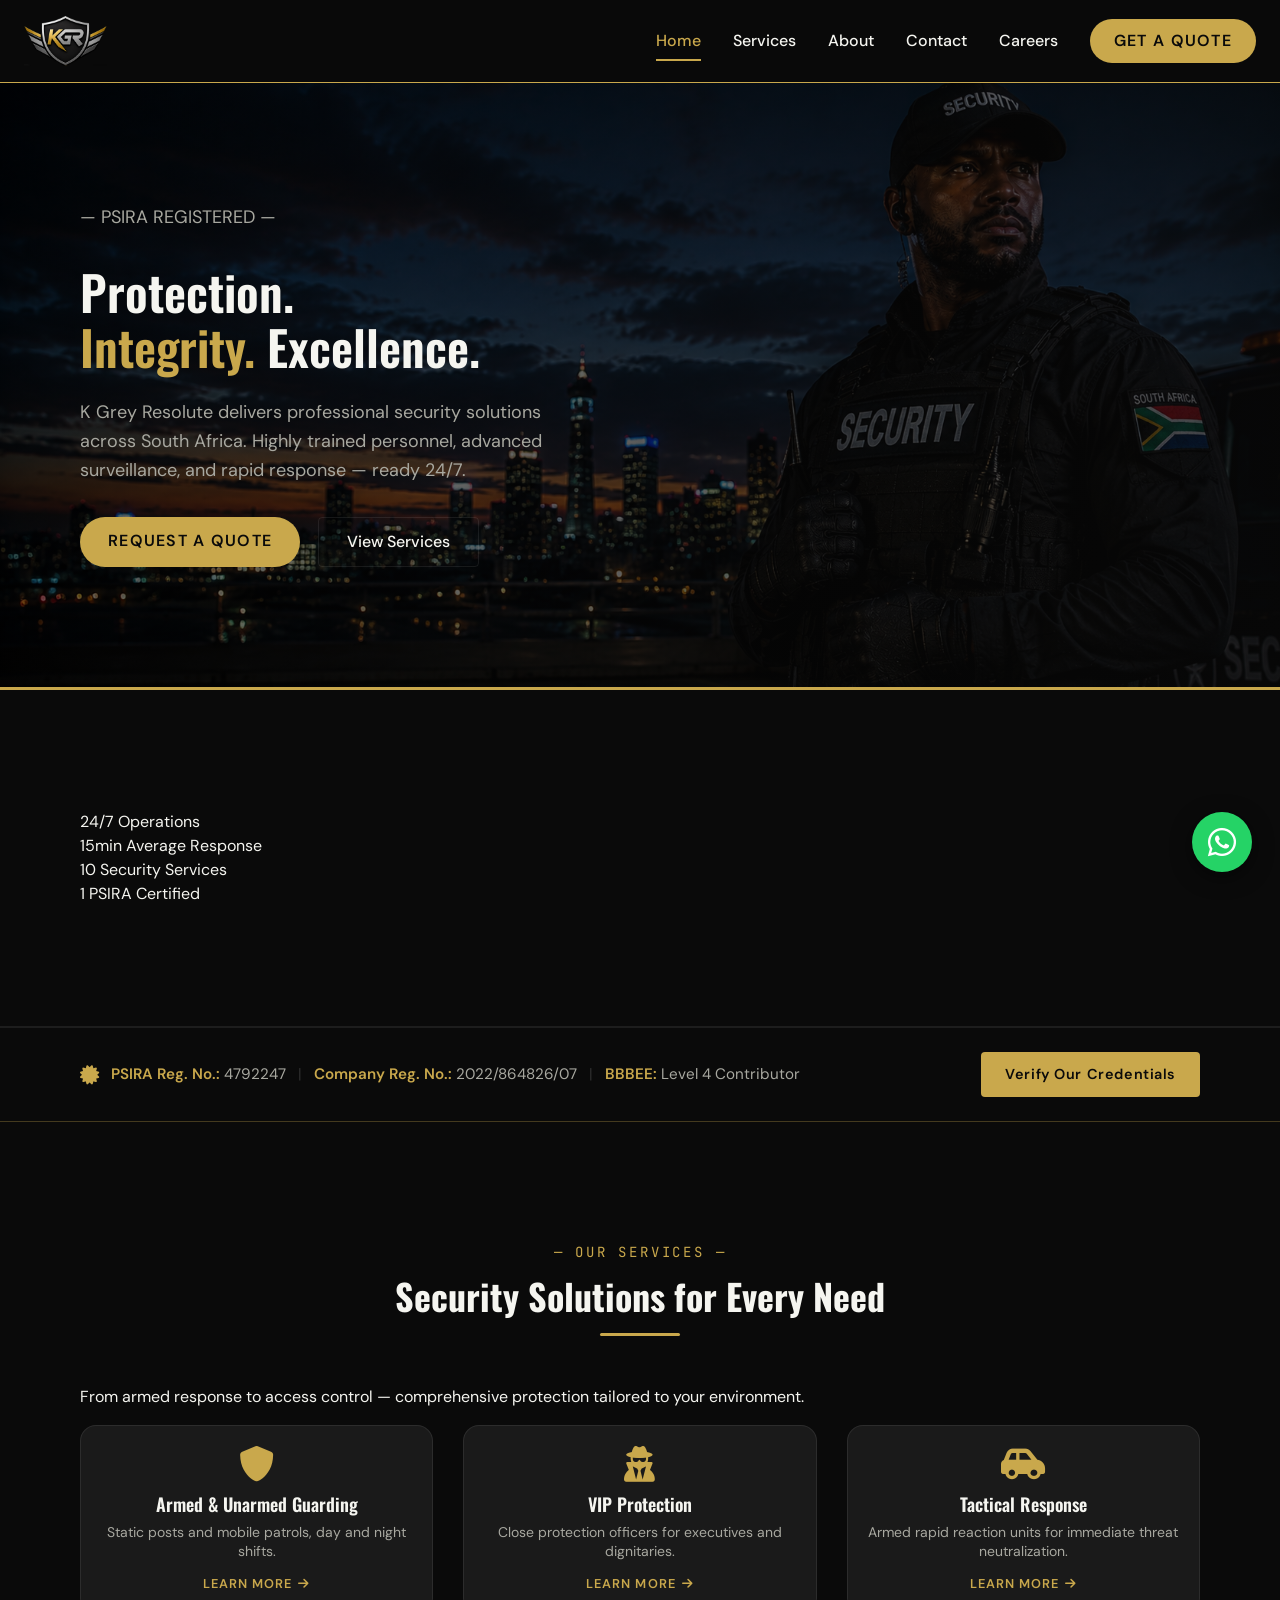
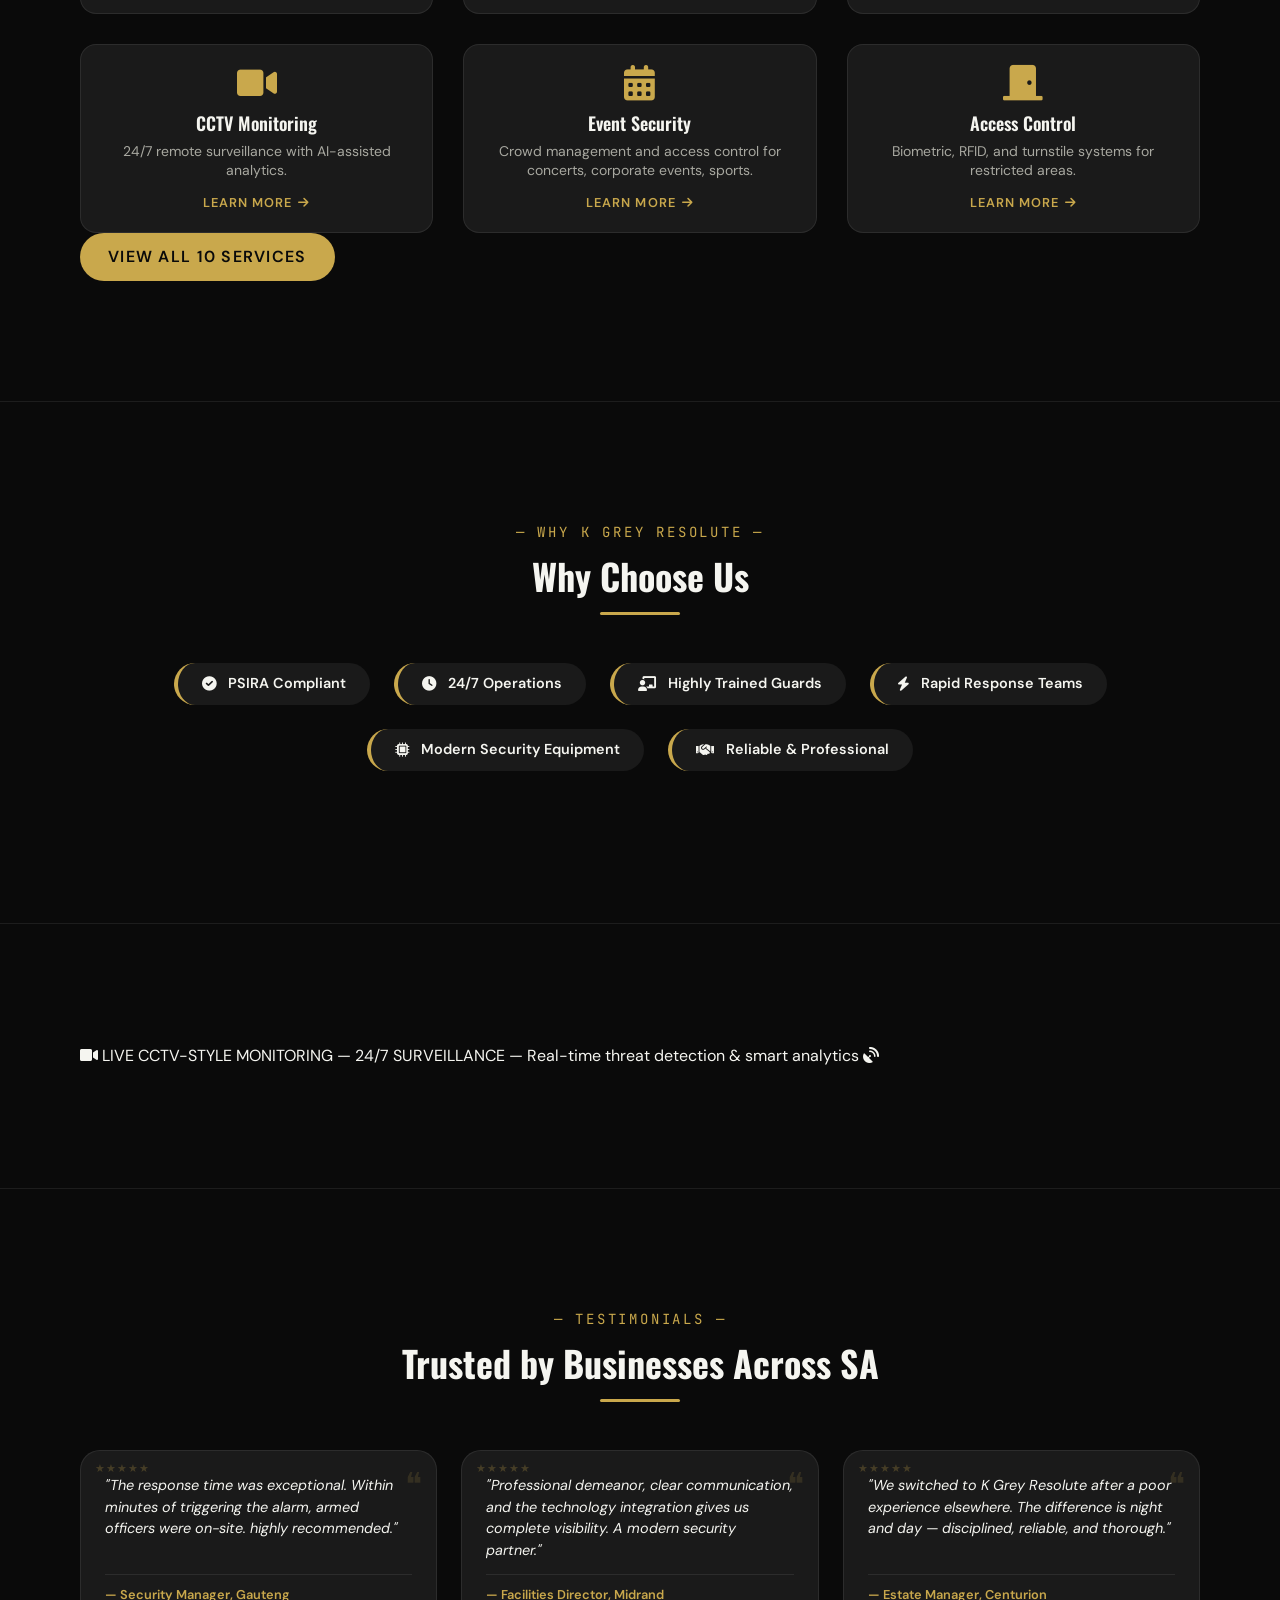
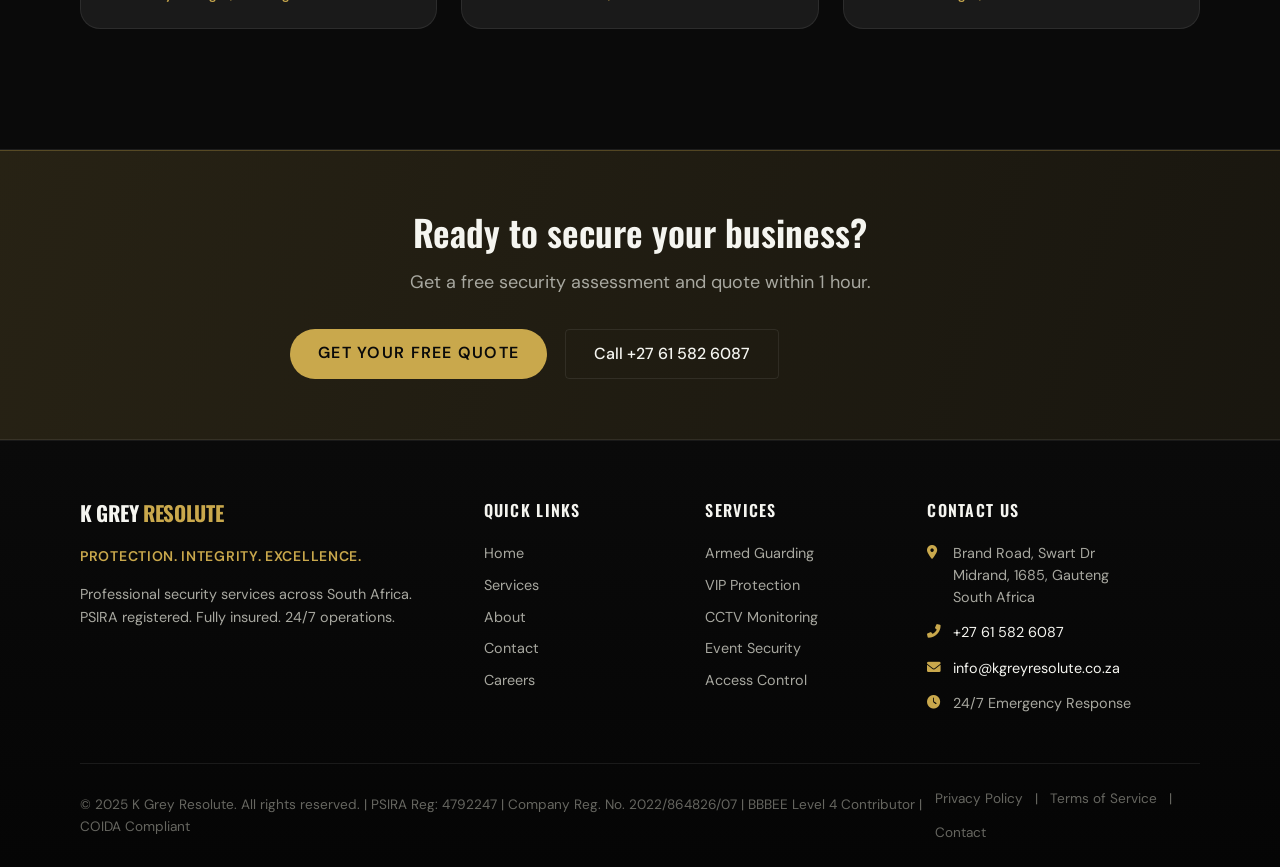
<file: index.html>
<!DOCTYPE html>
<html lang="en">
<head>
  <meta charset="UTF-8">
  <meta name="viewport" content="width=device-width, initial-scale=1.0, viewport-fit=cover">
  <meta name="description" content="K Grey Resolute Security — professional security solutions across South Africa. 24/7 armed response, CCTV monitoring, VIP protection, access control, patrol services. PSIRA certified.">
  <meta name="keywords" content="security South Africa, PSIRA registered, armed response, CCTV monitoring, security guards, VIP protection, access control, Midrand, Gauteng">
  <meta name="author" content="K Grey Resolute">
  <title>K Grey Resolute | Premium Security Solutions South Africa</title>

  <!-- Fonts: Oswald (headings), DM Sans (body), JetBrains Mono (labels) -->
  <link rel="preconnect" href="https://fonts.googleapis.com">
  <link rel="preconnect" href="https://fonts.gstatic.com" crossorigin>
  <link href="https://fonts.googleapis.com/css2?family=DM+Sans:wght@300;400;500;600&family=JetBrains+Mono:wght@400;500&family=Oswald:wght@400;500;600;700&display=swap" rel="stylesheet">

   <!-- Icons: Font Awesome 6 Free -->
   <link rel="stylesheet" href="https://cdnjs.cloudflare.com/ajax/libs/font-awesome/6.0.0-beta3/css/all.min.css">

   <!-- Favicon -->
   <link rel="icon" type="image/png" href="favicon.png">

   <!-- External Stylesheets -->
  <link rel="stylesheet" href="css/variables.css">
  <link rel="stylesheet" href="css/reset.css">
  <link rel="stylesheet" href="css/typography.css">
  <link rel="stylesheet" href="css/layout.css">
  <link rel="stylesheet" href="css/components.css">
  <link rel="stylesheet" href="css/animations.css">
  <link rel="stylesheet" href="css/utilities.css">
</head>
<body>

<!-- WhatsApp Floating Button -->
<a href="https://wa.me/27615826087" class="whatsapp-float" target="_blank" rel="noopener noreferrer" aria-label="Chat on WhatsApp">
  <i class="fab fa-whatsapp"></i>
</a>

<!-- Navbar -->
<header class="navbar">
  <div class="nav-container">
    <a href="index.html" class="logo" aria-label="K Grey Resolute Home">
      <img src="assets/images/mobile-logo.png" alt="K Grey Resolute" class="logo-mobile">
      <img src="assets/images/desktop-logo.png" alt="K Grey Resolute" class="logo-desktop">
    </a>
    <button class="menu-toggle" id="mobile-menu" aria-label="Toggle navigation menu" aria-expanded="false">
      <span class="hamburger-box">
        <span class="hamburger-inner"></span>
      </span>
    </button>
    <nav>
      <ul class="nav-links" id="nav-links">
        <!-- Close button (visible on mobile) -->
        <li>
          <button class="menu-close" aria-label="Close menu">&times;</button>
        </li>
        <li><a href="index.html" class="active">Home</a></li>
        <li><a href="services.html">Services</a></li>
        <li><a href="about.html">About</a></li>
        <li><a href="contact.html">Contact</a></li>
        <li><a href="careers.html">Careers</a></li>
        <li><a href="contact.html" class="nav-cta">Get a Quote</a></li>
      </ul>
    </nav>
  </div>
</header>

<main>

<!-- Hero Section -->
<section id="hero" class="hero">
  <div class="container">
    <div class="hero-content">
      <p class="hero-preheadline">— PSIRA REGISTERED —</p>
      <h1 class="hero-title">Protection.<br><span class="text-gold">Integrity.</span> Excellence.</h1>
      <p class="hero-subtitle">K Grey Resolute delivers professional security solutions across South Africa. Highly trained personnel, advanced surveillance, and rapid response — ready 24/7.</p>
      <div class="btn-group">
        <a href="contact.html" class="btn-primary" id="quoteBtn">Request a Quote</a>
        <a href="services.html" class="btn-ghost">View Services</a>
      </div>
    </div>
  </div>
</section>

<!-- Stats Bar -->
<section class="stats-bar" aria-label="Key statistics">
  <div class="container">
    <div class="stats-grid">
      <div class="stat-item">
        <span class="stat-number" data-target="24">24</span><span class="stat-suffix">/7</span>
        <span class="stat-label">Operations</span>
      </div>
      <div class="stat-item">
        <span class="stat-number" data-target="15">15</span><span class="stat-suffix">min</span>
        <span class="stat-label">Average Response</span>
      </div>
      <div class="stat-item">
        <span class="stat-number" data-target="10">10</span><span class="stat-suffix"></span>
        <span class="stat-label">Security Services</span>
      </div>
      <div class="stat-item">
        <span class="stat-number" data-target="1">1</span><span class="stat-suffix"></span>
        <span class="stat-label">PSIRA Certified</span>
      </div>
    </div>
  </div>
</section>

<!-- Credentials Bar (Important Company Credentials) -->
<section class="credentials-bar" aria-label="Company credentials and registrations">
  <div class="container">
    <div class="credentials-inner">
      <div class="credentials-text">
        <i class="fas fa-certificate"></i>
        <span><strong>PSIRA Reg. No.:</strong> 4792247</span>
        <span class="separator">|</span>
        <span><strong>Company Reg. No.:</strong> 2022/864826/07</span>
        <span class="separator">|</span>
        <span><strong>BBBEE:</strong> Level 4 Contributor</span>
      </div>
      <div class="credentials-cta">
        <a href="contact.html" class="btn-credentials">Verify Our Credentials</a>
      </div>
    </div>
  </div>
</section>

<!-- Services Overview -->
<section id="services-overview" class="section-services">
  <div class="container">
    <div class="section-header">
      <span class="section-label">— Our Services —</span>
      <h2 class="section-title">Security Solutions for Every Need</h2>
      <p class="section-subtitle">From armed response to access control — comprehensive protection tailored to your environment.</p>
    </div>
    <div class="services-grid">
       <article class="service-card">
         <i class="fas fa-shield-alt"></i>
         <h3>Armed & Unarmed Guarding</h3>
         <p>Static posts and mobile patrols, day and night shifts.</p>
         <a href="services.html#armed-guarding" class="service-link">Learn More <i class="fas fa-arrow-right"></i></a>
       </article>
       <article class="service-card">
         <i class="fas fa-user-secret"></i>
         <h3>VIP Protection</h3>
         <p>Close protection officers for executives and dignitaries.</p>
         <a href="services.html#vip-protection" class="service-link">Learn More <i class="fas fa-arrow-right"></i></a>
       </article>
       <article class="service-card">
         <i class="fas fa-car-side"></i>
         <h3>Tactical Response</h3>
         <p>Armed rapid reaction units for immediate threat neutralization.</p>
         <a href="services.html#tactical-response" class="service-link">Learn More <i class="fas fa-arrow-right"></i></a>
       </article>
       <article class="service-card">
         <i class="fas fa-video"></i>
         <h3>CCTV Monitoring</h3>
         <p>24/7 remote surveillance with AI-assisted analytics.</p>
         <a href="services.html#cctv-monitoring" class="service-link">Learn More <i class="fas fa-arrow-right"></i></a>
       </article>
       <article class="service-card">
         <i class="fas fa-calendar-alt"></i>
         <h3>Event Security</h3>
         <p>Crowd management and access control for concerts, corporate events, sports.</p>
         <a href="services.html#event-security" class="service-link">Learn More <i class="fas fa-arrow-right"></i></a>
       </article>
       <article class="service-card">
         <i class="fas fa-door-closed"></i>
         <h3>Access Control</h3>
         <p>Biometric, RFID, and turnstile systems for restricted areas.</p>
         <a href="services.html#access-control" class="service-link">Learn More <i class="fas fa-arrow-right"></i></a>
       </article>
    </div>
    <div class="section-cta">
      <a href="services.html" class="btn-primary">View All 10 Services</a>
    </div>
  </div>
</section>

<!-- Why Choose Us -->
<section id="why-choose-us" class="section-why">
  <div class="container">
    <div class="section-header">
      <span class="section-label">— Why K Grey Resolute —</span>
      <h2 class="section-title">Why Choose Us</h2>
    </div>
    <div class="why-grid">
      <div class="why-item"><i class="fas fa-check-circle"></i> PSIRA Compliant</div>
      <div class="why-item"><i class="fas fa-clock"></i> 24/7 Operations</div>
      <div class="why-item"><i class="fas fa-chalkboard-user"></i> Highly Trained Guards</div>
      <div class="why-item"><i class="fas fa-bolt"></i> Rapid Response Teams</div>
      <div class="why-item"><i class="fas fa-microchip"></i> Modern Security Equipment</div>
      <div class="why-item"><i class="fas fa-handshake"></i> Reliable & Professional</div>
    </div>
  </div>
</section>

<!-- Live Monitoring Banner (styled like a ticker) -->
<section class="monitoring-banner">
  <div class="container">
    <div class="monitoring-inner">
      <i class="fas fa-video"></i>
      <span class="monitoring-text">LIVE CCTV-STYLE MONITORING — 24/7 SURVEILLANCE — Real-time threat detection & smart analytics</span>
      <i class="fas fa-satellite-dish"></i>
    </div>
  </div>
</section>

<!-- Testimonials -->
<section id="testimonials" class="section-testimonials">
  <div class="container">
    <div class="section-header">
      <span class="section-label">— Testimonials —</span>
      <h2 class="section-title">Trusted by Businesses Across SA</h2>
    </div>
    <div class="testimonials-grid">
      <blockquote class="testimonial-card">
        <div class="quote-mark">❝</div>
        <p class="quote-text">"The response time was exceptional. Within minutes of triggering the alarm, armed officers were on-site. highly recommended."</p>
        <footer class="quote-author">— Security Manager, Gauteng</footer>
      </blockquote>
      <blockquote class="testimonial-card">
        <div class="quote-mark">❝</div>
        <p class="quote-text">"Professional demeanor, clear communication, and the technology integration gives us complete visibility. A modern security partner."</p>
        <footer class="quote-author">— Facilities Director, Midrand</footer>
      </blockquote>
      <blockquote class="testimonial-card">
        <div class="quote-mark">❝</div>
        <p class="quote-text">"We switched to K Grey Resolute after a poor experience elsewhere. The difference is night and day — disciplined, reliable, and thorough."</p>
        <footer class="quote-author">— Estate Manager, Centurion</footer>
      </blockquote>
    </div>
  </div>
</section>

<!-- Bottom CTA Banner -->
<section class="cta-banner">
  <div class="container">
    <div class="cta-content">
      <h2 class="cta-headline">Ready to secure your business?</h2>
      <p class="cta-subtitle">Get a free security assessment and quote within 1 hour.</p>
      <div class="btn-group">
        <a href="contact.html" class="btn-primary">Get Your Free Quote</a>
        <a href="tel:+27615826087" class="btn-ghost">Call +27 61 582 6087</a>
      </div>
    </div>
   </div>
 </section>

 <!-- Mobile Bottom CTA Bar (only visible on mobile) -->
 <div class="mobile-cta-bar" id="mobileCtaBar">
   <a href="tel:+27615826087" class="btn-mobile-call">
     <i class="fas fa-phone-alt"></i> Call Now
   </a>
   <a href="contact.html" class="btn-mobile-quote">Get a Quote</a>
 </div>

</main>

<!-- Footer -->
<footer class="site-footer">
  <div class="container">
    <div class="footer-grid">
      <div class="footer-col">
        <h3 class="footer-logo">K GREY <span>RESOLUTE</span></h3>
        <p class="footer-tagline">Protection. Integrity. Excellence.</p>
        <p class="footer-description">Professional security services across South Africa. PSIRA registered. Fully insured. 24/7 operations.</p>
      </div>
      <div class="footer-col">
        <h4>Quick Links</h4>
        <ul class="footer-links">
          <li><a href="index.html">Home</a></li>
          <li><a href="services.html">Services</a></li>
          <li><a href="about.html">About</a></li>
          <li><a href="contact.html">Contact</a></li>
          <li><a href="careers.html">Careers</a></li>
        </ul>
      </div>
      <div class="footer-col">
        <h4>Services</h4>
        <ul class="footer-links">
          <li><a href="services.html#armed-guarding">Armed Guarding</a></li>
          <li><a href="services.html#vip-protection">VIP Protection</a></li>
          <li><a href="services.html#cctv-monitoring">CCTV Monitoring</a></li>
          <li><a href="services.html#event-security">Event Security</a></li>
          <li><a href="services.html#access-control">Access Control</a></li>
        </ul>
      </div>
      <div class="footer-col">
        <h4>Contact Us</h4>
        <address class="footer-contact">
          <p><i class="fas fa-map-marker-alt"></i> Brand Road, Swart Dr<br>Midrand, 1685, Gauteng<br>South Africa</p>
          <p><i class="fas fa-phone-alt"></i> <a href="tel:+27615826087">+27 61 582 6087</a></p>
          <p><i class="fas fa-envelope"></i> <a href="mailto:info@kgreyresolute.co.za">info@kgreyresolute.co.za</a></p>
          <p><i class="fas fa-clock"></i> 24/7 Emergency Response</p>
        </address>
      </div>
    </div>
    <div class="footer-legal">
       <p>&copy; 2025 K Grey Resolute. All rights reserved. | PSIRA Reg: 4792247 | Company Reg. No. 2022/864826/07 | BBBEE Level 4 Contributor | COIDA Compliant</p>
      <p class="footer-legal-links">
        <a href="#">Privacy Policy</a> | 
        <a href="#">Terms of Service</a> | 
        <a href="contact.html">Contact</a>
      </p>
    </div>
  </div>
</footer>

<!-- JavaScript: Mobile menu + smooth scroll + form handling -->
<script>
  const menuToggle = document.getElementById('mobile-menu');
  const navLinks = document.getElementById('nav-links');
  if (menuToggle && navLinks) {
    // Toggle menu
    menuToggle.addEventListener('click', (e) => {
      e.stopPropagation();
      const isExpanded = menuToggle.getAttribute('aria-expanded') === 'true';
      const willOpen = !isExpanded;

      // Update ARIA state — triggers hamburger animation via CSS
      menuToggle.setAttribute('aria-expanded', willOpen);

      // Toggle menu visibility with animation
      navLinks.classList.toggle('show');

      // Lock body scroll when menu is open
      document.body.style.overflow = willOpen ? 'hidden' : '';
    });

    // Close button
    const closeBtn = document.querySelector('.menu-close');
    if (closeBtn) {
      closeBtn.addEventListener('click', () => {
        navLinks.classList.remove('show');
        menuToggle.setAttribute('aria-expanded', 'false');
        document.body.style.overflow = '';
      });
    }

    // Close when clicking a nav link
    navLinks.querySelectorAll('a').forEach(link => {
      link.addEventListener('click', () => {
        navLinks.classList.remove('show');
        menuToggle.setAttribute('aria-expanded', 'false');
        document.body.style.overflow = '';
      });
    });

    // Close when clicking outside (on overlay background)
    document.addEventListener('click', (e) => {
      if (navLinks.classList.contains('show') && !navLinks.contains(e.target) && e.target !== menuToggle) {
        navLinks.classList.remove('show');
        menuToggle.setAttribute('aria-expanded', 'false');
        document.body.style.overflow = '';
      }
    });

    // Close on Escape key
    document.addEventListener('keydown', (e) => {
      if (e.key === 'Escape' && navLinks.classList.contains('show')) {
        navLinks.classList.remove('show');
        menuToggle.setAttribute('aria-expanded', 'false');
        document.body.style.overflow = '';
        menuToggle.focus();
      }
    });
  }

  // Smooth scroll for internal anchor links
  document.querySelectorAll('a[href^="#"]').forEach(anchor => {
    anchor.addEventListener('click', function(e) {
      const targetId = this.getAttribute('href');
      if (targetId === "#" || targetId === "") return;
      const targetElem = document.querySelector(targetId);
      if (targetElem) {
        e.preventDefault();
        targetElem.scrollIntoView({ behavior: 'smooth' });
        if (navLinks && navLinks.classList.contains('show')) {
          navLinks.classList.remove('show');
          menuToggle.setAttribute('aria-expanded', 'false');
          document.body.style.overflow = '';
        }
      }
    });
  });
</script>

</body>
</html>
</file>
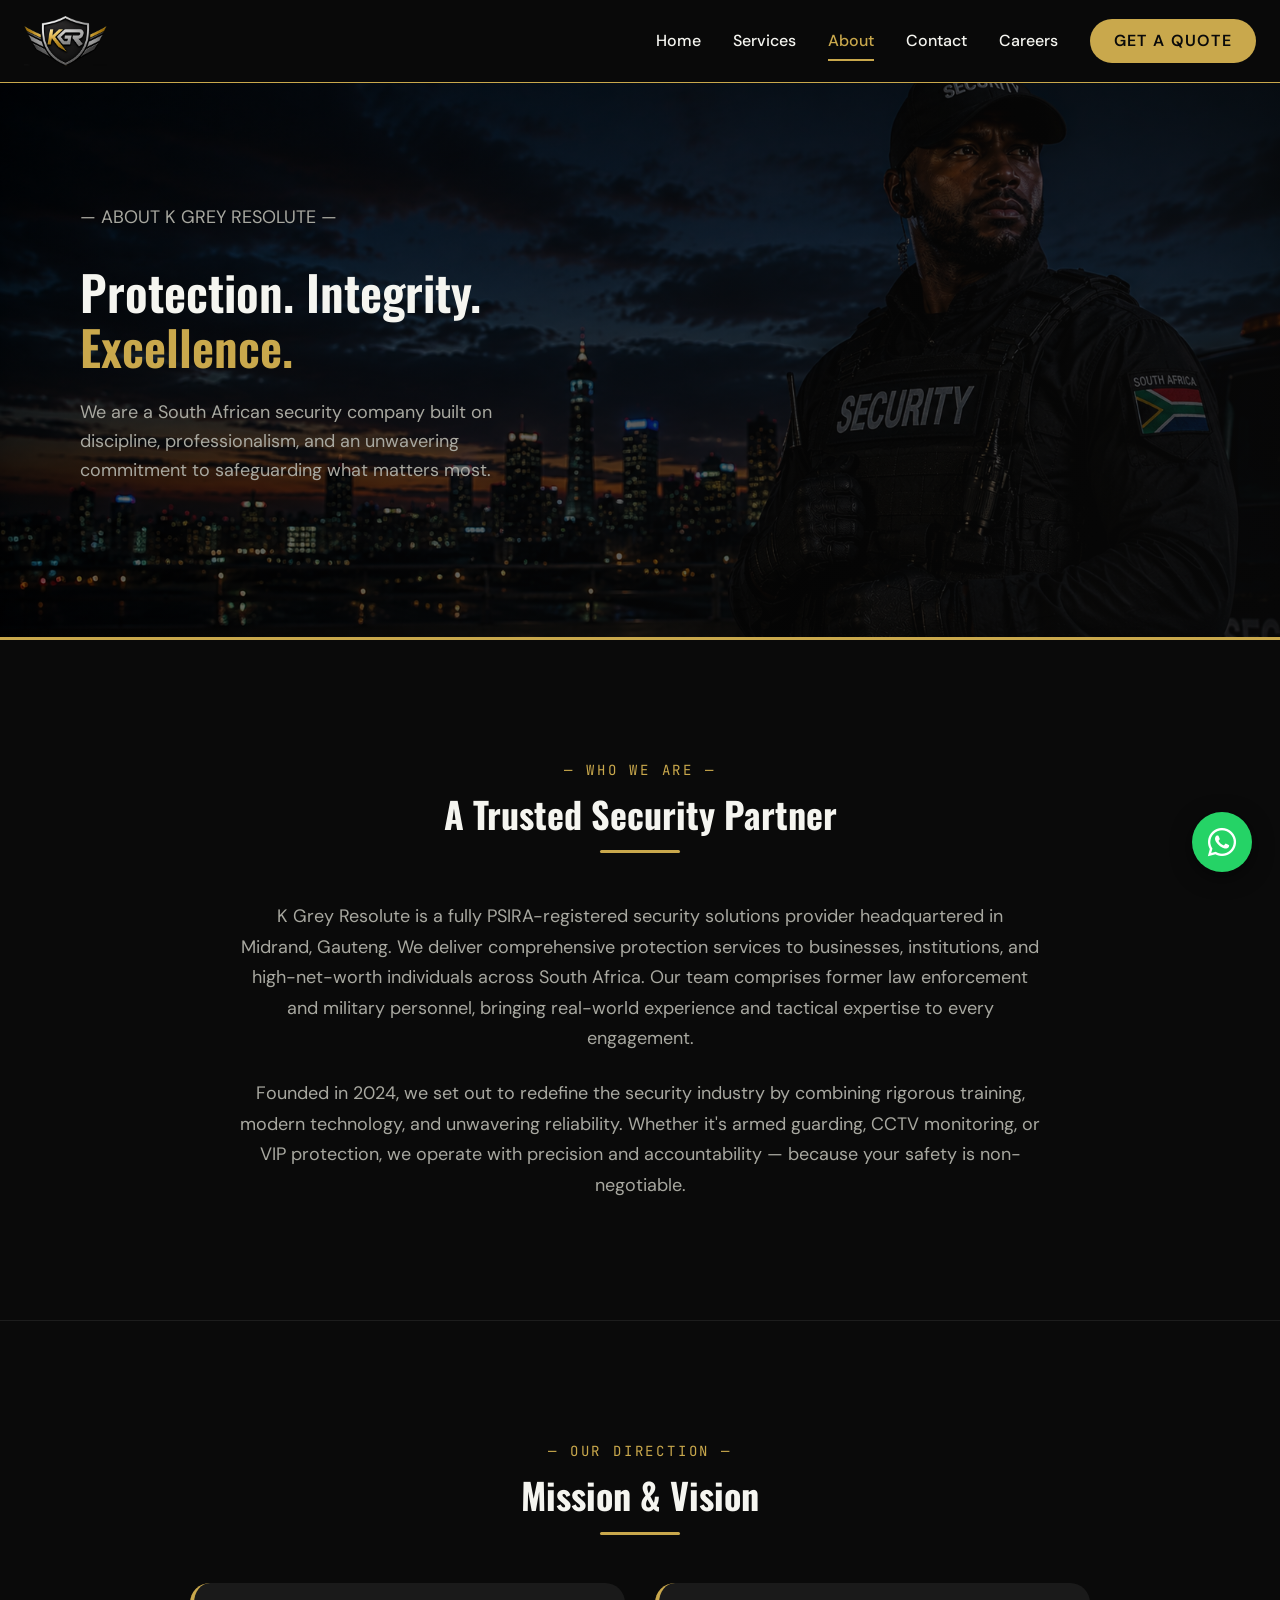
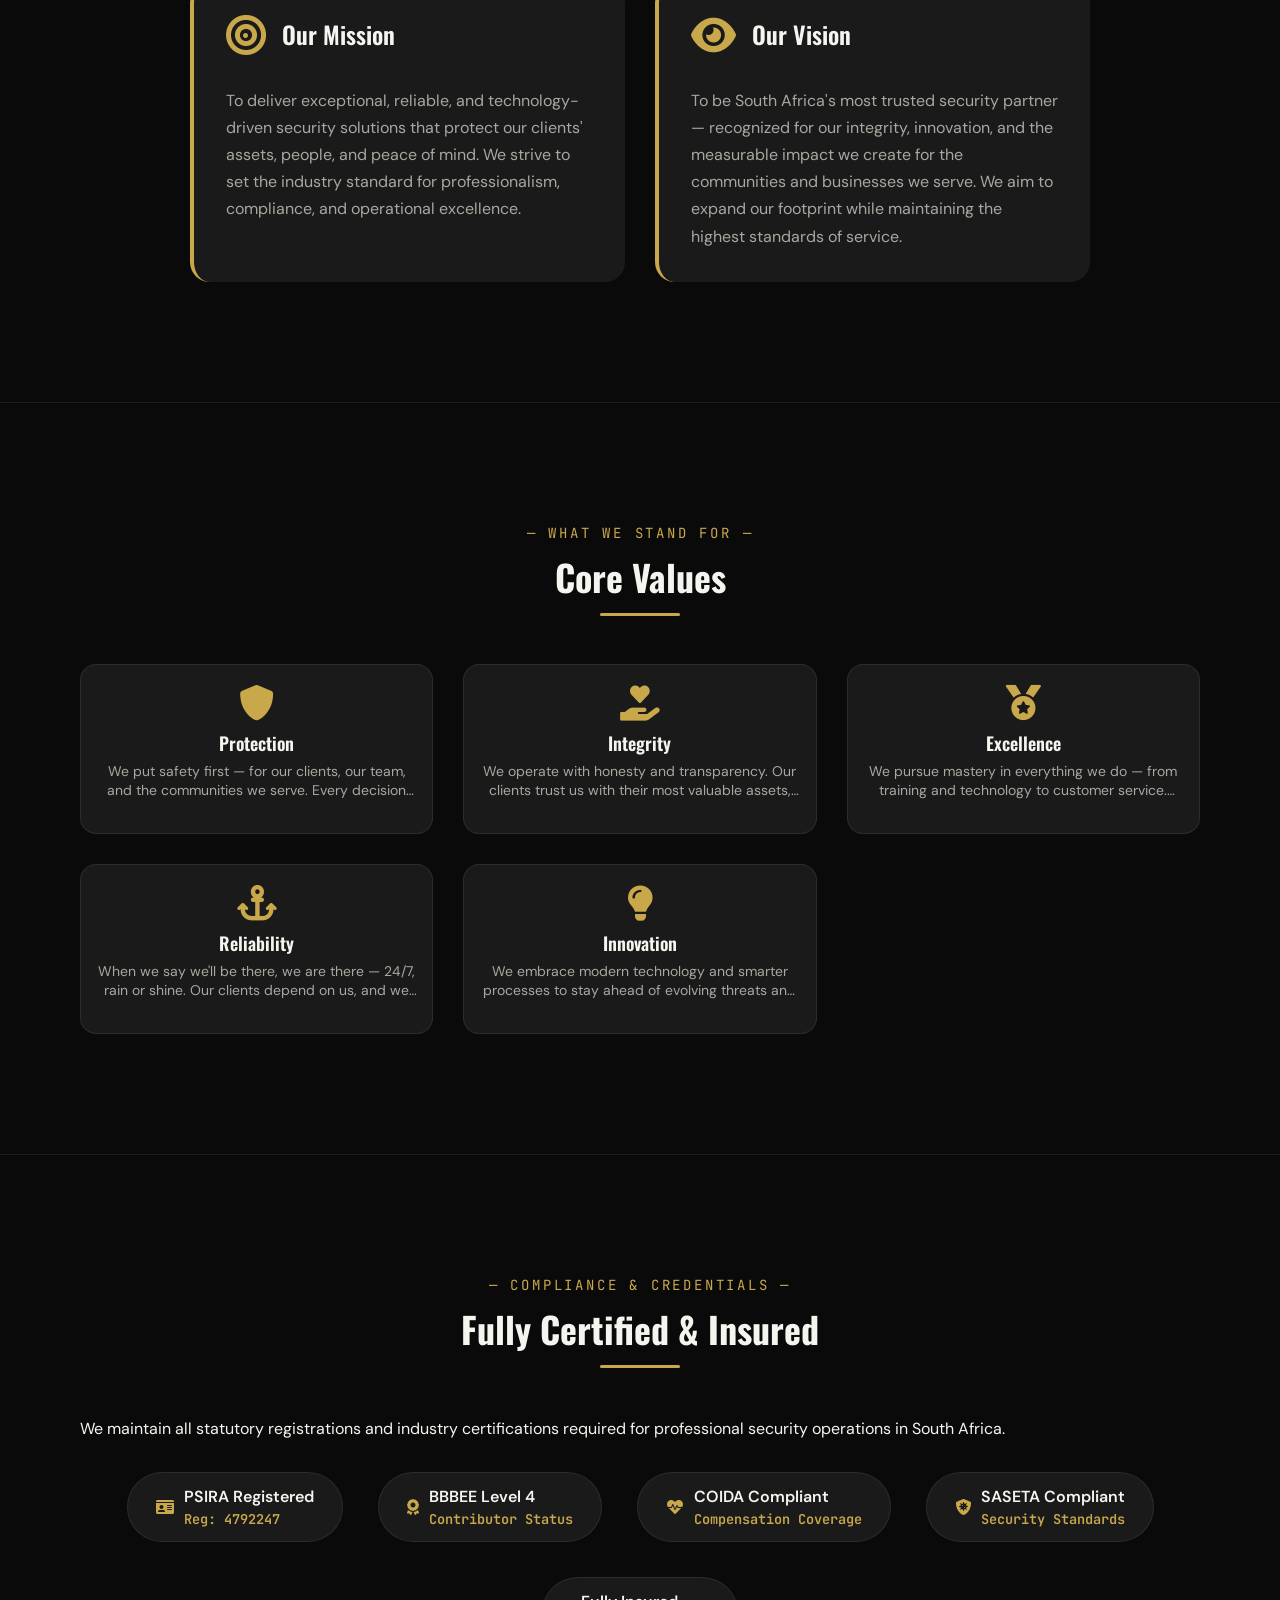
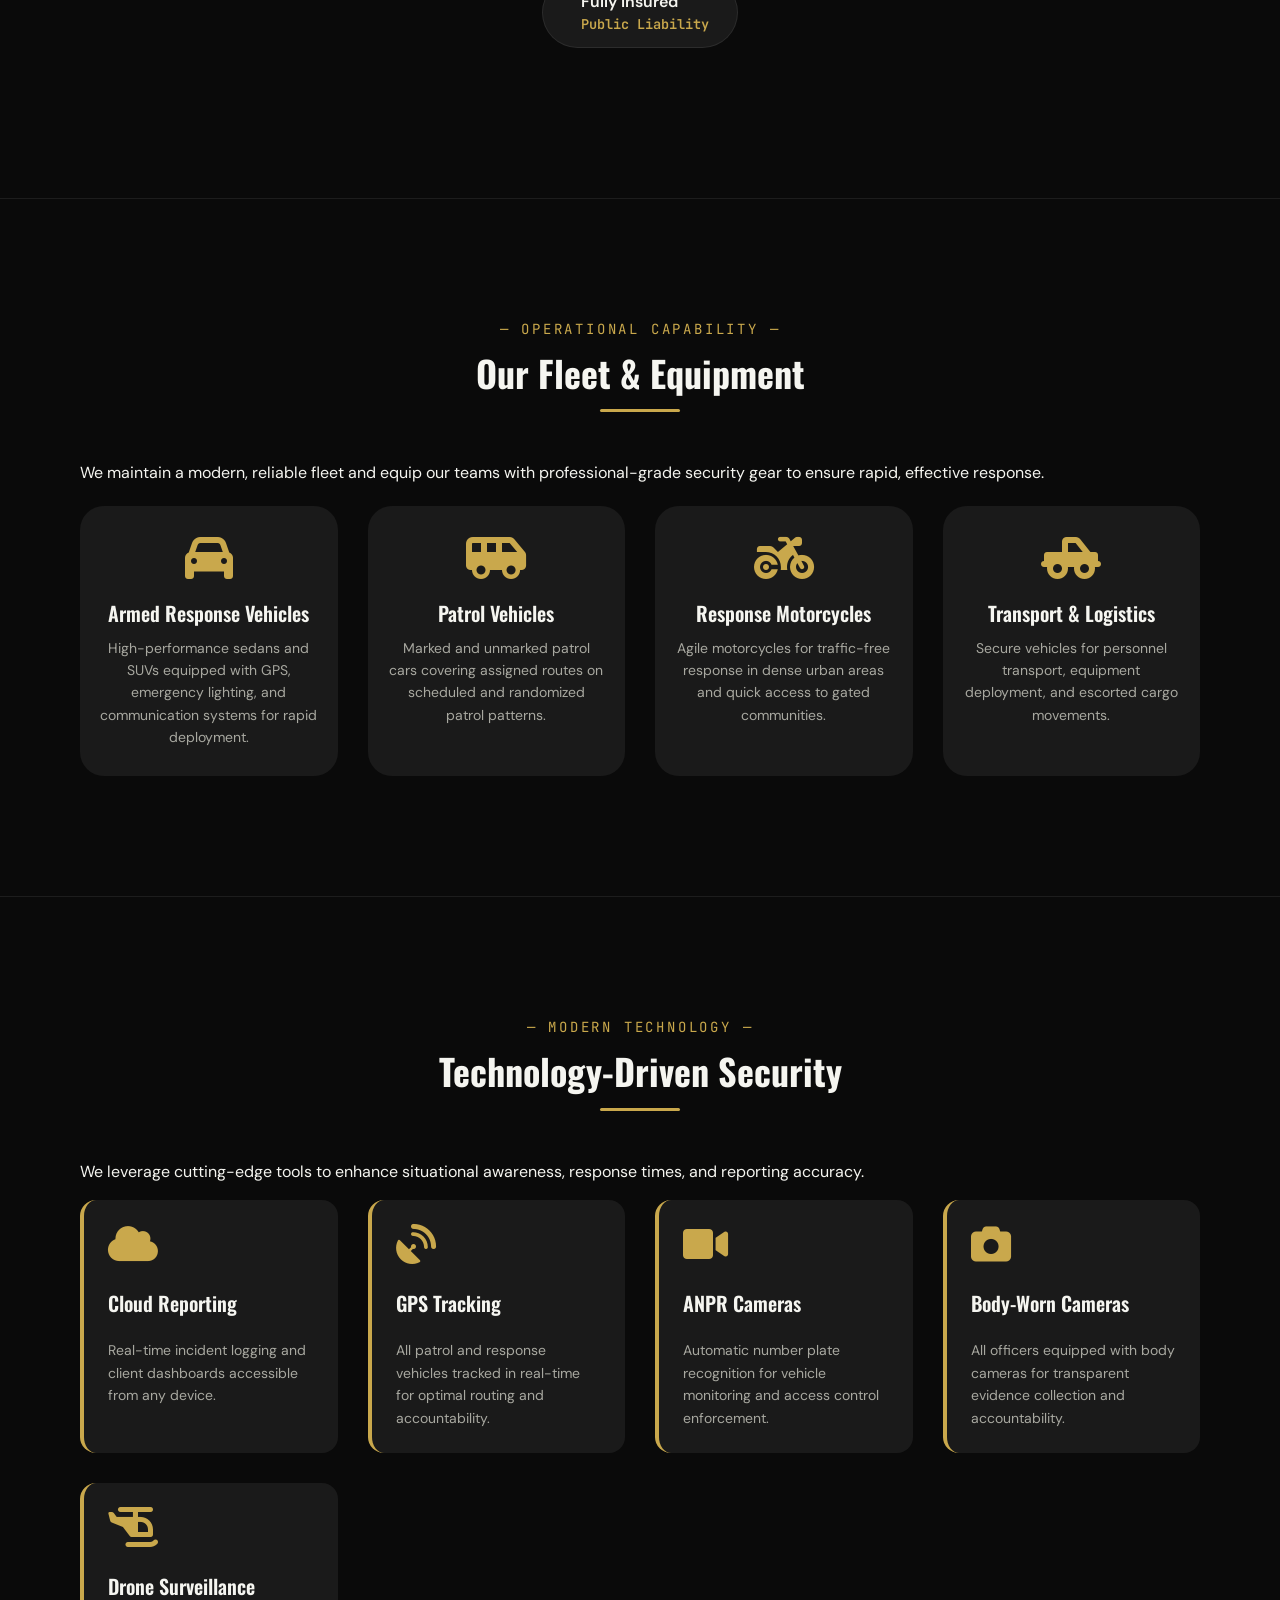
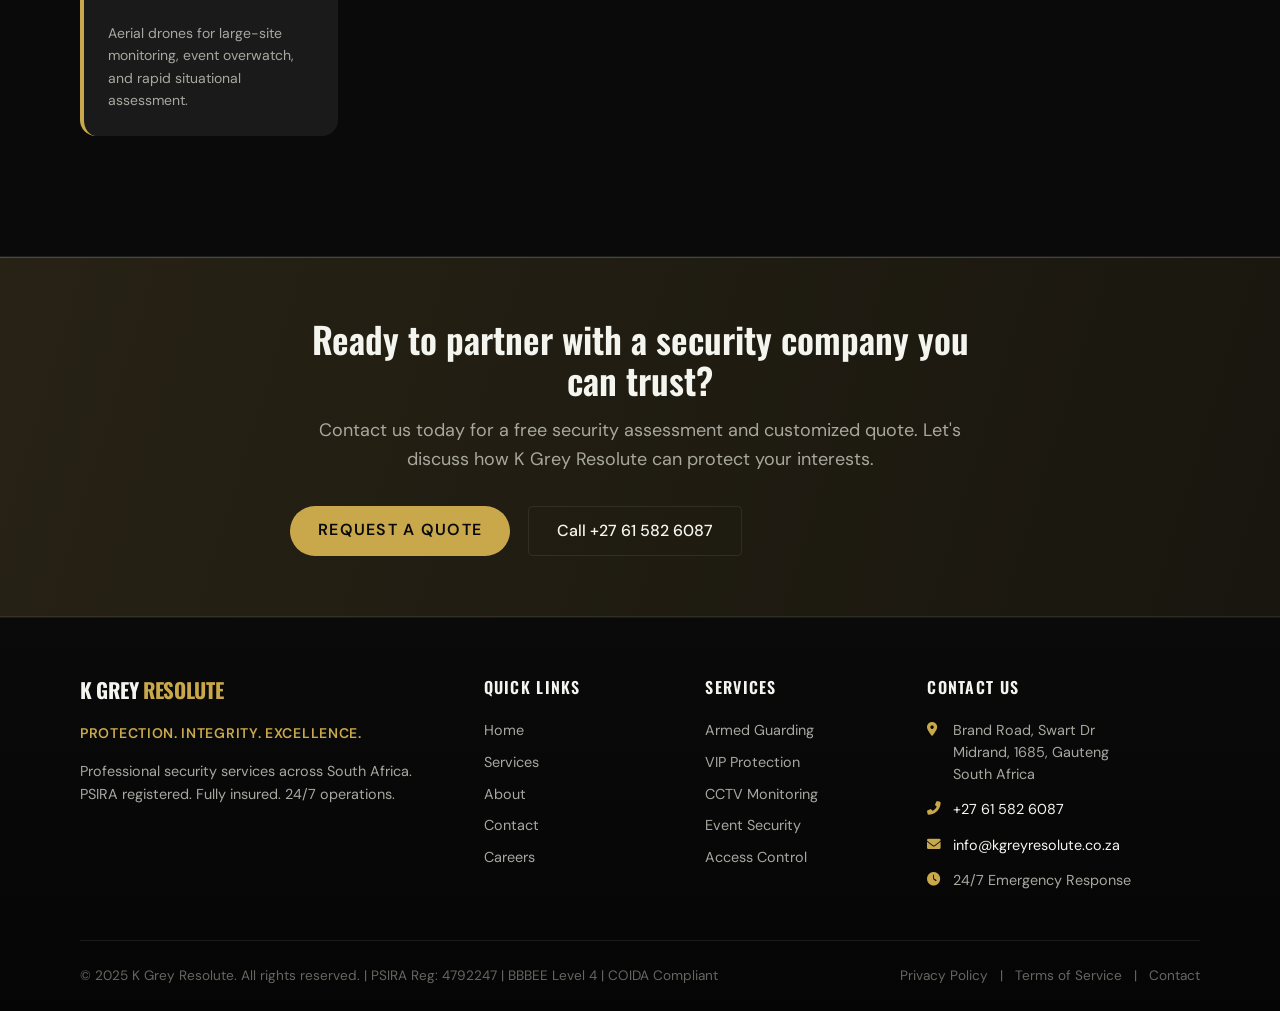
<file: about.html>
<!DOCTYPE html>
<html lang="en">
<head>
  <meta charset="UTF-8">
  <meta name="viewport" content="width=device-width, initial-scale=1.0, viewport-fit=cover">
  <meta name="description" content="About K Grey Resolute Security — learn about our mission, values, compliance credentials (PSIRA, BBBEE, COIDA, SASETA), fleet, and technology. A trusted South African security partner.">
  <meta name="keywords" content="about K Grey Resolute, security company South Africa, PSIRA registered, BBBEE Level 4, security compliance, security fleet, security technology">
  <meta name="author" content="K Grey Resolute">
  <title>About Us | K Grey Resolute Security South Africa</title>

  <!-- Fonts: Oswald (headings), DM Sans (body), JetBrains Mono (labels) -->
  <link rel="preconnect" href="https://fonts.googleapis.com">
  <link rel="preconnect" href="https://fonts.gstatic.com" crossorigin>
  <link href="https://fonts.googleapis.com/css2?family=DM+Sans:wght@300;400;500;600&family=JetBrains+Mono:wght@400;500&family=Oswald:wght@400;500;600;700&display=swap" rel="stylesheet">

   <!-- Icons: Font Awesome 6 Free -->
   <link rel="stylesheet" href="https://cdnjs.cloudflare.com/ajax/libs/font-awesome/6.0.0-beta3/css/all.min.css">

   <!-- Favicon -->
   <link rel="icon" type="image/png" href="favicon.png">

   <!-- External Stylesheets -->
  <link rel="stylesheet" href="css/variables.css">
  <link rel="stylesheet" href="css/reset.css">
  <link rel="stylesheet" href="css/typography.css">
  <link rel="stylesheet" href="css/layout.css">
  <link rel="stylesheet" href="css/components.css">
  <link rel="stylesheet" href="css/animations.css">
  <link rel="stylesheet" href="css/utilities.css">
</head>
<body>

<!-- WhatsApp Floating Button -->
<a href="https://wa.me/27615826087" class="whatsapp-float" target="_blank" rel="noopener noreferrer" aria-label="Chat on WhatsApp">
  <i class="fab fa-whatsapp"></i>
</a>

<!-- Navbar -->
<header class="navbar">
  <div class="nav-container">
    <a href="index.html" class="logo" aria-label="K Grey Resolute Home">
      <img src="assets/images/mobile-logo.png" alt="K Grey Resolute" class="logo-mobile">
      <img src="assets/images/desktop-logo.png" alt="K Grey Resolute" class="logo-desktop">
    </a>
    <button class="menu-toggle" id="mobile-menu" aria-label="Toggle navigation menu" aria-expanded="false">
      <span class="hamburger-box">
        <span class="hamburger-inner"></span>
      </span>
    </button>
    <nav>
      <ul class="nav-links" id="nav-links">
        <li>
          <button class="menu-close" aria-label="Close menu">&times;</button>
        </li>
        <li><a href="index.html">Home</a></li>
        <li><a href="services.html">Services</a></li>
        <li><a href="about.html" class="active">About</a></li>
        <li><a href="contact.html">Contact</a></li>
        <li><a href="careers.html">Careers</a></li>
        <li><a href="contact.html" class="nav-cta">Get a Quote</a></li>
      </ul>
    </nav>
  </div>
</header>

<main>

<!-- Page Hero Banner -->
<section class="hero" aria-label="About K Grey Resolute introduction">
  <div class="container">
    <div class="hero-content">
      <p class="hero-preheadline">— ABOUT K GREY RESOLUTE —</p>
      <h1 class="hero-title">Protection. Integrity.<br><span class="text-gold">Excellence.</span></h1>
      <p class="hero-subtitle">We are a South African security company built on discipline, professionalism, and an unwavering commitment to safeguarding what matters most.</p>
    </div>
  </div>
</section>

<!-- Company Overview -->
<section class="section-services" aria-label="Company overview">
  <div class="container">
    <div class="section-header">
      <span class="section-label">— Who We Are —</span>
      <h2 class="section-title">A Trusted Security Partner</h2>
    </div>
    <div style="max-width: 800px; margin: 0 auto; text-align: center;">
      <p style="font-size: var(--text-lg); color: var(--text-secondary); line-height: 1.7; margin-bottom: 24px;">
        K Grey Resolute is a fully PSIRA-registered security solutions provider headquartered in Midrand, Gauteng. We deliver comprehensive protection services to businesses, institutions, and high-net-worth individuals across South Africa. Our team comprises former law enforcement and military personnel, bringing real-world experience and tactical expertise to every engagement.
      </p>
      <p style="font-size: var(--text-lg); color: var(--text-secondary); line-height: 1.7; margin: 0;">
        Founded in 2024, we set out to redefine the security industry by combining rigorous training, modern technology, and unwavering reliability. Whether it's armed guarding, CCTV monitoring, or VIP protection, we operate with precision and accountability — because your safety is non-negotiable.
      </p>
    </div>
  </div>
</section>

<!-- Mission & Vision -->
<section class="section-why" aria-label="Mission and vision">
  <div class="container">
    <div class="section-header">
      <span class="section-label">— Our Direction —</span>
      <h2 class="section-title">Mission & Vision</h2>
    </div>
    <div class="services-grid" style="grid-template-columns: repeat(auto-fit, minmax(300px, 1fr)); max-width: 900px; margin: 0 auto;">
      <!-- Mission -->
      <div class="why-item" style="flex-direction: column; align-items: flex-start; padding: 32px; background: var(--bg-tertiary); border-radius: 20px; border-left: 4px solid var(--accent);">
        <div style="display: flex; align-items: center; gap: 16px; margin-bottom: 20px;">
          <i class="fas fa-bullseye" style="font-size: 2.5rem; color: var(--accent);"></i>
          <h3 style="margin: 0; font-family: var(--font-display); font-size: var(--text-2xl); color: var(--text-primary);">Our Mission</h3>
        </div>
        <p style="color: var(--text-secondary); line-height: 1.7; margin: 0;">
          To deliver exceptional, reliable, and technology-driven security solutions that protect our clients' assets, people, and peace of mind. We strive to set the industry standard for professionalism, compliance, and operational excellence.
        </p>
      </div>

      <!-- Vision -->
      <div class="why-item" style="flex-direction: column; align-items: flex-start; padding: 32px; background: var(--bg-tertiary); border-radius: 20px; border-left: 4px solid var(--accent);">
        <div style="display: flex; align-items: center; gap: 16px; margin-bottom: 20px;">
          <i class="fas fa-eye" style="font-size: 2.5rem; color: var(--accent);"></i>
          <h3 style="margin: 0; font-family: var(--font-display); font-size: var(--text-2xl); color: var(--text-primary);">Our Vision</h3>
        </div>
        <p style="color: var(--text-secondary); line-height: 1.7; margin: 0;">
          To be South Africa's most trusted security partner — recognized for our integrity, innovation, and the measurable impact we create for the communities and businesses we serve. We aim to expand our footprint while maintaining the highest standards of service.
        </p>
      </div>
    </div>
  </div>
</section>

<!-- Core Values -->
<section class="section-services" aria-label="Core values">
  <div class="container">
    <div class="section-header">
      <span class="section-label">— What We Stand For —</span>
      <h2 class="section-title">Core Values</h2>
    </div>
    <div class="services-grid">
      <article class="service-card">
        <i class="fas fa-shield-alt"></i>
        <h3>Protection</h3>
        <p>We put safety first — for our clients, our team, and the communities we serve. Every decision we make is filtered through the lens of protection.</p>
      </article>

      <article class="service-card">
        <i class="fas fa-hand-holding-heart"></i>
        <h3>Integrity</h3>
        <p>We operate with honesty and transparency. Our clients trust us with their most valuable assets, and we honor that trust without compromise.</p>
      </article>

      <article class="service-card">
        <i class="fas fa-medal"></i>
        <h3>Excellence</h3>
        <p>We pursue mastery in everything we do — from training and technology to customer service. Mediocrity has no place in our operations.</p>
      </article>

      <article class="service-card">
        <i class="fas fa-anchor"></i>
        <h3>Reliability</h3>
        <p>When we say we'll be there, we are there — 24/7, rain or shine. Our clients depend on us, and we deliver without fail.</p>
      </article>

      <article class="service-card">
        <i class="fas fa-lightbulb"></i>
        <h3>Innovation</h3>
        <p>We embrace modern technology and smarter processes to stay ahead of evolving threats and deliver better, faster, more efficient security.</p>
      </article>
    </div>
  </div>
</section>

<!-- Compliance Badges -->
<section class="section-why" aria-label="Compliance and certifications">
  <div class="container">
    <div class="section-header">
      <span class="section-label">— Compliance & Credentials —</span>
      <h2 class="section-title">Fully Certified & Insured</h2>
      <p class="section-subtitle">We maintain all statutory registrations and industry certifications required for professional security operations in South Africa.</p>
    </div>
    <div class="compliance-badges">
      <div class="badge">
        <i class="fas fa-id-card"></i>
        <div>
          <div style="font-weight: 600;">PSIRA Registered</div>
          <div style="font-family: var(--font-mono); font-size: 0.85rem; color: var(--accent);">Reg: 4792247</div>
        </div>
      </div>

      <div class="badge">
        <i class="fas fa-award"></i>
        <div>
          <div style="font-weight: 600;">BBBEE Level 4</div>
          <div style="font-family: var(--font-mono); font-size: 0.85rem; color: var(--accent);">Contributor Status</div>
        </div>
      </div>

      <div class="badge">
        <i class="fas fa-heartbeat"></i>
        <div>
          <div style="font-weight: 600;">COIDA Compliant</div>
          <div style="font-family: var(--font-mono); font-size: 0.85rem; color: var(--accent);">Compensation Coverage</div>
        </div>
      </div>

      <div class="badge">
        <i class="fas fa-shield-virus"></i>
        <div>
          <div style="font-weight: 600;">SASETA Compliant</div>
          <div style="font-family: var(--font-mono); font-size: 0.85rem; color: var(--accent);">Security Standards</div>
        </div>
      </div>

      <div class="badge">
        <i class="fas fa-umbrella-shield"></i>
        <div>
          <div style="font-weight: 600;">Fully Insured</div>
          <div style="font-family: var(--font-mono); font-size: 0.85rem; color: var(--accent);">Public Liability</div>
        </div>
      </div>
    </div>
  </div>
</section>

<!-- Fleet Overview -->
<section class="section-services" aria-label="Our fleet and equipment">
  <div class="container">
    <div class="section-header">
      <span class="section-label">— Operational Capability —</span>
      <h2 class="section-title">Our Fleet & Equipment</h2>
      <p class="section-subtitle">We maintain a modern, reliable fleet and equip our teams with professional-grade security gear to ensure rapid, effective response.</p>
    </div>
    <div class="fleet-container">
      <div class="fleet-card">
        <i class="fas fa-car"></i>
        <h3>Armed Response Vehicles</h3>
        <p>High-performance sedans and SUVs equipped with GPS, emergency lighting, and communication systems for rapid deployment.</p>
      </div>

      <div class="fleet-card">
        <i class="fas fa-van-shuttle"></i>
        <h3>Patrol Vehicles</h3>
        <p>Marked and unmarked patrol cars covering assigned routes on scheduled and randomized patrol patterns.</p>
      </div>

      <div class="fleet-card">
        <i class="fas fa-motorcycle"></i>
        <h3>Response Motorcycles</h3>
        <p>Agile motorcycles for traffic-free response in dense urban areas and quick access to gated communities.</p>
      </div>

      <div class="fleet-card">
        <i class="fas fa-truck-pickup"></i>
        <h3>Transport & Logistics</h3>
        <p>Secure vehicles for personnel transport, equipment deployment, and escorted cargo movements.</p>
      </div>
    </div>
  </div>
</section>

<!-- Technology Stack -->
<section class="section-why" aria-label="Security technology">
  <div class="container">
    <div class="section-header">
      <span class="section-label">— Modern Technology —</span>
      <h2 class="section-title">Technology-Driven Security</h2>
      <p class="section-subtitle">We leverage cutting-edge tools to enhance situational awareness, response times, and reporting accuracy.</p>
    </div>
    <div class="services-grid" style="grid-template-columns: repeat(auto-fit, minmax(240px, 1fr));">
      <div class="why-item" style="flex-direction: column; align-items: flex-start; padding: 24px; background: var(--bg-tertiary); border-radius: 16px;">
        <i class="fas fa-cloud" style="font-size: 2.5rem; color: var(--accent); margin-bottom: 16px;"></i>
        <h4 style="margin: 0 0 12px 0; font-family: var(--font-display); color: var(--text-primary);">Cloud Reporting</h4>
        <p style="font-size: var(--text-sm); color: var(--text-secondary); margin: 0;">Real-time incident logging and client dashboards accessible from any device.</p>
      </div>

      <div class="why-item" style="flex-direction: column; align-items: flex-start; padding: 24px; background: var(--bg-tertiary); border-radius: 16px;">
        <i class="fas fa-satellite-dish" style="font-size: 2.5rem; color: var(--accent); margin-bottom: 16px;"></i>
        <h4 style="margin: 0 0 12px 0; font-family: var(--font-display); color: var(--text-primary);">GPS Tracking</h4>
        <p style="font-size: var(--text-sm); color: var(--text-secondary); margin: 0;">All patrol and response vehicles tracked in real-time for optimal routing and accountability.</p>
      </div>

      <div class="why-item" style="flex-direction: column; align-items: flex-start; padding: 24px; background: var(--bg-tertiary); border-radius: 16px;">
        <i class="fas fa-video" style="font-size: 2.5rem; color: var(--accent); margin-bottom: 16px;"></i>
        <h4 style="margin: 0 0 12px 0; font-family: var(--font-display); color: var(--text-primary);">ANPR Cameras</h4>
        <p style="font-size: var(--text-sm); color: var(--text-secondary); margin: 0;">Automatic number plate recognition for vehicle monitoring and access control enforcement.</p>
      </div>

      <div class="why-item" style="flex-direction: column; align-items: flex-start; padding: 24px; background: var(--bg-tertiary); border-radius: 16px;">
        <i class="fas fa-camera" style="font-size: 2.5rem; color: var(--accent); margin-bottom: 16px;"></i>
        <h4 style="margin: 0 0 12px 0; font-family: var(--font-display); color: var(--text-primary);">Body-Worn Cameras</h4>
        <p style="font-size: var(--text-sm); color: var(--text-secondary); margin: 0;">All officers equipped with body cameras for transparent evidence collection and accountability.</p>
      </div>

      <div class="why-item" style="flex-direction: column; align-items: flex-start; padding: 24px; background: var(--bg-tertiary); border-radius: 16px;">
        <i class="fas fa-helicopter" style="font-size: 2.5rem; color: var(--accent); margin-bottom: 16px;"></i>
        <h4 style="margin: 0 0 12px 0; font-family: var(--font-display); color: var(--text-primary);">Drone Surveillance</h4>
        <p style="font-size: var(--text-sm); color: var(--text-secondary); margin: 0;">Aerial drones for large-site monitoring, event overwatch, and rapid situational assessment.</p>
      </div>
    </div>
  </div>
</section>

<!-- Bottom CTA -->
<section class="cta-banner" aria-label="Call to action">
  <div class="container">
    <div class="cta-content">
      <h2 class="cta-headline">Ready to partner with a security company you can trust?</h2>
      <p class="cta-subtitle">Contact us today for a free security assessment and customized quote. Let's discuss how K Grey Resolute can protect your interests.</p>
      <div class="btn-group">
        <a href="contact.html" class="btn-primary">Request a Quote</a>
        <a href="tel:+27615826087" class="btn-ghost">Call +27 61 582 6087</a>
      </div>
    </div>
  </div>
</section>

</main>

<!-- Footer -->
<footer class="site-footer">
  <div class="container">
    <div class="footer-grid">
      <div class="footer-col">
        <h3 class="footer-logo">K GREY <span>RESOLUTE</span></h3>
        <p class="footer-tagline">Protection. Integrity. Excellence.</p>
        <p class="footer-description">Professional security services across South Africa. PSIRA registered. Fully insured. 24/7 operations.</p>
      </div>
      <div class="footer-col">
        <h4>Quick Links</h4>
        <ul class="footer-links">
          <li><a href="index.html">Home</a></li>
          <li><a href="services.html">Services</a></li>
          <li><a href="about.html">About</a></li>
          <li><a href="contact.html">Contact</a></li>
          <li><a href="careers.html">Careers</a></li>
        </ul>
      </div>
      <div class="footer-col">
        <h4>Services</h4>
        <ul class="footer-links">
          <li><a href="services.html#armed-guarding">Armed Guarding</a></li>
          <li><a href="services.html#vip-protection">VIP Protection</a></li>
          <li><a href="services.html#cctv-monitoring">CCTV Monitoring</a></li>
          <li><a href="services.html#event-security">Event Security</a></li>
          <li><a href="services.html#access-control">Access Control</a></li>
        </ul>
      </div>
      <div class="footer-col">
        <h4>Contact Us</h4>
        <address class="footer-contact">
          <p><i class="fas fa-map-marker-alt"></i> Brand Road, Swart Dr<br>Midrand, 1685, Gauteng<br>South Africa</p>
          <p><i class="fas fa-phone-alt"></i> <a href="tel:+27615826087">+27 61 582 6087</a></p>
          <p><i class="fas fa-envelope"></i> <a href="mailto:info@kgreyresolute.co.za">info@kgreyresolute.co.za</a></p>
          <p><i class="fas fa-clock"></i> 24/7 Emergency Response</p>
        </address>
      </div>
    </div>
    <div class="footer-legal">
      <p>&copy; 2025 K Grey Resolute. All rights reserved. | PSIRA Reg: 4792247 | BBBEE Level 4 | COIDA Compliant</p>
      <p class="footer-legal-links">
        <a href="#">Privacy Policy</a> | 
        <a href="#">Terms of Service</a> | 
        <a href="contact.html">Contact</a>
      </p>
    </div>
  </div>
</footer>

<!-- JavaScript: Mobile menu + smooth scroll -->
<script>
  const menuToggle = document.getElementById('mobile-menu');
  const navLinks = document.getElementById('nav-links');
  if (menuToggle && navLinks) {
    menuToggle.addEventListener('click', (e) => {
      e.stopPropagation();
      const isExpanded = menuToggle.getAttribute('aria-expanded') === 'true';
      const willOpen = !isExpanded;
      menuToggle.setAttribute('aria-expanded', willOpen);
      navLinks.classList.toggle('show');
      document.body.style.overflow = willOpen ? 'hidden' : '';
    });

    const closeBtn = document.querySelector('.menu-close');
    if (closeBtn) {
      closeBtn.addEventListener('click', () => {
        navLinks.classList.remove('show');
        menuToggle.setAttribute('aria-expanded', 'false');
        document.body.style.overflow = '';
      });
    }

    navLinks.querySelectorAll('a').forEach(link => {
      link.addEventListener('click', () => {
        navLinks.classList.remove('show');
        menuToggle.setAttribute('aria-expanded', 'false');
        document.body.style.overflow = '';
      });
    });

    document.addEventListener('click', (e) => {
      if (navLinks.classList.contains('show') && !navLinks.contains(e.target) && e.target !== menuToggle) {
        navLinks.classList.remove('show');
        menuToggle.setAttribute('aria-expanded', 'false');
        document.body.style.overflow = '';
      }
    });

    document.addEventListener('keydown', (e) => {
      if (e.key === 'Escape' && navLinks.classList.contains('show')) {
        navLinks.classList.remove('show');
        menuToggle.setAttribute('aria-expanded', 'false');
        document.body.style.overflow = '';
        menuToggle.focus();
      }
    });
  }

  document.querySelectorAll('a[href^="#"]').forEach(anchor => {
    anchor.addEventListener('click', function(e) {
      const targetId = this.getAttribute('href');
      if (targetId === "#" || targetId === "") return;
      const targetElem = document.querySelector(targetId);
      if (targetElem) {
        e.preventDefault();
        targetElem.scrollIntoView({ behavior: 'smooth' });
        if (navLinks && navLinks.classList.contains('show')) {
          navLinks.classList.remove('show');
          menuToggle.setAttribute('aria-expanded', 'false');
          document.body.style.overflow = '';
        }
      }
    });
  });
</script>

</body>
</html>
</file>
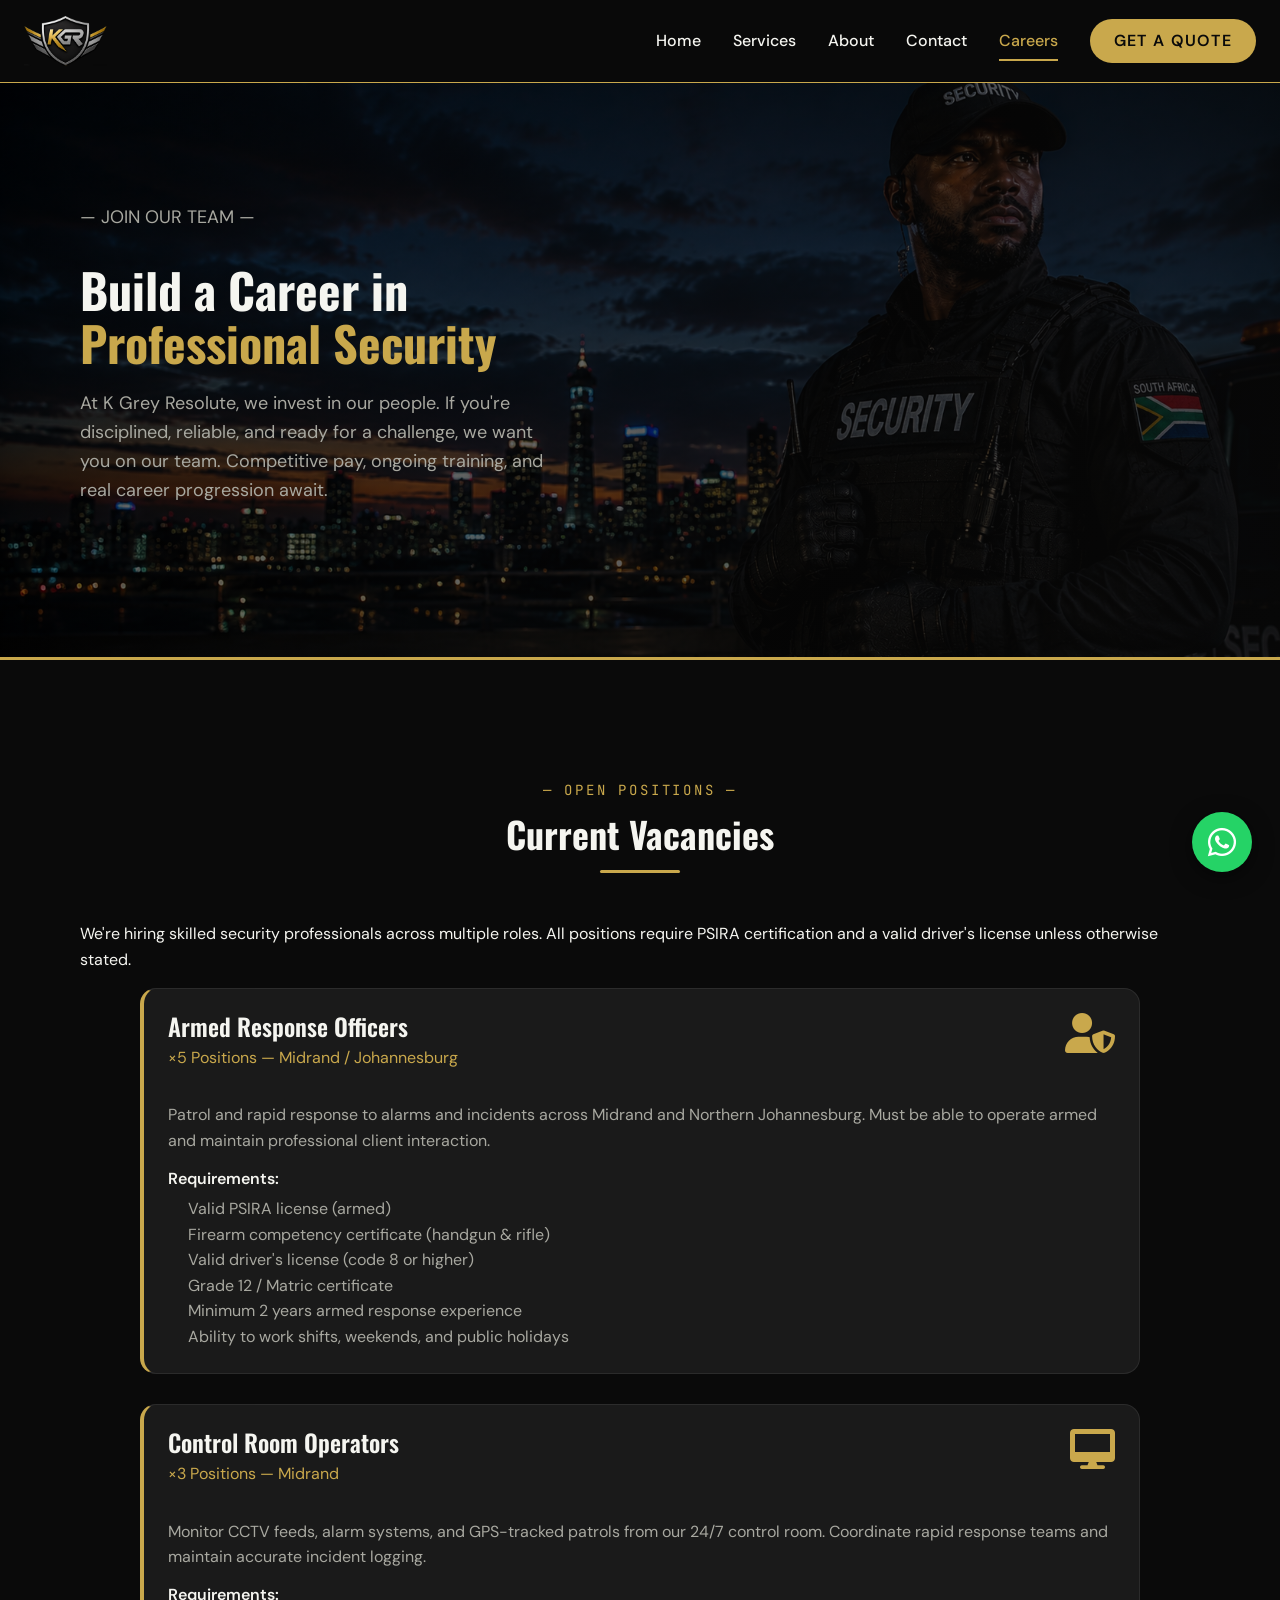
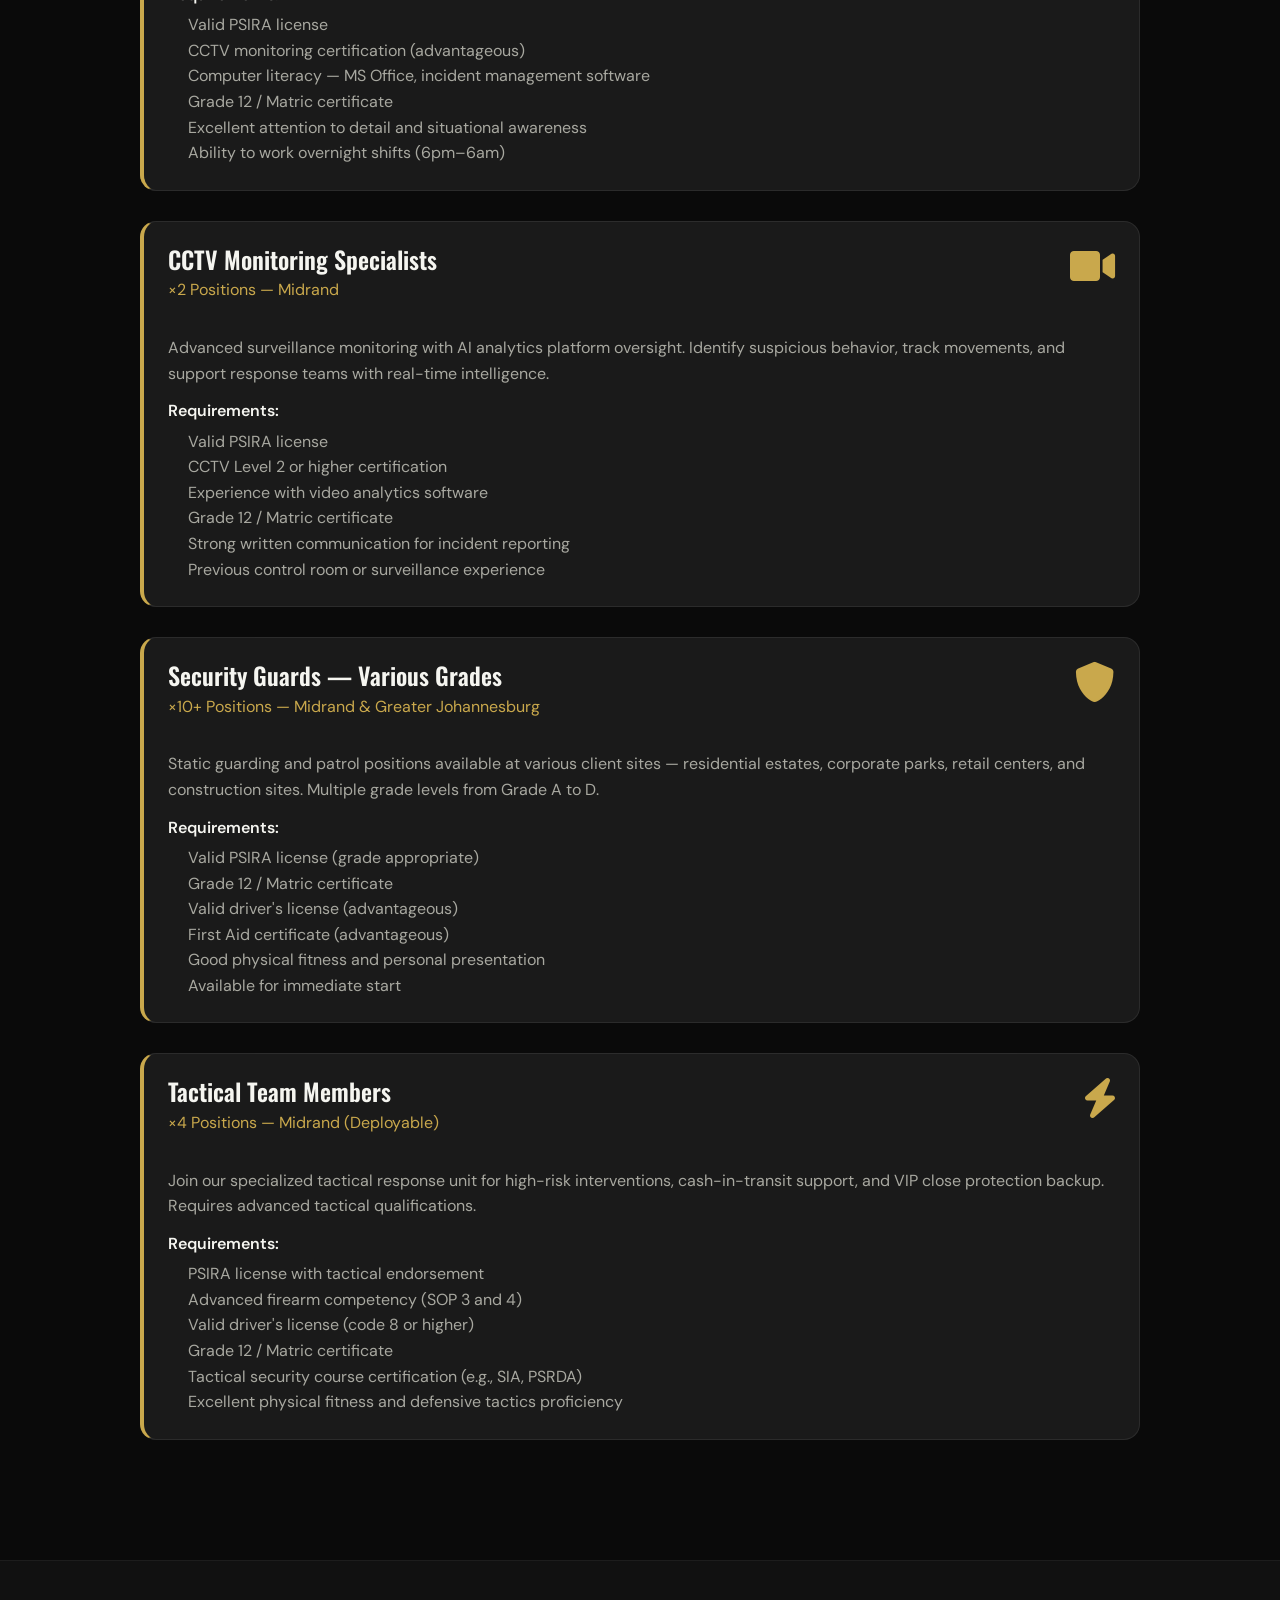
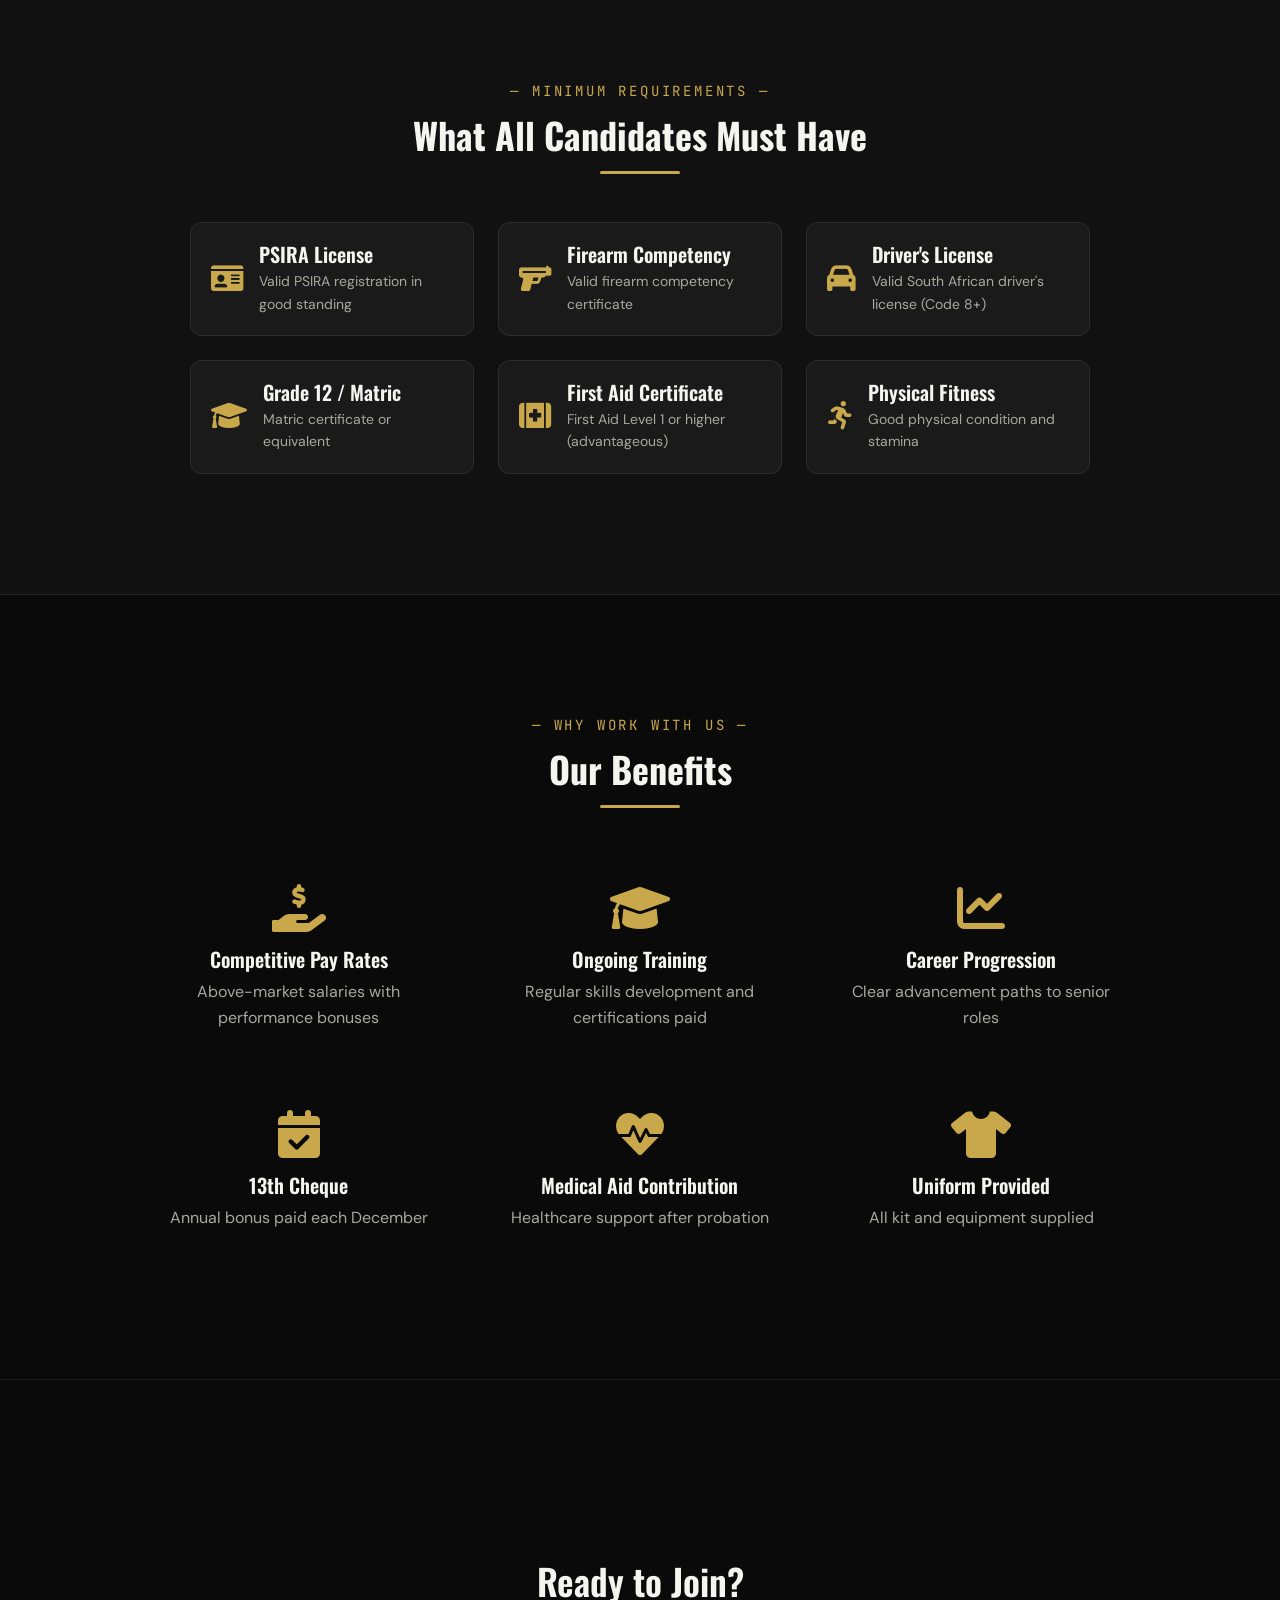
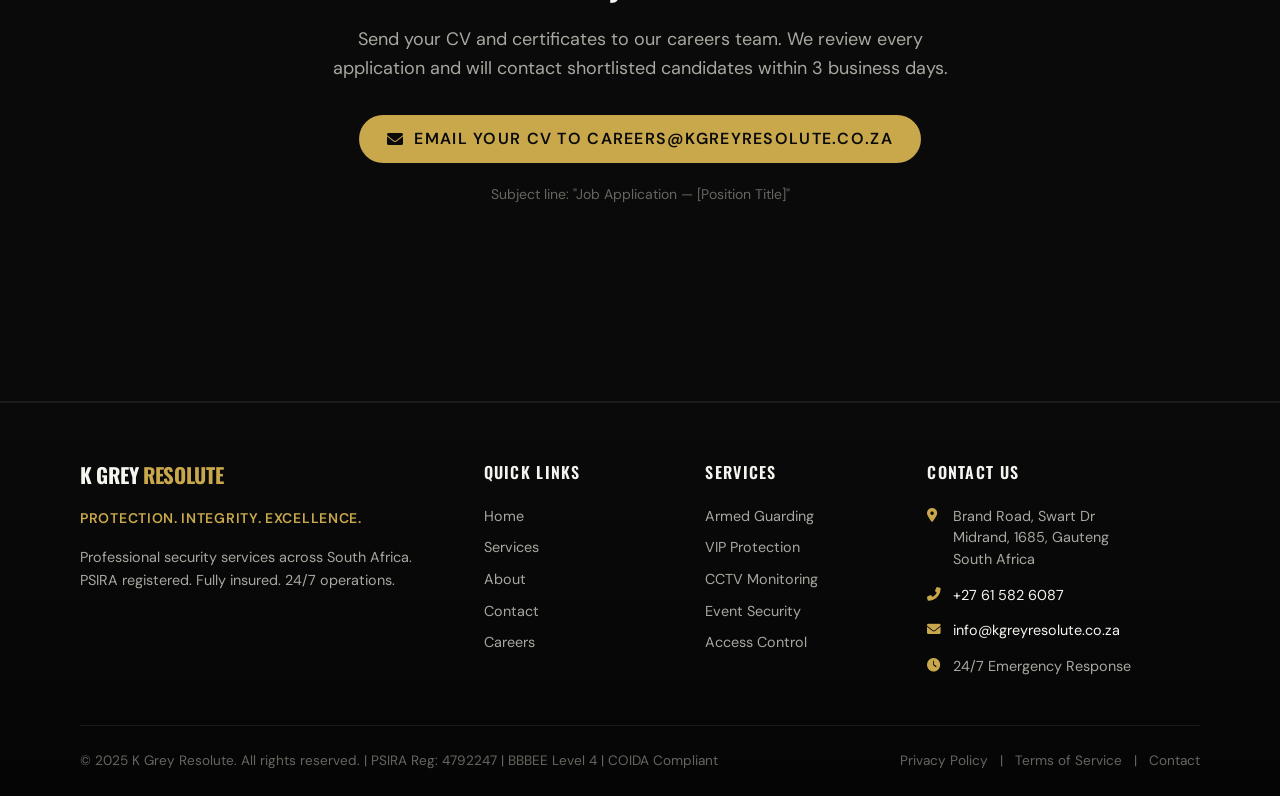
<file: careers.html>
<!DOCTYPE html>
<html lang="en">
<head>
  <meta charset="UTF-8">
  <meta name="viewport" content="width=device-width, initial-scale=1.0, viewport-fit=cover">
  <meta name="description" content="Join the K Grey Resolute Security team. View open positions for armed response officers, control room operators, CCTV specialists, security guards, and tactical team members. careers@kgreyresolute.co.za">
  <meta name="keywords" content="security jobs Midrand, armed response careers, PSIRA jobs, security officer positions, control room operator jobs, CCTV monitoring careers">
  <meta name="author" content="K Grey Resolute">
  <title>Careers — Join Our Team | K Grey Resolute Security</title>

  <!-- Fonts: Oswald (headings), DM Sans (body), JetBrains Mono (labels) -->
  <link rel="preconnect" href="https://fonts.googleapis.com">
  <link rel="preconnect" href="https://fonts.gstatic.com" crossorigin>
  <link href="https://fonts.googleapis.com/css2?family=DM+Sans:wght@300;400;500;600&family=JetBrains+Mono:wght@400;500&family=Oswald:wght@400;500;600;700&display=swap" rel="stylesheet">

   <!-- Icons: Font Awesome 6 Free -->
   <link rel="stylesheet" href="https://cdnjs.cloudflare.com/ajax/libs/font-awesome/6.0.0-beta3/css/all.min.css">

   <!-- Favicon -->
   <link rel="icon" type="image/png" href="favicon.png">

   <!-- External Stylesheets -->
  <link rel="stylesheet" href="css/variables.css">
  <link rel="stylesheet" href="css/reset.css">
  <link rel="stylesheet" href="css/typography.css">
  <link rel="stylesheet" href="css/layout.css">
  <link rel="stylesheet" href="css/components.css">
  <link rel="stylesheet" href="css/animations.css">
  <link rel="stylesheet" href="css/utilities.css">
</head>
<body>

<!-- WhatsApp Floating Button -->
<a href="https://wa.me/27615826087" class="whatsapp-float" target="_blank" rel="noopener noreferrer" aria-label="Chat on WhatsApp">
  <i class="fab fa-whatsapp"></i>
</a>

<!-- Navbar -->
<header class="navbar">
  <div class="nav-container">
    <a href="index.html" class="logo" aria-label="K Grey Resolute Home">
      <img src="assets/images/mobile-logo.png" alt="K Grey Resolute" class="logo-mobile">
      <img src="assets/images/desktop-logo.png" alt="K Grey Resolute" class="logo-desktop">
    </a>
    <button class="menu-toggle" id="mobile-menu" aria-label="Toggle navigation menu" aria-expanded="false">
      <span class="hamburger-box">
        <span class="hamburger-inner"></span>
      </span>
    </button>
    <nav>
      <ul class="nav-links" id="nav-links">
        <li>
          <button class="menu-close" aria-label="Close menu">&times;</button>
        </li>
        <li><a href="index.html">Home</a></li>
        <li><a href="services.html">Services</a></li>
        <li><a href="about.html">About</a></li>
        <li><a href="contact.html">Contact</a></li>
        <li><a href="careers.html" class="active">Careers</a></li>
        <li><a href="contact.html" class="nav-cta">Get a Quote</a></li>
      </ul>
    </nav>
  </div>
</header>

<main>

<!-- Page Hero Banner -->
<section id="hero" class="hero">
  <div class="container">
    <div class="hero-content">
      <p class="hero-preheadline">— JOIN OUR TEAM —</p>
      <h2 class="hero-title">Build a Career in<br><span class="text-gold">Professional Security</span></h2>
      <p class="hero-subtitle">At K Grey Resolute, we invest in our people. If you're disciplined, reliable, and ready for a challenge, we want you on our team. Competitive pay, ongoing training, and real career progression await.</p>
    </div>
  </div>
</section>

<!-- Open Positions -->
<section class="section-careers">
  <div class="container">
    <div class="section-header">
      <span class="section-label">— Open Positions —</span>
      <h2 class="section-title">Current Vacancies</h2>
      <p class="section-subtitle">We're hiring skilled security professionals across multiple roles. All positions require PSIRA certification and a valid driver's license unless otherwise stated.</p>
    </div>

    <div class="jobs-grid" style="display: grid; gap: 30px; max-width: 1000px; margin: 0 auto;">
      
      <!-- Job Card 1 -->
      <article class="job-card" style="background: var(--bg-tertiary); border: 1px solid var(--border); border-left: 4px solid var(--accent); border-radius: 16px; padding: 24px;">
        <div class="job-header" style="display: flex; justify-content: space-between; align-items: flex-start; margin-bottom: 16px;">
          <div>
            <h3 style="font-family: var(--font-display); font-size: var(--text-2xl); color: var(--text-primary); margin: 0;">Armed Response Officers</h3>
            <p class="text-gold" style="margin-top: 4px;">×5 Positions — Midrand / Johannesburg</p>
          </div>
          <i class="fas fa-user-shield" style="font-size: 2.5rem; color: var(--accent);"></i>
        </div>
        <p style="color: var(--text-secondary); margin-bottom: 16px;">Patrol and rapid response to alarms and incidents across Midrand and Northern Johannesburg. Must be able to operate armed and maintain professional client interaction.</p>
        <h4 style="font-family: var(--font-body); font-size: var(--text-base); color: var(--text-primary); margin-bottom: 8px;">Requirements:</h4>
        <ul style="color: var(--text-secondary); margin: 0; padding-left: 20px; line-height: 1.6;">
          <li>Valid PSIRA license (armed)</li>
          <li>Firearm competency certificate (handgun & rifle)</li>
          <li>Valid driver's license (code 8 or higher)</li>
          <li>Grade 12 / Matric certificate</li>
          <li>Minimum 2 years armed response experience</li>
          <li>Ability to work shifts, weekends, and public holidays</li>
        </ul>
      </article>

      <!-- Job Card 2 -->
      <article class="job-card" style="background: var(--bg-tertiary); border: 1px solid var(--border); border-left: 4px solid var(--accent); border-radius: 16px; padding: 24px;">
        <div class="job-header" style="display: flex; justify-content: space-between; align-items: flex-start; margin-bottom: 16px;">
          <div>
            <h3 style="font-family: var(--font-display); font-size: var(--text-2xl); color: var(--text-primary); margin: 0;">Control Room Operators</h3>
            <p class="text-gold" style="margin-top: 4px;">×3 Positions — Midrand</p>
          </div>
          <i class="fas fa-desktop" style="font-size: 2.5rem; color: var(--accent);"></i>
        </div>
        <p style="color: var(--text-secondary); margin-bottom: 16px;">Monitor CCTV feeds, alarm systems, and GPS-tracked patrols from our 24/7 control room. Coordinate rapid response teams and maintain accurate incident logging.</p>
        <h4 style="font-family: var(--font-body); font-size: var(--text-base); color: var(--text-primary); margin-bottom: 8px;">Requirements:</h4>
        <ul style="color: var(--text-secondary); margin: 0; padding-left: 20px; line-height: 1.6;">
          <li>Valid PSIRA license</li>
          <li>CCTV monitoring certification (advantageous)</li>
          <li>Computer literacy — MS Office, incident management software</li>
          <li>Grade 12 / Matric certificate</li>
          <li>Excellent attention to detail and situational awareness</li>
          <li>Ability to work overnight shifts (6pm–6am)</li>
        </ul>
      </article>

      <!-- Job Card 3 -->
      <article class="job-card" style="background: var(--bg-tertiary); border: 1px solid var(--border); border-left: 4px solid var(--accent); border-radius: 16px; padding: 24px;">
        <div class="job-header" style="display: flex; justify-content: space-between; align-items: flex-start; margin-bottom: 16px;">
          <div>
            <h3 style="font-family: var(--font-display); font-size: var(--text-2xl); color: var(--text-primary); margin: 0;">CCTV Monitoring Specialists</h3>
            <p class="text-gold" style="margin-top: 4px;">×2 Positions — Midrand</p>
          </div>
          <i class="fas fa-video" style="font-size: 2.5rem; color: var(--accent);"></i>
        </div>
        <p style="color: var(--text-secondary); margin-bottom: 16px;">Advanced surveillance monitoring with AI analytics platform oversight. Identify suspicious behavior, track movements, and support response teams with real-time intelligence.</p>
        <h4 style="font-family: var(--font-body); font-size: var(--text-base); color: var(--text-primary); margin-bottom: 8px;">Requirements:</h4>
        <ul style="color: var(--text-secondary); margin: 0; padding-left: 20px; line-height: 1.6;">
          <li>Valid PSIRA license</li>
          <li>CCTV Level 2 or higher certification</li>
          <li>Experience with video analytics software</li>
          <li>Grade 12 / Matric certificate</li>
          <li>Strong written communication for incident reporting</li>
          <li>Previous control room or surveillance experience</li>
        </ul>
      </article>

      <!-- Job Card 4 -->
      <article class="job-card" style="background: var(--bg-tertiary); border: 1px solid var(--border); border-left: 4px solid var(--accent); border-radius: 16px; padding: 24px;">
        <div class="job-header" style="display: flex; justify-content: space-between; align-items: flex-start; margin-bottom: 16px;">
          <div>
            <h3 style="font-family: var(--font-display); font-size: var(--text-2xl); color: var(--text-primary); margin: 0;">Security Guards — Various Grades</h3>
            <p class="text-gold" style="margin-top: 4px;">×10+ Positions — Midrand & Greater Johannesburg</p>
          </div>
          <i class="fas fa-shield-alt" style="font-size: 2.5rem; color: var(--accent);"></i>
        </div>
        <p style="color: var(--text-secondary); margin-bottom: 16px;">Static guarding and patrol positions available at various client sites — residential estates, corporate parks, retail centers, and construction sites. Multiple grade levels from Grade A to D.</p>
        <h4 style="font-family: var(--font-body); font-size: var(--text-base); color: var(--text-primary); margin-bottom: 8px;">Requirements:</h4>
        <ul style="color: var(--text-secondary); margin: 0; padding-left: 20px; line-height: 1.6;">
          <li>Valid PSIRA license (grade appropriate)</li>
          <li>Grade 12 / Matric certificate</li>
          <li>Valid driver's license (advantageous)</li>
          <li>First Aid certificate (advantageous)</li>
          <li>Good physical fitness and personal presentation</li>
          <li>Available for immediate start</li>
        </ul>
      </article>

      <!-- Job Card 5 -->
      <article class="job-card" style="background: var(--bg-tertiary); border: 1px solid var(--border); border-left: 4px solid var(--accent); border-radius: 16px; padding: 24px;">
        <div class="job-header" style="display: flex; justify-content: space-between; align-items: flex-start; margin-bottom: 16px;">
          <div>
            <h3 style="font-family: var(--font-display); font-size: var(--text-2xl); color: var(--text-primary); margin: 0;">Tactical Team Members</h3>
            <p class="text-gold" style="margin-top: 4px;">×4 Positions — Midrand (Deployable)</p>
          </div>
          <i class="fas fa-bolt" style="font-size: 2.5rem; color: var(--accent);"></i>
        </div>
        <p style="color: var(--text-secondary); margin-bottom: 16px;">Join our specialized tactical response unit for high-risk interventions, cash-in-transit support, and VIP close protection backup. Requires advanced tactical qualifications.</p>
        <h4 style="font-family: var(--font-body); font-size: var(--text-base); color: var(--text-primary); margin-bottom: 8px;">Requirements:</h4>
        <ul style="color: var(--text-secondary); margin: 0; padding-left: 20px; line-height: 1.6;">
          <li>PSIRA license with tactical endorsement</li>
          <li>Advanced firearm competency (SOP 3 and 4)</li>
          <li>Valid driver's license (code 8 or higher)</li>
          <li>Grade 12 / Matric certificate</li>
          <li>Tactical security course certification (e.g., SIA, PSRDA)</li>
          <li>Excellent physical fitness and defensive tactics proficiency</li>
        </ul>
      </article>

    </div>
  </div>
</section>

<!-- Common Requirements -->
<section class="section-requirements" style="background: var(--bg-secondary);">
  <div class="container">
    <div class="section-header">
      <span class="section-label">— Minimum Requirements —</span>
      <h2 class="section-title">What All Candidates Must Have</h2>
    </div>
    <div class="requirements-grid" style="display: grid; grid-template-columns: repeat(auto-fit, minmax(250px, 1fr)); gap: 24px; max-width: 900px; margin: 0 auto;">
      <div class="req-item" style="display: flex; align-items: center; gap: 16px; background: var(--bg-tertiary); padding: 20px; border-radius: 12px; border: 1px solid var(--border);">
        <i class="fas fa-id-card" style="font-size: 1.8rem; color: var(--accent);"></i>
        <div>
          <h4 style="font-family: var(--font-display); color: var(--text-primary); margin: 0 0 4px 0;">PSIRA License</h4>
          <p style="color: var(--text-secondary); margin: 0; font-size: var(--text-sm);">Valid PSIRA registration in good standing</p>
        </div>
      </div>
      <div class="req-item" style="display: flex; align-items: center; gap: 16px; background: var(--bg-tertiary); padding: 20px; border-radius: 12px; border: 1px solid var(--border);">
        <i class="fas fa-gun" style="font-size: 1.8rem; color: var(--accent);"></i>
        <div>
          <h4 style="font-family: var(--font-display); color: var(--text-primary); margin: 0 0 4px 0;">Firearm Competency</h4>
          <p style="color: var(--text-secondary); margin: 0; font-size: var(--text-sm);">Valid firearm competency certificate</p>
        </div>
      </div>
      <div class="req-item" style="display: flex; align-items: center; gap: 16px; background: var(--bg-tertiary); padding: 20px; border-radius: 12px; border: 1px solid var(--border);">
        <i class="fas fa-car" style="font-size: 1.8rem; color: var(--accent);"></i>
        <div>
          <h4 style="font-family: var(--font-display); color: var(--text-primary); margin: 0 0 4px 0;">Driver's License</h4>
          <p style="color: var(--text-secondary); margin: 0; font-size: var(--text-sm);">Valid South African driver's license (Code 8+)</p>
        </div>
      </div>
      <div class="req-item" style="display: flex; align-items: center; gap: 16px; background: var(--bg-tertiary); padding: 20px; border-radius: 12px; border: 1px solid var(--border);">
        <i class="fas fa-graduation-cap" style="font-size: 1.8rem; color: var(--accent);"></i>
        <div>
          <h4 style="font-family: var(--font-display); color: var(--text-primary); margin: 0 0 4px 0;">Grade 12 / Matric</h4>
          <p style="color: var(--text-secondary); margin: 0; font-size: var(--text-sm);">Matric certificate or equivalent</p>
        </div>
      </div>
      <div class="req-item" style="display: flex; align-items: center; gap: 16px; background: var(--bg-tertiary); padding: 20px; border-radius: 12px; border: 1px solid var(--border);">
        <i class="fas fa-first-aid" style="font-size: 1.8rem; color: var(--accent);"></i>
        <div>
          <h4 style="font-family: var(--font-display); color: var(--text-primary); margin: 0 0 4px 0;">First Aid Certificate</h4>
          <p style="color: var(--text-secondary); margin: 0; font-size: var(--text-sm);">First Aid Level 1 or higher (advantageous)</p>
        </div>
      </div>
      <div class="req-item" style="display: flex; align-items: center; gap: 16px; background: var(--bg-tertiary); padding: 20px; border-radius: 12px; border: 1px solid var(--border);">
        <i class="fas fa-running" style="font-size: 1.8rem; color: var(--accent);"></i>
        <div>
          <h4 style="font-family: var(--font-display); color: var(--text-primary); margin: 0 0 4px 0;">Physical Fitness</h4>
          <p style="color: var(--text-secondary); margin: 0; font-size: var(--text-sm);">Good physical condition and stamina</p>
        </div>
      </div>
    </div>
  </div>
</section>

<!-- Benefits -->
<section class="section-benefits">
  <div class="container">
    <div class="section-header">
      <span class="section-label">— Why Work With Us —</span>
      <h2 class="section-title">Our Benefits</h2>
    </div>
    <div class="benefits-grid" style="display: grid; grid-template-columns: repeat(auto-fit, minmax(280px, 1fr)); gap: 24px; max-width: 1000px; margin: 0 auto;">
      <div class="benefit-item" style="text-align: center; padding: 28px;">
        <i class="fas fa-hand-holding-usd" style="font-size: 3rem; color: var(--accent); margin-bottom: 16px;"></i>
        <h4 style="font-family: var(--font-display); color: var(--text-primary); margin: 0 0 8px 0;">Competitive Pay Rates</h4>
        <p style="color: var(--text-secondary); margin: 0;">Above-market salaries with performance bonuses</p>
      </div>
      <div class="benefit-item" style="text-align: center; padding: 28px;">
        <i class="fas fa-graduation-cap" style="font-size: 3rem; color: var(--accent); margin-bottom: 16px;"></i>
        <h4 style="font-family: var(--font-display); color: var(--text-primary); margin: 0 0 8px 0;">Ongoing Training</h4>
        <p style="color: var(--text-secondary); margin: 0;">Regular skills development and certifications paid</p>
      </div>
      <div class="benefit-item" style="text-align: center; padding: 28px;">
        <i class="fas fa-chart-line" style="font-size: 3rem; color: var(--accent); margin-bottom: 16px;"></i>
        <h4 style="font-family: var(--font-display); color: var(--text-primary); margin: 0 0 8px 0;">Career Progression</h4>
        <p style="color: var(--text-secondary); margin: 0;">Clear advancement paths to senior roles</p>
      </div>
      <div class="benefit-item" style="text-align: center; padding: 28px;">
        <i class="fas fa-calendar-check" style="font-size: 3rem; color: var(--accent); margin-bottom: 16px;"></i>
        <h4 style="font-family: var(--font-display); color: var(--text-primary); margin: 0 0 8px 0;">13th Cheque</h4>
        <p style="color: var(--text-secondary); margin: 0;">Annual bonus paid each December</p>
      </div>
      <div class="benefit-item" style="text-align: center; padding: 28px;">
        <i class="fas fa-heartbeat" style="font-size: 3rem; color: var(--accent); margin-bottom: 16px;"></i>
        <h4 style="font-family: var(--font-display); color: var(--text-primary); margin: 0 0 8px 0;">Medical Aid Contribution</h4>
        <p style="color: var(--text-secondary); margin: 0;">Healthcare support after probation</p>
      </div>
      <div class="benefit-item" style="text-align: center; padding: 28px;">
        <i class="fas fa-tshirt" style="font-size: 3rem; color: var(--accent); margin-bottom: 16px;"></i>
        <h4 style="font-family: var(--font-display); color: var(--text-primary); margin: 0 0 8px 0;">Uniform Provided</h4>
        <p style="color: var(--text-secondary); margin: 0;">All kit and equipment supplied</p>
      </div>
    </div>
  </div>
</section>

<!-- Apply CTA -->
<section class="section-apply">
  <div class="container">
    <div class="cta-content" style="text-align: center; max-width: 700px; margin: 0 auto; padding: 60px 24px;">
      <h2 class="cta-headline" style="font-family: var(--font-display); font-size: var(--text-4xl); color: var(--text-primary); margin-bottom: 24px;">Ready to Join?</h2>
      <p class="cta-subtitle" style="font-family: var(--font-body); font-size: var(--text-lg); color: var(--text-secondary); margin-bottom: 32px;">Send your CV and certificates to our careers team. We review every application and will contact shortlisted candidates within 3 business days.</p>
      <a href="mailto:careers@kgreyresolute.co.za" class="btn-primary" style="display: inline-flex; align-items: center; gap: 10px; text-decoration: none;">
        <i class="fas fa-envelope"></i> Email Your CV to careers@kgreyresolute.co.za
      </a>
      <p class="text-muted" style="margin-top: 20px; font-size: var(--text-sm);">Subject line: "Job Application — [Position Title]"</p>
    </div>
  </div>
</section>

</main>

<!-- Footer -->
<footer class="site-footer">
  <div class="container">
    <div class="footer-grid">
      <div class="footer-col">
        <h3 class="footer-logo">K GREY <span>RESOLUTE</span></h3>
        <p class="footer-tagline">Protection. Integrity. Excellence.</p>
        <p class="footer-description">Professional security services across South Africa. PSIRA registered. Fully insured. 24/7 operations.</p>
      </div>
      <div class="footer-col">
        <h4>Quick Links</h4>
        <ul class="footer-links">
          <li><a href="index.html">Home</a></li>
          <li><a href="services.html">Services</a></li>
          <li><a href="about.html">About</a></li>
          <li><a href="contact.html">Contact</a></li>
          <li><a href="careers.html">Careers</a></li>
        </ul>
      </div>
      <div class="footer-col">
        <h4>Services</h4>
        <ul class="footer-links">
          <li><a href="services.html#armed-guarding">Armed Guarding</a></li>
          <li><a href="services.html#vip-protection">VIP Protection</a></li>
          <li><a href="services.html#cctv-monitoring">CCTV Monitoring</a></li>
          <li><a href="services.html#event-security">Event Security</a></li>
          <li><a href="services.html#access-control">Access Control</a></li>
        </ul>
      </div>
      <div class="footer-col">
        <h4>Contact Us</h4>
        <address class="footer-contact">
          <p><i class="fas fa-map-marker-alt"></i> Brand Road, Swart Dr<br>Midrand, 1685, Gauteng<br>South Africa</p>
          <p><i class="fas fa-phone-alt"></i> <a href="tel:+27615826087">+27 61 582 6087</a></p>
          <p><i class="fas fa-envelope"></i> <a href="mailto:info@kgreyresolute.co.za">info@kgreyresolute.co.za</a></p>
          <p><i class="fas fa-clock"></i> 24/7 Emergency Response</p>
        </address>
      </div>
    </div>
    <div class="footer-legal">
      <p>&copy; 2025 K Grey Resolute. All rights reserved. | PSIRA Reg: 4792247 | BBBEE Level 4 | COIDA Compliant</p>
      <p class="footer-legal-links">
        <a href="#">Privacy Policy</a> | 
        <a href="#">Terms of Service</a> | 
        <a href="contact.html">Contact</a>
      </p>
    </div>
  </div>
</footer>

<!-- JavaScript: Mobile menu + smooth scroll -->
<script>
  const menuToggle = document.getElementById('mobile-menu');
  const navLinks = document.getElementById('nav-links');
  if (menuToggle && navLinks) {
    menuToggle.addEventListener('click', (e) => {
      e.stopPropagation();
      const isExpanded = menuToggle.getAttribute('aria-expanded') === 'true';
      const willOpen = !isExpanded;
      menuToggle.setAttribute('aria-expanded', willOpen);
      navLinks.classList.toggle('show');
      document.body.style.overflow = willOpen ? 'hidden' : '';
    });

    const closeBtn = document.querySelector('.menu-close');
    if (closeBtn) {
      closeBtn.addEventListener('click', () => {
        navLinks.classList.remove('show');
        menuToggle.setAttribute('aria-expanded', 'false');
        document.body.style.overflow = '';
      });
    }

    navLinks.querySelectorAll('a').forEach(link => {
      link.addEventListener('click', () => {
        navLinks.classList.remove('show');
        menuToggle.setAttribute('aria-expanded', 'false');
        document.body.style.overflow = '';
      });
    });

    document.addEventListener('click', (e) => {
      if (navLinks.classList.contains('show') && !navLinks.contains(e.target) && e.target !== menuToggle) {
        navLinks.classList.remove('show');
        menuToggle.setAttribute('aria-expanded', 'false');
        document.body.style.overflow = '';
      }
    });

    document.addEventListener('keydown', (e) => {
      if (e.key === 'Escape' && navLinks.classList.contains('show')) {
        navLinks.classList.remove('show');
        menuToggle.setAttribute('aria-expanded', 'false');
        document.body.style.overflow = '';
        menuToggle.focus();
      }
    });
  }

  document.querySelectorAll('a[href^="#"]').forEach(anchor => {
    anchor.addEventListener('click', function(e) {
      const targetId = this.getAttribute('href');
      if (targetId === "#" || targetId === "") return;
      const targetElem = document.querySelector(targetId);
      if (targetElem) {
        e.preventDefault();
        targetElem.scrollIntoView({ behavior: 'smooth' });
        if (navLinks && navLinks.classList.contains('show')) {
          navLinks.classList.remove('show');
          menuToggle.setAttribute('aria-expanded', 'false');
          document.body.style.overflow = '';
        }
      }
    });
  });
</script>

</body>
</html>
</file>
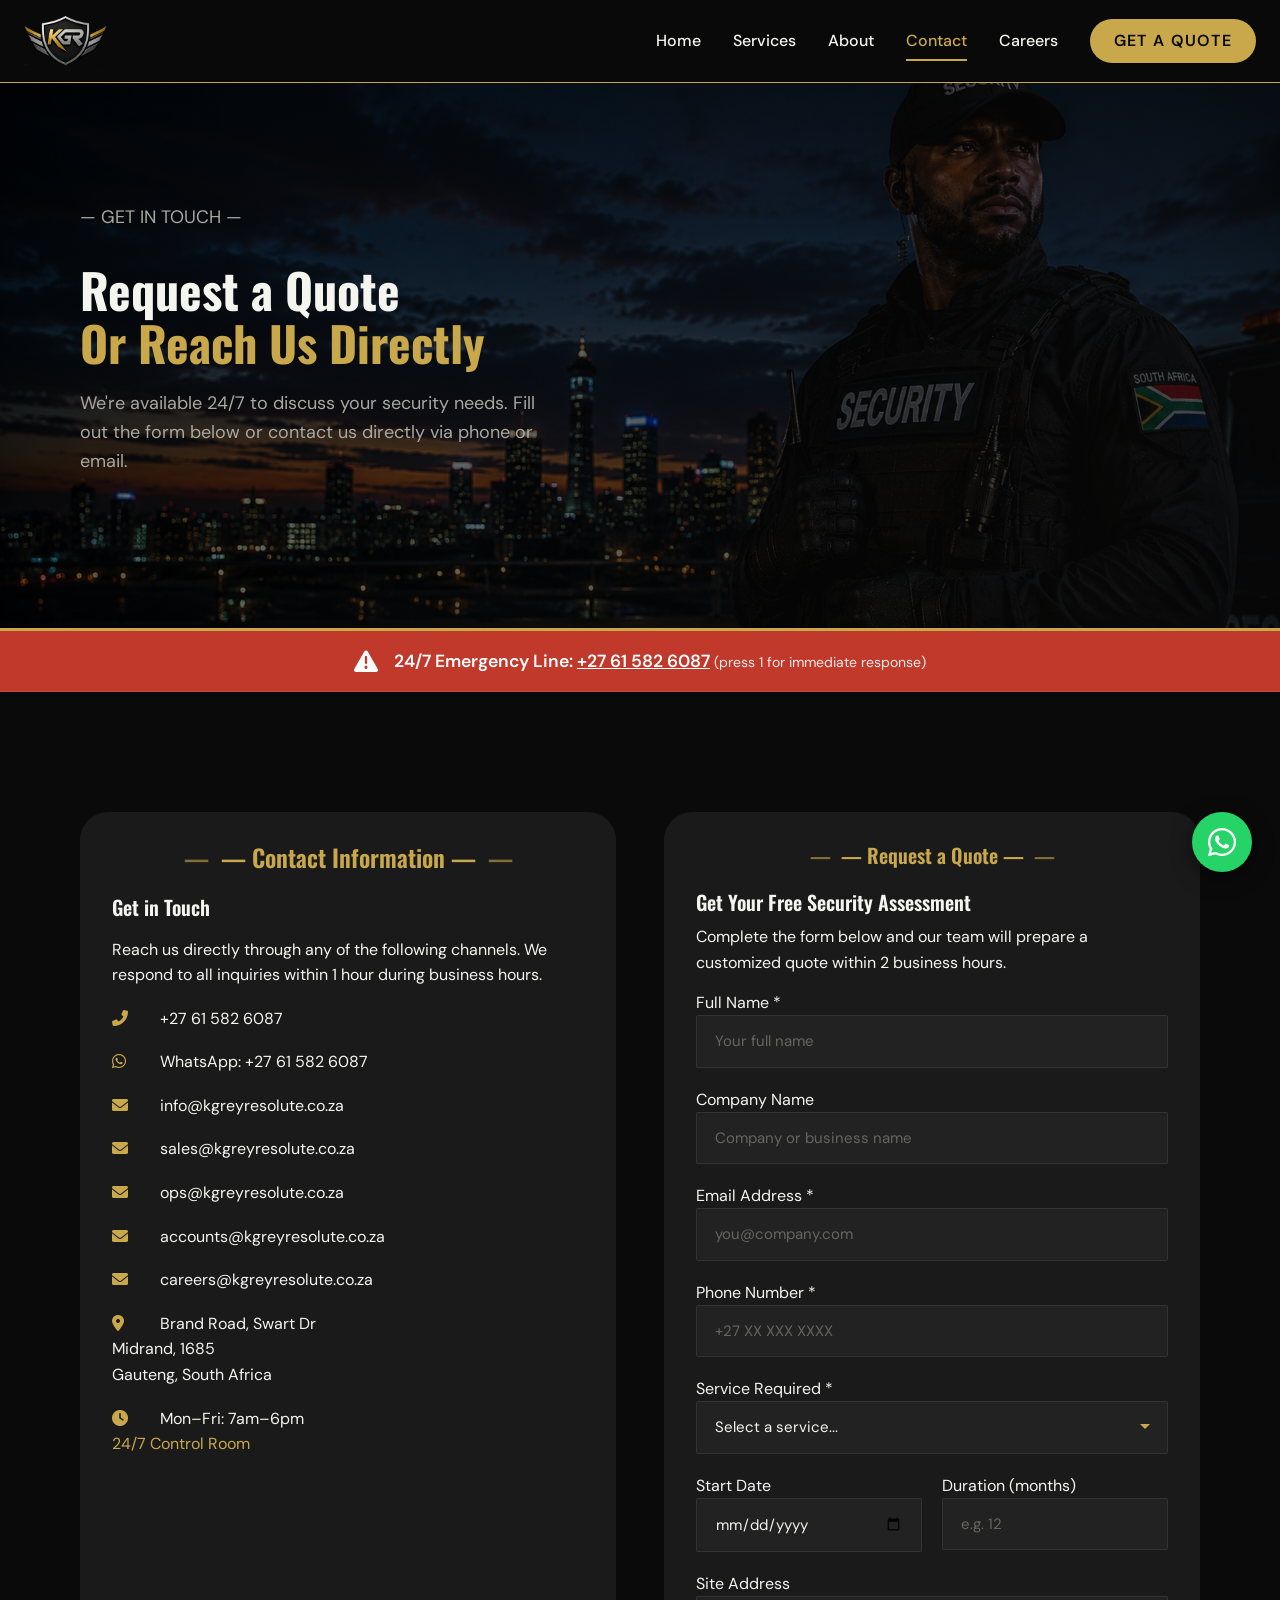
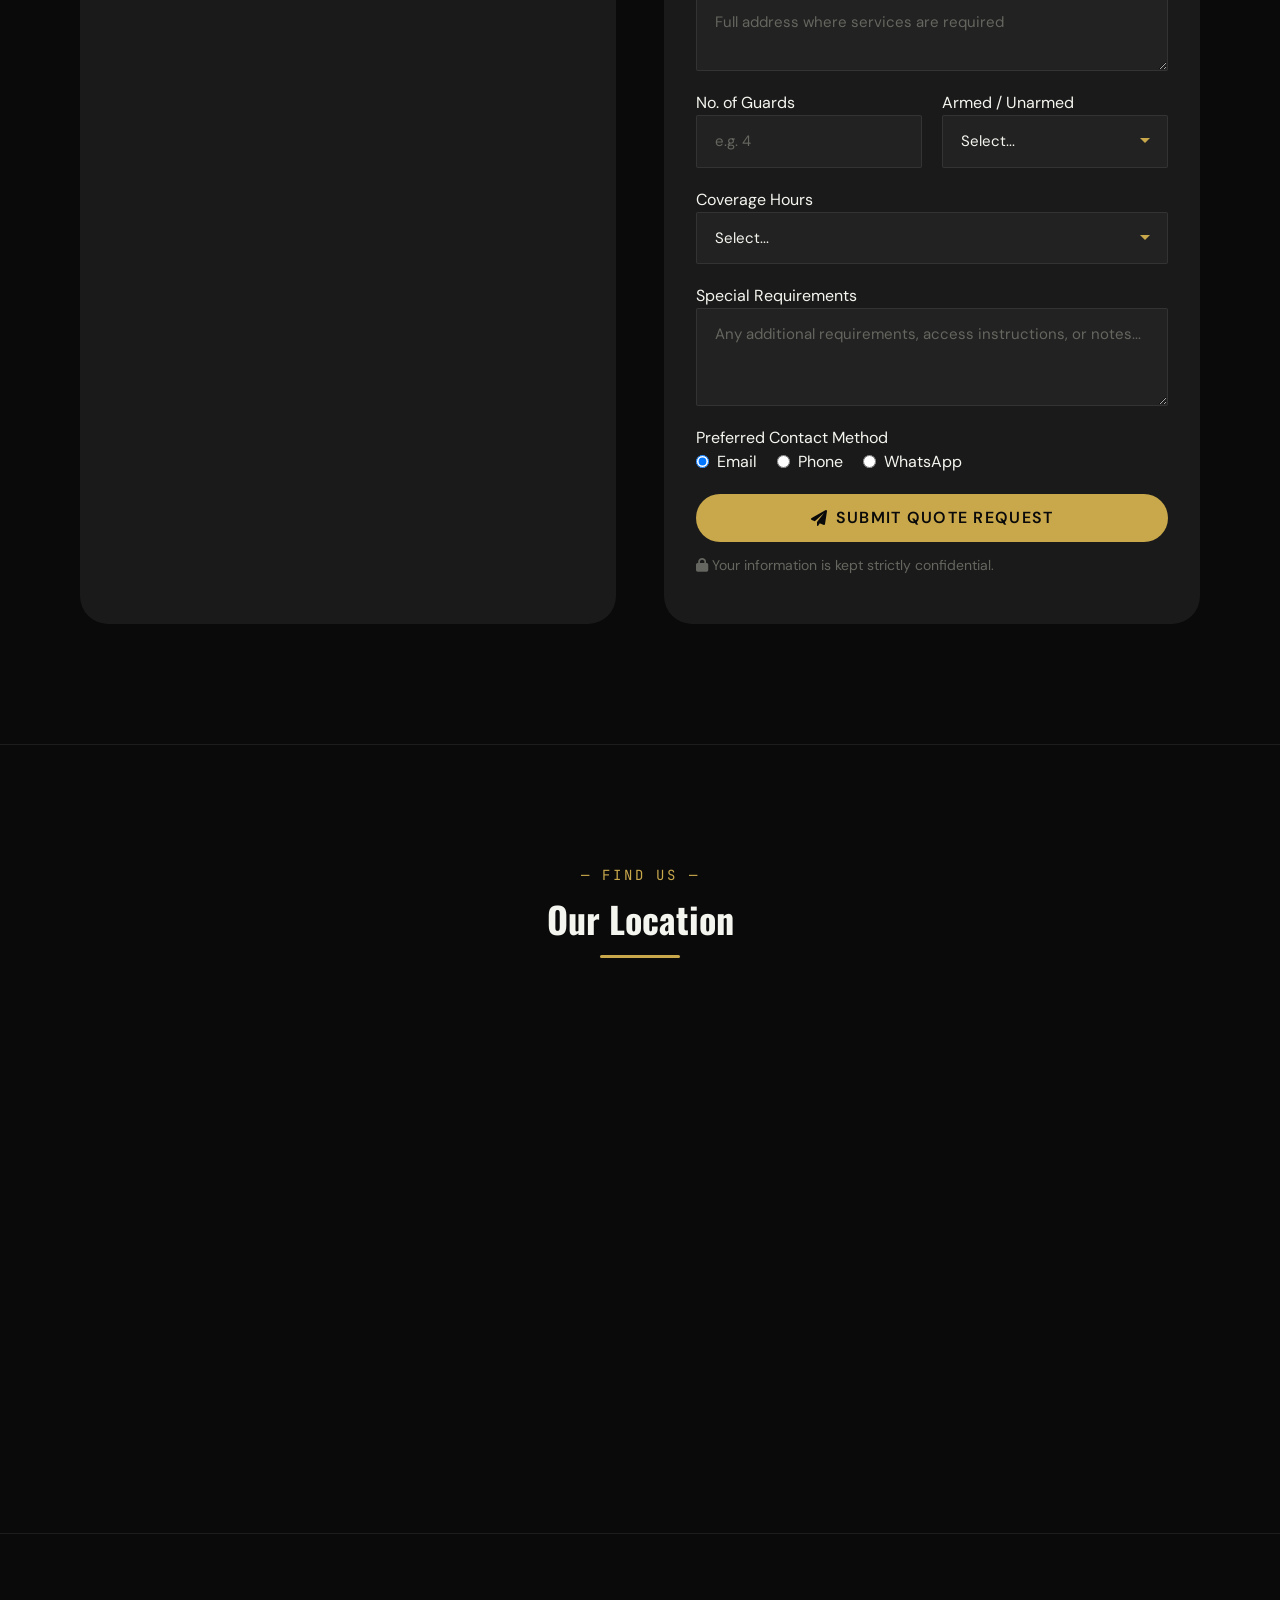
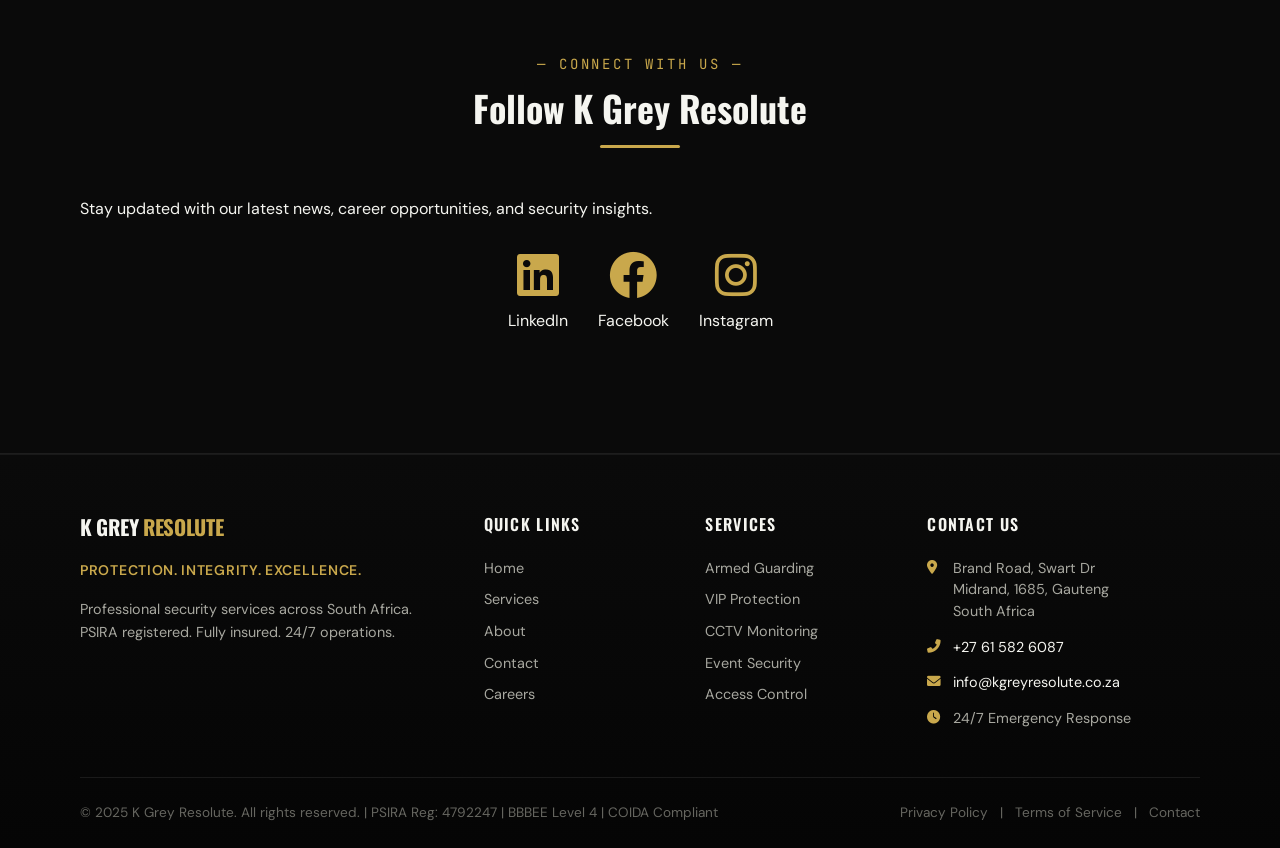
<file: contact.html>
<!DOCTYPE html>
<html lang="en">
<head>
  <meta charset="UTF-8">
  <meta name="viewport" content="width=device-width, initial-scale=1.0, viewport-fit=cover">
  <meta name="description" content="Contact K Grey Resolute Security — get a quote, request emergency response, or inquire about our security services. Call +27 61 582 6087 or send us a message.">
  <meta name="keywords" content="contact K Grey Resolute, security quote, security services Midrand, armed response contact, CCTV monitoring inquiry">
  <meta name="author" content="K Grey Resolute">
  <title>Contact Us — Get a Quote | K Grey Resolute Security</title>

  <!-- Fonts: Oswald (headings), DM Sans (body), JetBrains Mono (labels) -->
  <link rel="preconnect" href="https://fonts.googleapis.com">
  <link rel="preconnect" href="https://fonts.gstatic.com" crossorigin>
  <link href="https://fonts.googleapis.com/css2?family=DM+Sans:wght@300;400;500;600&family=JetBrains+Mono:wght@400;500&family=Oswald:wght@400;500;600;700&display=swap" rel="stylesheet">

   <!-- Icons: Font Awesome 6 Free -->
   <link rel="stylesheet" href="https://cdnjs.cloudflare.com/ajax/libs/font-awesome/6.0.0-beta3/css/all.min.css">

   <!-- Favicon -->
   <link rel="icon" type="image/png" href="favicon.png">

   <!-- External Stylesheets -->
  <link rel="stylesheet" href="css/variables.css">
  <link rel="stylesheet" href="css/reset.css">
  <link rel="stylesheet" href="css/typography.css">
  <link rel="stylesheet" href="css/layout.css">
  <link rel="stylesheet" href="css/components.css">
  <link rel="stylesheet" href="css/animations.css">
  <link rel="stylesheet" href="css/utilities.css">
</head>
<body>

<!-- WhatsApp Floating Button -->
<a href="https://wa.me/27615826087" class="whatsapp-float" target="_blank" rel="noopener noreferrer" aria-label="Chat on WhatsApp">
  <i class="fab fa-whatsapp"></i>
</a>

<!-- Navbar -->
<header class="navbar">
  <div class="nav-container">
    <a href="index.html" class="logo" aria-label="K Grey Resolute Home">
      <img src="assets/images/mobile-logo.png" alt="K Grey Resolute" class="logo-mobile">
      <img src="assets/images/desktop-logo.png" alt="K Grey Resolute" class="logo-desktop">
    </a>
    <button class="menu-toggle" id="mobile-menu" aria-label="Toggle navigation menu" aria-expanded="false">
      <span class="hamburger-box">
        <span class="hamburger-inner"></span>
      </span>
    </button>
    <nav>
      <ul class="nav-links" id="nav-links">
        <li>
          <button class="menu-close" aria-label="Close menu">&times;</button>
        </li>
        <li><a href="index.html">Home</a></li>
        <li><a href="services.html">Services</a></li>
        <li><a href="about.html">About</a></li>
        <li><a href="contact.html" class="active">Contact</a></li>
        <li><a href="careers.html">Careers</a></li>
        <li><a href="contact.html" class="nav-cta">Get a Quote</a></li>
      </ul>
    </nav>
  </div>
</header>

<main>

<!-- Page Hero Banner -->
<section id="hero" class="hero">
  <div class="container">
    <div class="hero-content">
      <p class="hero-preheadline">— GET IN TOUCH —</p>
      <h2 class="hero-title">Request a Quote<br><span class="text-gold">Or Reach Us Directly</span></h2>
      <p class="hero-subtitle">We're available 24/7 to discuss your security needs. Fill out the form below or contact us directly via phone or email.</p>
    </div>
  </div>
</section>

<!-- Emergency Strip -->
<section class="emergency-strip">
  <div class="container">
    <div class="emergency-box">
      <i class="fas fa-exclamation-triangle"></i>
      <p><strong>24/7 Emergency Line:</strong> <a href="tel:+27615826087">+27 61 582 6087</a> <span class="emergency-note">(press 1 for immediate response)</span></p>
    </div>
  </div>
</section>

<!-- Two-Column Contact Layout -->
<section class="section-contact">
  <div class="container">
    <div class="contact-wrapper">
      
      <!-- Left Column: Contact Details -->
      <div class="contact-info">
        <h3 class="gold-alignment">— Contact Information —</h3>
        <h4>Get in Touch</h4>
        <p>Reach us directly through any of the following channels. We respond to all inquiries within 1 hour during business hours.</p>
        
        <div class="contact-details-list">
          <p><i class="fas fa-phone-alt"></i> <a href="tel:+27615826087">+27 61 582 6087</a></p>
          <p><i class="fab fa-whatsapp"></i> <a href="https://wa.me/27615826087" target="_blank" rel="noopener noreferrer">WhatsApp: +27 61 582 6087</a></p>
          <p><i class="fas fa-envelope"></i> <a href="mailto:info@kgreyresolute.co.za">info@kgreyresolute.co.za</a></p>
          <p><i class="fas fa-envelope"></i> <a href="mailto:sales@kgreyresolute.co.za">sales@kgreyresolute.co.za</a></p>
          <p><i class="fas fa-envelope"></i> <a href="mailto:ops@kgreyresolute.co.za">ops@kgreyresolute.co.za</a></p>
          <p><i class="fas fa-envelope"></i> <a href="mailto:accounts@kgreyresolute.co.za">accounts@kgreyresolute.co.za</a></p>
          <p><i class="fas fa-envelope"></i> <a href="mailto:careers@kgreyresolute.co.za">careers@kgreyresolute.co.za</a></p>
          <p><i class="fas fa-map-marker-alt"></i> Brand Road, Swart Dr<br>Midrand, 1685<br>Gauteng, South Africa</p>
          <p><i class="fas fa-clock"></i> Mon–Fri: 7am–6pm<br><span class="text-gold">24/7 Control Room</span></p>
        </div>
      </div>

      <!-- Right Column: Quote Form -->
      <div class="contact-form">
        <h3 class="gold-alignment">— Request a Quote —</h3>
        <h4>Get Your Free Security Assessment</h4>
        <p>Complete the form below and our team will prepare a customized quote within 2 business hours.</p>

        <form action="mailto:sales@kgreyresolute.co.za" method="POST" enctype="text/plain">
          <div class="form-group">
            <label for="fullName">Full Name *</label>
            <input type="text" id="fullName" name="fullName" placeholder="Your full name" required>
          </div>

          <div class="form-group">
            <label for="companyName">Company Name</label>
            <input type="text" id="companyName" name="companyName" placeholder="Company or business name">
          </div>

          <div class="form-group">
            <label for="email">Email Address *</label>
            <input type="email" id="email" name="email" placeholder="you@company.com" required>
          </div>

          <div class="form-group">
            <label for="phone">Phone Number *</label>
            <input type="tel" id="phone" name="phone" placeholder="+27 XX XXX XXXX" required>
          </div>

          <div class="form-group">
            <label for="service">Service Required *</label>
            <select id="service" name="service" required>
              <option value="" disabled selected>Select a service...</option>
              <option value="armed-guarding">Armed & Unarmed Guarding</option>
              <option value="vip-protection">VIP Protection</option>
              <option value="tactical-response">Tactical Response</option>
              <option value="cctv-monitoring">CCTV Monitoring</option>
              <option value="event-security">Event Security</option>
              <option value="access-control">Access Control</option>
              <option value="patrol-services">Patrol Services</option>
              <option value="escort-services">Escort Services</option>
              <option value="control-room">Control Room Monitoring</option>
              <option value="risk-assessment">Risk Assessments</option>
            </select>
          </div>

          <div class="form-row" style="display: grid; grid-template-columns: 1fr 1fr; gap: 20px;">
            <div class="form-group">
              <label for="startDate">Start Date</label>
              <input type="date" id="startDate" name="startDate">
            </div>

            <div class="form-group">
              <label for="duration">Duration (months)</label>
              <input type="number" id="duration" name="duration" placeholder="e.g. 12" min="1">
            </div>
          </div>

          <div class="form-group">
            <label for="siteAddress">Site Address</label>
            <textarea id="siteAddress" name="siteAddress" rows="2" placeholder="Full address where services are required"></textarea>
          </div>

          <div class="form-row" style="display: grid; grid-template-columns: 1fr 1fr; gap: 20px;">
            <div class="form-group">
              <label for="numGuards">No. of Guards</label>
              <input type="number" id="numGuards" name="numGuards" placeholder="e.g. 4" min="1">
            </div>

            <div class="form-group">
              <label for="armedType">Armed / Unarmed</label>
              <select id="armedType" name="armedType">
                <option value="" disabled selected>Select...</option>
                <option value="armed">Armed</option>
                <option value="unarmed">Unarmed</option>
                <option value="mixed">Mixed</option>
              </select>
            </div>
          </div>

          <div class="form-group">
            <label for="coverageHours">Coverage Hours</label>
            <select id="coverageHours" name="coverageHours">
              <option value="" disabled selected>Select...</option>
              <option value="24/7">24/7</option>
              <option value="day-only">Day only (6am–6pm)</option>
              <option value="night-only">Night only (6pm–6am)</option>
              <option value="custom">Custom hours</option>
            </select>
          </div>

          <div class="form-group">
            <label for="specialReq">Special Requirements</label>
            <textarea id="specialReq" name="specialReq" rows="3" placeholder="Any additional requirements, access instructions, or notes..."></textarea>
          </div>

          <div class="form-group">
            <label>Preferred Contact Method</label>
            <div class="radio-group" style="display: flex; gap: 20px; flex-wrap: wrap;">
              <label style="display: flex; align-items: center; gap: 8px; cursor: pointer;">
                <input type="radio" name="contactMethod" value="email" checked>
                Email
              </label>
              <label style="display: flex; align-items: center; gap: 8px; cursor: pointer;">
                <input type="radio" name="contactMethod" value="phone">
                Phone
              </label>
              <label style="display: flex; align-items: center; gap: 8px; cursor: pointer;">
                <input type="radio" name="contactMethod" value="whatsapp">
                WhatsApp
              </label>
            </div>
          </div>

          <button type="submit" class="btn-primary">
            <i class="fas fa-paper-plane"></i> Submit Quote Request
          </button>
          <p class="text-muted" style="margin-top: 12px; font-size: var(--text-sm);">
            <i class="fas fa-lock"></i> Your information is kept strictly confidential.
          </p>
        </form>
      </div>

    </div>
  </div>
</section>

<!-- Google Map Embed -->
<section class="section-map">
  <div class="container">
    <div class="section-header">
      <span class="section-label">— Find Us —</span>
      <h2 class="section-title">Our Location</h2>
    </div>
    <div class="map-embed">
      <iframe 
        src="https://www.google.com/maps/embed?pb=!1m18!1m12!1m3!1d3607.879601!2d28.1345!3d-26.0123!2m3!1f0!2f0!3f0!3m2!1i1024!2i768!4f13.1!3m3!1m2!1s0x0%3A0x0!2zMjvCsDU5JzEyLjAiUiA3wrA0Myc1My41Ilc!5e0!3m2!1sen!2sza!4v1600000000000!5m2!1sen!2sza" 
        width="100%" 
        height="400" 
        style="border:0; border-radius: 20px;" 
        allowfullscreen="" 
        loading="lazy"
        title="K Grey Resolute Security — Midrand Location">
      </iframe>
    </div>
  </div>
</section>

<!-- Social Media Links -->
<section class="section-social">
  <div class="container">
    <div class="section-header">
      <span class="section-label">— Connect With Us —</span>
      <h2 class="section-title">Follow K Grey Resolute</h2>
      <p class="section-subtitle">Stay updated with our latest news, career opportunities, and security insights.</p>
    </div>
    <div class="social-links" style="display: flex; justify-content: center; gap: 30px; margin-top: 30px; flex-wrap: wrap;">
      <a href="https://linkedin.com/company/kgreyresolute" target="_blank" rel="noopener noreferrer" class="social-link" style="display: flex; flex-direction: column; align-items: center; gap: 10px; text-decoration: none; color: var(--text-primary);">
        <i class="fab fa-linkedin" style="font-size: 3rem; color: var(--accent);"></i>
        <span>LinkedIn</span>
      </a>
      <a href="https://facebook.com/kgreyresolute" target="_blank" rel="noopener noreferrer" class="social-link" style="display: flex; flex-direction: column; align-items: center; gap: 10px; text-decoration: none; color: var(--text-primary);">
        <i class="fab fa-facebook" style="font-size: 3rem; color: var(--accent);"></i>
        <span>Facebook</span>
      </a>
      <a href="https://instagram.com/kgreyresolute" target="_blank" rel="noopener noreferrer" class="social-link" style="display: flex; flex-direction: column; align-items: center; gap: 10px; text-decoration: none; color: var(--text-primary);">
        <i class="fab fa-instagram" style="font-size: 3rem; color: var(--accent);"></i>
        <span>Instagram</span>
      </a>
    </div>
  </div>
</section>

</main>

<!-- Footer -->
<footer class="site-footer">
  <div class="container">
    <div class="footer-grid">
      <div class="footer-col">
        <h3 class="footer-logo">K GREY <span>RESOLUTE</span></h3>
        <p class="footer-tagline">Protection. Integrity. Excellence.</p>
        <p class="footer-description">Professional security services across South Africa. PSIRA registered. Fully insured. 24/7 operations.</p>
      </div>
      <div class="footer-col">
        <h4>Quick Links</h4>
        <ul class="footer-links">
          <li><a href="index.html">Home</a></li>
          <li><a href="services.html">Services</a></li>
          <li><a href="about.html">About</a></li>
          <li><a href="contact.html">Contact</a></li>
          <li><a href="careers.html">Careers</a></li>
        </ul>
      </div>
      <div class="footer-col">
        <h4>Services</h4>
        <ul class="footer-links">
          <li><a href="services.html#armed-guarding">Armed Guarding</a></li>
          <li><a href="services.html#vip-protection">VIP Protection</a></li>
          <li><a href="services.html#cctv-monitoring">CCTV Monitoring</a></li>
          <li><a href="services.html#event-security">Event Security</a></li>
          <li><a href="services.html#access-control">Access Control</a></li>
        </ul>
      </div>
      <div class="footer-col">
        <h4>Contact Us</h4>
        <address class="footer-contact">
          <p><i class="fas fa-map-marker-alt"></i> Brand Road, Swart Dr<br>Midrand, 1685, Gauteng<br>South Africa</p>
          <p><i class="fas fa-phone-alt"></i> <a href="tel:+27615826087">+27 61 582 6087</a></p>
          <p><i class="fas fa-envelope"></i> <a href="mailto:info@kgreyresolute.co.za">info@kgreyresolute.co.za</a></p>
          <p><i class="fas fa-clock"></i> 24/7 Emergency Response</p>
        </address>
      </div>
    </div>
    <div class="footer-legal">
      <p>&copy; 2025 K Grey Resolute. All rights reserved. | PSIRA Reg: 4792247 | BBBEE Level 4 | COIDA Compliant</p>
      <p class="footer-legal-links">
        <a href="#">Privacy Policy</a> | 
        <a href="#">Terms of Service</a> | 
        <a href="contact.html">Contact</a>
      </p>
    </div>
  </div>
</footer>

<!-- JavaScript: Mobile menu + smooth scroll + form handling -->
<script>
  const menuToggle = document.getElementById('mobile-menu');
  const navLinks = document.getElementById('nav-links');
  if (menuToggle && navLinks) {
    menuToggle.addEventListener('click', (e) => {
      e.stopPropagation();
      const isExpanded = menuToggle.getAttribute('aria-expanded') === 'true';
      const willOpen = !isExpanded;
      menuToggle.setAttribute('aria-expanded', willOpen);
      navLinks.classList.toggle('show');
      document.body.style.overflow = willOpen ? 'hidden' : '';
    });

    const closeBtn = document.querySelector('.menu-close');
    if (closeBtn) {
      closeBtn.addEventListener('click', () => {
        navLinks.classList.remove('show');
        menuToggle.setAttribute('aria-expanded', 'false');
        document.body.style.overflow = '';
      });
    }

    navLinks.querySelectorAll('a').forEach(link => {
      link.addEventListener('click', () => {
        navLinks.classList.remove('show');
        menuToggle.setAttribute('aria-expanded', 'false');
        document.body.style.overflow = '';
      });
    });

    document.addEventListener('click', (e) => {
      if (navLinks.classList.contains('show') && !navLinks.contains(e.target) && e.target !== menuToggle) {
        navLinks.classList.remove('show');
        menuToggle.setAttribute('aria-expanded', 'false');
        document.body.style.overflow = '';
      }
    });

    document.addEventListener('keydown', (e) => {
      if (e.key === 'Escape' && navLinks.classList.contains('show')) {
        navLinks.classList.remove('show');
        menuToggle.setAttribute('aria-expanded', 'false');
        document.body.style.overflow = '';
        menuToggle.focus();
      }
    });
  }

  document.querySelectorAll('a[href^="#"]').forEach(anchor => {
    anchor.addEventListener('click', function(e) {
      const targetId = this.getAttribute('href');
      if (targetId === "#" || targetId === "") return;
      const targetElem = document.querySelector(targetId);
      if (targetElem) {
        e.preventDefault();
        targetElem.scrollIntoView({ behavior: 'smooth' });
        if (navLinks && navLinks.classList.contains('show')) {
          navLinks.classList.remove('show');
          menuToggle.setAttribute('aria-expanded', 'false');
          document.body.style.overflow = '';
        }
      }
    });
  });
</script>

</body>
</html>
</file>
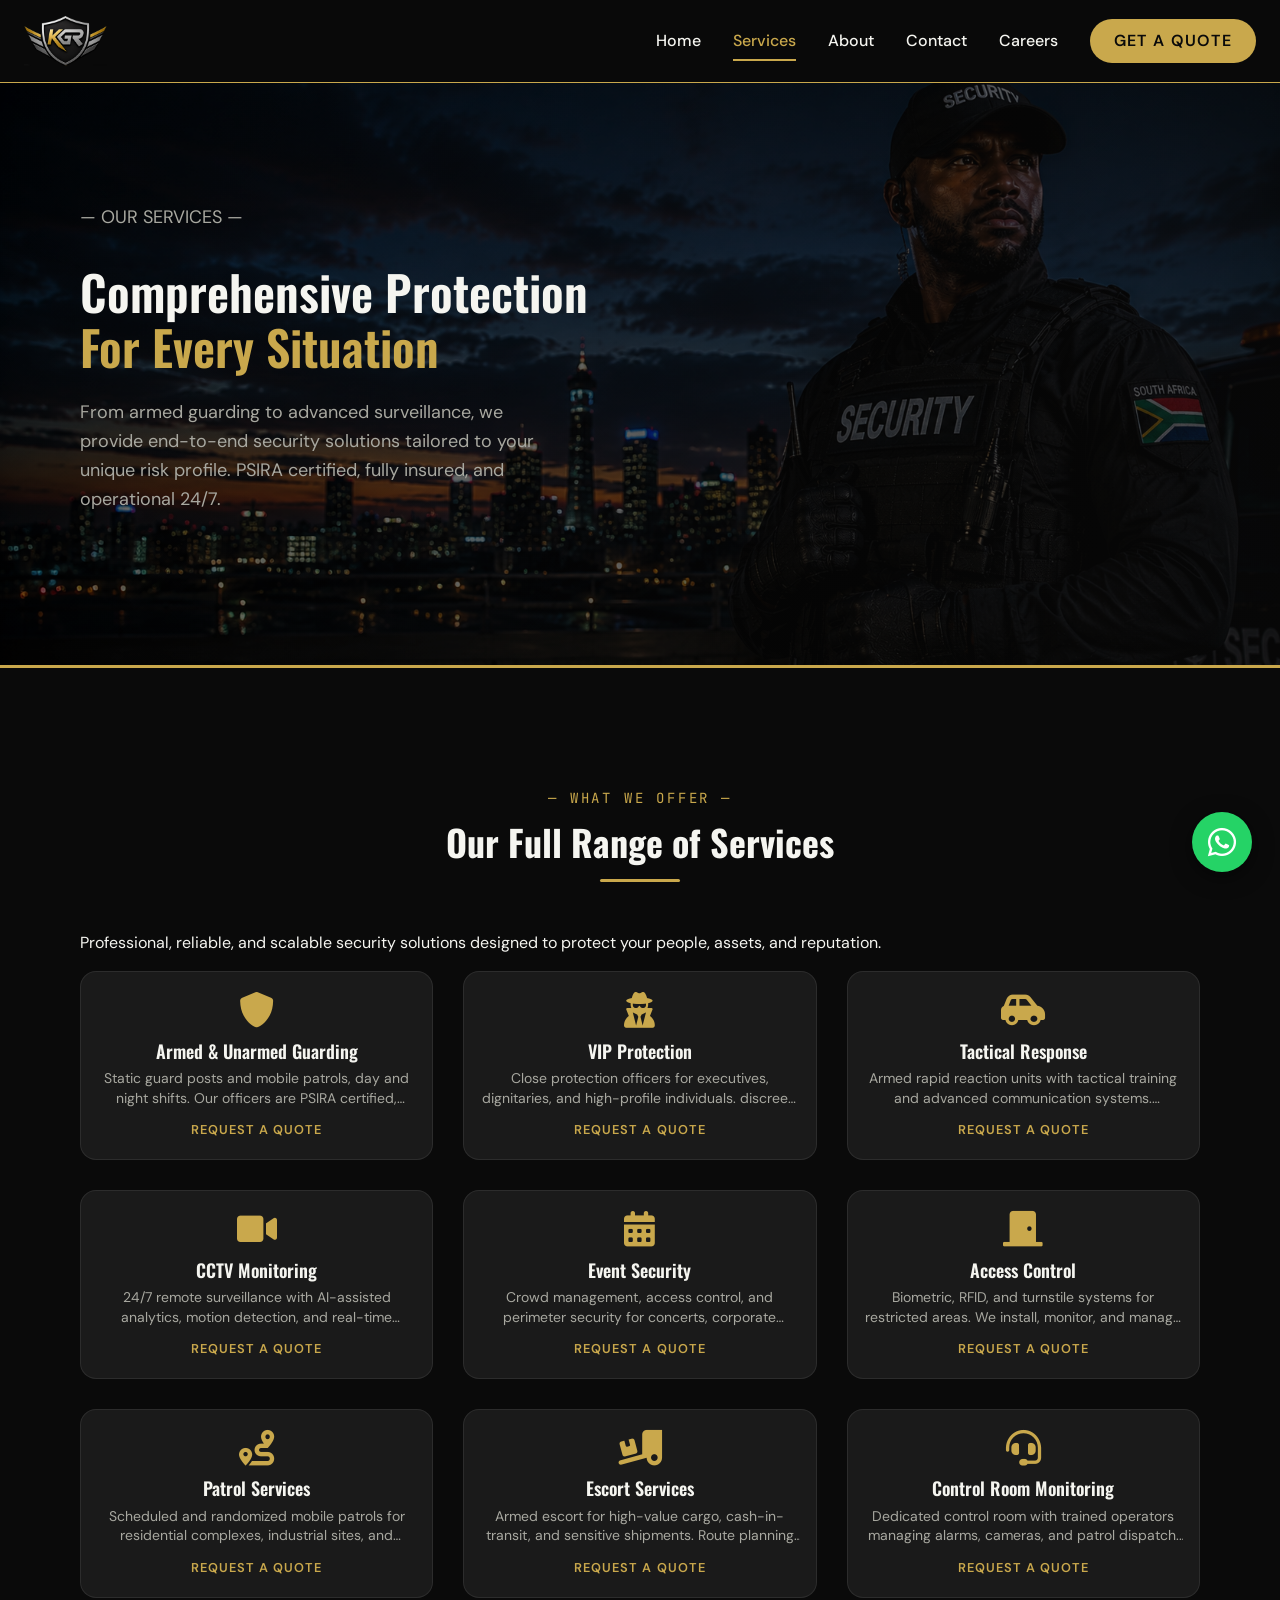
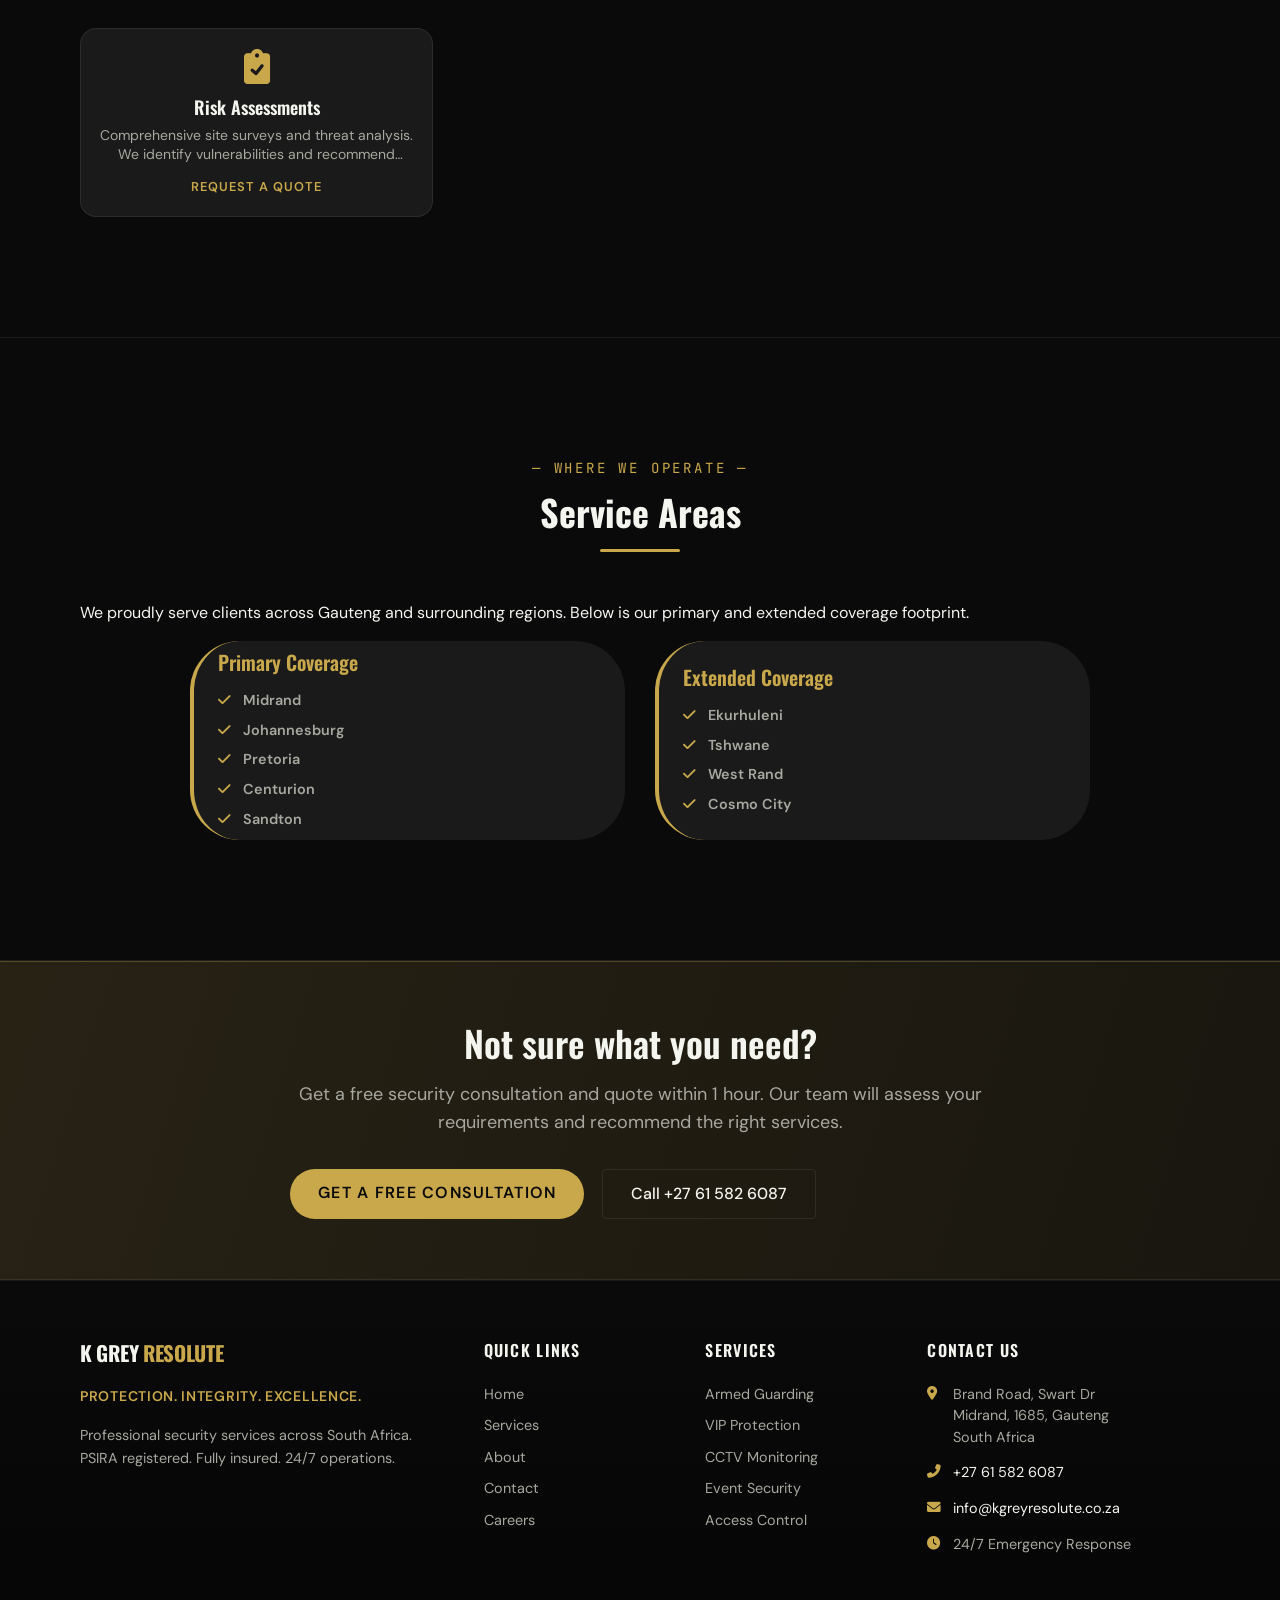
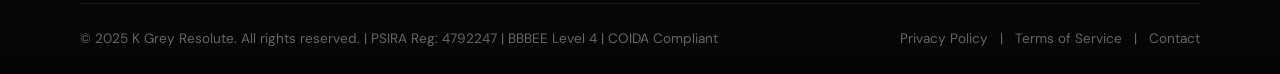
<file: services.html>
<!DOCTYPE html>
<html lang="en">
<head>
  <meta charset="UTF-8">
  <meta name="viewport" content="width=device-width, initial-scale=1.0, viewport-fit=cover">
  <meta name="description" content="K Grey Resolute Security Services — comprehensive protection including armed guarding, VIP protection, CCTV monitoring, tactical response, event security, access control, patrol services, escort services, control room monitoring, and risk assessments. PSIRA certified.">
  <meta name="keywords" content="security services South Africa, armed guarding, VIP protection, CCTV monitoring, tactical response, event security, access control, patrol services, escort services, risk assessments, PSIRA registered">
  <meta name="author" content="K Grey Resolute">
  <title>Our Services | K Grey Resolute Security South Africa</title>

  <!-- Fonts: Oswald (headings), DM Sans (body), JetBrains Mono (labels) -->
  <link rel="preconnect" href="https://fonts.googleapis.com">
  <link rel="preconnect" href="https://fonts.gstatic.com" crossorigin>
  <link href="https://fonts.googleapis.com/css2?family=DM+Sans:wght@300;400;500;600&family=JetBrains+Mono:wght@400;500&family=Oswald:wght@400;500;600;700&display=swap" rel="stylesheet">

   <!-- Icons: Font Awesome 6 Free -->
   <link rel="stylesheet" href="https://cdnjs.cloudflare.com/ajax/libs/font-awesome/6.0.0-beta3/css/all.min.css">

   <!-- Favicon -->
   <link rel="icon" type="image/png" href="favicon.png">

   <!-- External Stylesheets -->
  <link rel="stylesheet" href="css/variables.css">
  <link rel="stylesheet" href="css/reset.css">
  <link rel="stylesheet" href="css/typography.css">
  <link rel="stylesheet" href="css/layout.css">
  <link rel="stylesheet" href="css/components.css">
  <link rel="stylesheet" href="css/animations.css">
  <link rel="stylesheet" href="css/utilities.css">
</head>
<body>

<!-- WhatsApp Floating Button -->
<a href="https://wa.me/27615826087" class="whatsapp-float" target="_blank" rel="noopener noreferrer" aria-label="Chat on WhatsApp">
  <i class="fab fa-whatsapp"></i>
</a>

<!-- Navbar -->
<header class="navbar">
  <div class="nav-container">
    <a href="index.html" class="logo" aria-label="K Grey Resolute Home">
      <img src="assets/images/mobile-logo.png" alt="K Grey Resolute" class="logo-mobile">
      <img src="assets/images/desktop-logo.png" alt="K Grey Resolute" class="logo-desktop">
    </a>
    <button class="menu-toggle" id="mobile-menu" aria-label="Toggle navigation menu" aria-expanded="false">
      <span class="hamburger-box">
        <span class="hamburger-inner"></span>
      </span>
    </button>
    <nav>
      <ul class="nav-links" id="nav-links">
        <li>
          <button class="menu-close" aria-label="Close menu">&times;</button>
        </li>
        <li><a href="index.html">Home</a></li>
        <li><a href="services.html" class="active">Services</a></li>
        <li><a href="about.html">About</a></li>
        <li><a href="contact.html">Contact</a></li>
        <li><a href="careers.html">Careers</a></li>
        <li><a href="contact.html" class="nav-cta">Get a Quote</a></li>
      </ul>
    </nav>
  </div>
</header>

<main>

<!-- Page Hero Banner -->
<section class="hero" aria-label="Services introduction">
  <div class="container">
    <div class="hero-content">
      <p class="hero-preheadline">— OUR SERVICES —</p>
      <h1 class="hero-title">Comprehensive Protection<br><span class="text-gold">For Every Situation</span></h1>
      <p class="hero-subtitle">From armed guarding to advanced surveillance, we provide end-to-end security solutions tailored to your unique risk profile. PSIRA certified, fully insured, and operational 24/7.</p>
    </div>
  </div>
</section>

<!-- Services Grid (10 Services) -->
<section id="services-grid" class="section-services" aria-label="Security services overview">
  <div class="container">
    <div class="section-header">
      <span class="section-label">— What We Offer —</span>
      <h2 class="section-title">Our Full Range of Services</h2>
      <p class="section-subtitle">Professional, reliable, and scalable security solutions designed to protect your people, assets, and reputation.</p>
    </div>
    <div class="services-grid">
      <!-- Armed & Unarmed Guarding -->
      <article class="service-card" id="armed-guarding">
        <i class="fas fa-shield-alt"></i>
        <h3>Armed & Unarmed Guarding</h3>
        <p>Static guard posts and mobile patrols, day and night shifts. Our officers are PSIRA certified, highly trained, and deployed with clear protocols for maximum visibility and deterrence.</p>
        <a href="contact.html" class="service-link">Request a Quote</a>
      </article>

      <!-- VIP Protection -->
      <article class="service-card" id="vip-protection">
        <i class="fas fa-user-secret"></i>
        <h3>VIP Protection</h3>
        <p>Close protection officers for executives, dignitaries, and high-profile individuals. discreet, professional, and prepared for any threat scenario.</p>
        <a href="contact.html" class="service-link">Request a Quote</a>
      </article>

      <!-- Tactical Response -->
      <article class="service-card" id="tactical-response">
        <i class="fas fa-car-side"></i>
        <h3>Tactical Response</h3>
        <p>Armed rapid reaction units with tactical training and advanced communication systems. Immediate dispatch to verified alarms and emergency situations.</p>
        <a href="contact.html" class="service-link">Request a Quote</a>
      </article>

      <!-- CCTV Monitoring -->
      <article class="service-card" id="cctv-monitoring">
        <i class="fas fa-video"></i>
        <h3>CCTV Monitoring</h3>
        <p>24/7 remote surveillance with AI-assisted analytics, motion detection, and real-time alerting. Our control room operators monitor your premises around the clock.</p>
        <a href="contact.html" class="service-link">Request a Quote</a>
      </article>

      <!-- Event Security -->
      <article class="service-card" id="event-security">
        <i class="fas fa-calendar-alt"></i>
        <h3>Event Security</h3>
        <p>Crowd management, access control, and perimeter security for concerts, corporate events, sports fixtures, and public gatherings. Tailored risk assessments for every event.</p>
        <a href="contact.html" class="service-link">Request a Quote</a>
      </article>

      <!-- Access Control -->
      <article class="service-card" id="access-control">
        <i class="fas fa-door-closed"></i>
        <h3>Access Control</h3>
        <p>Biometric, RFID, and turnstile systems for restricted areas. We install, monitor, and manage entry points to ensure only authorized personnel gain access.</p>
        <a href="contact.html" class="service-link">Request a Quote</a>
      </article>

      <!-- Patrol Services -->
      <article class="service-card" id="patrol-services">
        <i class="fas fa-route"></i>
        <h3>Patrol Services</h3>
        <p>Scheduled and randomized mobile patrols for residential complexes, industrial sites, and commercial properties. GPS-tracked vehicles with incident reporting.</p>
        <a href="contact.html" class="service-link">Request a Quote</a>
      </article>

      <!-- Escort Services -->
      <article class="service-card" id="escort-services">
        <i class="fas fa-truck-loading"></i>
        <h3>Escort Services</h3>
        <p>Armed escort for high-value cargo, cash-in-transit, and sensitive shipments. Route planning and real-time monitoring from departure to destination.</p>
        <a href="contact.html" class="service-link">Request a Quote</a>
      </article>

      <!-- Control Room Monitoring -->
      <article class="service-card" id="control-room-monitoring">
        <i class="fas fa-headset"></i>
        <h3>Control Room Monitoring</h3>
        <p>Dedicated control room with trained operators managing alarms, cameras, and patrol dispatch. Centralized monitoring for rapid response coordination.</p>
        <a href="contact.html" class="service-link">Request a Quote</a>
      </article>

      <!-- Risk Assessments -->
      <article class="service-card" id="risk-assessments">
        <i class="fas fa-clipboard-check"></i>
        <h3>Risk Assessments</h3>
        <p>Comprehensive site surveys and threat analysis. We identify vulnerabilities and recommend tailored security measures to mitigate risk before incidents occur.</p>
        <a href="contact.html" class="service-link">Request a Quote</a>
      </article>
    </div>
  </div>
</section>

<!-- Service Areas -->
<section class="section-why" aria-label="Service coverage areas">
  <div class="container">
    <div class="section-header">
      <span class="section-label">— Where We Operate —</span>
      <h2 class="section-title">Service Areas</h2>
      <p class="section-subtitle">We proudly serve clients across Gauteng and surrounding regions. Below is our primary and extended coverage footprint.</p>
    </div>
    <div class="services-grid" style="grid-template-columns: repeat(auto-fit, minmax(300px, 1fr)); max-width: 900px; margin: 0 auto;">
      <!-- Primary Areas -->
      <div class="why-item" style="justify-content: center; border-left: 4px solid var(--accent);">
        <div style="width: 100%;">
          <h4 style="color: var(--accent); margin-bottom: 16px; font-family: var(--font-display);">Primary Coverage</h4>
          <ul style="list-style: none; padding: 0; margin: 0; display: grid; gap: 8px; font-family: var(--font-body); color: var(--text-secondary);">
            <li><i class="fas fa-check" style="color: var(--accent); margin-right: 8px;"></i> Midrand</li>
            <li><i class="fas fa-check" style="color: var(--accent); margin-right: 8px;"></i> Johannesburg</li>
            <li><i class="fas fa-check" style="color: var(--accent); margin-right: 8px;"></i> Pretoria</li>
            <li><i class="fas fa-check" style="color: var(--accent); margin-right: 8px;"></i> Centurion</li>
            <li><i class="fas fa-check" style="color: var(--accent); margin-right: 8px;"></i> Sandton</li>
          </ul>
        </div>
      </div>

      <!-- Extended Areas -->
      <div class="why-item" style="justify-content: center; border-left: 4px solid var(--accent);">
        <div style="width: 100%;">
          <h4 style="color: var(--accent); margin-bottom: 16px; font-family: var(--font-display);">Extended Coverage</h4>
          <ul style="list-style: none; padding: 0; margin: 0; display: grid; gap: 8px; font-family: var(--font-body); color: var(--text-secondary);">
            <li><i class="fas fa-check" style="color: var(--accent); margin-right: 8px;"></i> Ekurhuleni</li>
            <li><i class="fas fa-check" style="color: var(--accent); margin-right: 8px;"></i> Tshwane</li>
            <li><i class="fas fa-check" style="color: var(--accent); margin-right: 8px;"></i> West Rand</li>
            <li><i class="fas fa-check" style="color: var(--accent); margin-right: 8px;"></i> Cosmo City</li>
          </ul>
        </div>
      </div>
    </div>
  </div>
</section>

<!-- Bottom CTA -->
<section class="cta-banner" aria-label="Call to action">
  <div class="container">
    <div class="cta-content">
      <h2 class="cta-headline">Not sure what you need?</h2>
      <p class="cta-subtitle">Get a free security consultation and quote within 1 hour. Our team will assess your requirements and recommend the right services.</p>
      <div class="btn-group">
        <a href="contact.html" class="btn-primary">Get a Free Consultation</a>
        <a href="tel:+27615826087" class="btn-ghost">Call +27 61 582 6087</a>
      </div>
    </div>
  </div>
</section>

</main>

<!-- Footer -->
<footer class="site-footer">
  <div class="container">
    <div class="footer-grid">
      <div class="footer-col">
        <h3 class="footer-logo">K GREY <span>RESOLUTE</span></h3>
        <p class="footer-tagline">Protection. Integrity. Excellence.</p>
        <p class="footer-description">Professional security services across South Africa. PSIRA registered. Fully insured. 24/7 operations.</p>
      </div>
      <div class="footer-col">
        <h4>Quick Links</h4>
        <ul class="footer-links">
          <li><a href="index.html">Home</a></li>
          <li><a href="services.html">Services</a></li>
          <li><a href="about.html">About</a></li>
          <li><a href="contact.html">Contact</a></li>
          <li><a href="careers.html">Careers</a></li>
        </ul>
      </div>
      <div class="footer-col">
        <h4>Services</h4>
        <ul class="footer-links">
          <li><a href="services.html#armed-guarding">Armed Guarding</a></li>
          <li><a href="services.html#vip-protection">VIP Protection</a></li>
          <li><a href="services.html#cctv-monitoring">CCTV Monitoring</a></li>
          <li><a href="services.html#event-security">Event Security</a></li>
          <li><a href="services.html#access-control">Access Control</a></li>
        </ul>
      </div>
      <div class="footer-col">
        <h4>Contact Us</h4>
        <address class="footer-contact">
          <p><i class="fas fa-map-marker-alt"></i> Brand Road, Swart Dr<br>Midrand, 1685, Gauteng<br>South Africa</p>
          <p><i class="fas fa-phone-alt"></i> <a href="tel:+27615826087">+27 61 582 6087</a></p>
          <p><i class="fas fa-envelope"></i> <a href="mailto:info@kgreyresolute.co.za">info@kgreyresolute.co.za</a></p>
          <p><i class="fas fa-clock"></i> 24/7 Emergency Response</p>
        </address>
      </div>
    </div>
    <div class="footer-legal">
      <p>&copy; 2025 K Grey Resolute. All rights reserved. | PSIRA Reg: 4792247 | BBBEE Level 4 | COIDA Compliant</p>
      <p class="footer-legal-links">
        <a href="#">Privacy Policy</a> | 
        <a href="#">Terms of Service</a> | 
        <a href="contact.html">Contact</a>
      </p>
    </div>
  </div>
</footer>

<!-- JavaScript: Mobile menu + smooth scroll -->
<script>
  const menuToggle = document.getElementById('mobile-menu');
  const navLinks = document.getElementById('nav-links');
  if (menuToggle && navLinks) {
    menuToggle.addEventListener('click', (e) => {
      e.stopPropagation();
      const isExpanded = menuToggle.getAttribute('aria-expanded') === 'true';
      const willOpen = !isExpanded;
      menuToggle.setAttribute('aria-expanded', willOpen);
      navLinks.classList.toggle('show');
      document.body.style.overflow = willOpen ? 'hidden' : '';
    });

    const closeBtn = document.querySelector('.menu-close');
    if (closeBtn) {
      closeBtn.addEventListener('click', () => {
        navLinks.classList.remove('show');
        menuToggle.setAttribute('aria-expanded', 'false');
        document.body.style.overflow = '';
      });
    }

    navLinks.querySelectorAll('a').forEach(link => {
      link.addEventListener('click', () => {
        navLinks.classList.remove('show');
        menuToggle.setAttribute('aria-expanded', 'false');
        document.body.style.overflow = '';
      });
    });

    document.addEventListener('click', (e) => {
      if (navLinks.classList.contains('show') && !navLinks.contains(e.target) && e.target !== menuToggle) {
        navLinks.classList.remove('show');
        menuToggle.setAttribute('aria-expanded', 'false');
        document.body.style.overflow = '';
      }
    });

    document.addEventListener('keydown', (e) => {
      if (e.key === 'Escape' && navLinks.classList.contains('show')) {
        navLinks.classList.remove('show');
        menuToggle.setAttribute('aria-expanded', 'false');
        document.body.style.overflow = '';
        menuToggle.focus();
      }
    });
  }

  document.querySelectorAll('a[href^="#"]').forEach(anchor => {
    anchor.addEventListener('click', function(e) {
      const targetId = this.getAttribute('href');
      if (targetId === "#" || targetId === "") return;
      const targetElem = document.querySelector(targetId);
      if (targetElem) {
        e.preventDefault();
        targetElem.scrollIntoView({ behavior: 'smooth' });
        if (navLinks && navLinks.classList.contains('show')) {
          navLinks.classList.remove('show');
          menuToggle.setAttribute('aria-expanded', 'false');
          document.body.style.overflow = '';
        }
      }
    });
  });
</script>

</body>
</html>
</file>
<file: css/variables.css>
/* ==========================================================================
   K GREY RESOLUTE — DESIGN TOKENS
   ========================================================================== */

:root {
  /* ==================== Backgrounds ==================== */
  --bg-primary:   #0A0A0A;   /* Near black — main background */
  --bg-secondary: #111111;   /* Slightly lighter — card backgrounds */
  --bg-tertiary:  #1A1A1A;   /* Section alternates */
  --bg-surface:   #222222;   /* Input fields, elevated cards */

  /* ==================== Accent — Gold / Amber ==================== */
  --accent:         #C9A84C;   /* Primary brand gold */
  --accent-light:   #E8C46A;   /* Hover states, highlights */
  --accent-dark:    #A07830;   /* Pressed states */
  --accent-subtle:  rgba(201, 168, 76, 0.12); /* Ghost/tinted backgrounds */

  /* ==================== Text ==================== */
  --text-primary:   #F5F5F0;   /* Main body text (warm white) */
  --text-secondary: #A8A8A0;   /* Subtext, captions */
  --text-muted:     #666660;   /* Disabled, placeholders */
  --text-inverse:   #0A0A0A;   /* Text on gold backgrounds */

  /* ==================== Status ==================== */
  --success:        #3A8C5C;
  --danger:         #C0392B;   /* Emergency/panic elements */
  --danger-light:   #E74C3C;

/* ==================== Borders ==================== */
  --border:         rgba(255, 255, 255, 0.08);  /* Standard divider */
  --border-accent:  rgba(201, 168, 76, 0.30);  /* Gold accent border */

  /* ==================== Legacy Mapping (for backwards compatibility with index.html old variable names) ==================== */
  --black:          var(--bg-primary);    /* #0A0A0A */
  --dark-grey:      var(--bg-secondary);  /* #111111 */
  --mid-grey:       var(--bg-tertiary);   /* #1A1A1A */
  --gold:           var(--accent);        /* #C9A84C */
  --gold-light:     var(--accent-light);  /* #E8C46A */
  --white:          var(--text-primary);  /* #F5F5F0 */
  --border-grey:    var(--border);        /* rgba(255,255,255,0.08) */

  /* ==================== Spacing Scale ==================== */
  --space-1:   4px;
  --space-2:   8px;
  --space-3:   12px;
  --space-4:   16px;
  --space-5:   20px;
  --space-6:   24px;
  --space-8:   32px;
  --space-10:  40px;
  --space-12:  48px;
  --space-16:  64px;
  --space-20:  80px;
  --space-24:  96px;

  /* ==================== Breakpoints (for reference) ==================== */
  --bp-sm:  480px;
  --bp-md:  768px;
  --bp-lg:  1024px;
  --bp-xl:  1280px;
  --bp-2xl: 1536px;

   /* ==================== Animation Timings ==================== */
   --ease-standard: cubic-bezier(0.25, 0.1, 0.25, 1.0);
   --ease-out:      cubic-bezier(0.0, 0.0, 0.2, 1.0);
   --ease-sharp:    cubic-bezier(0.4, 0.0, 0.6, 1.0);

   --duration-fast:   150ms;
   --duration-normal: 250ms;
   --duration-slow:   400ms;

   /* ==================== Border Radius ==================== */
   --radius-sm:   4px;
   --radius-md:   8px;
   --radius-lg:  16px;
   --radius-xl:  24px;
   --radius-2xl: 28px;
   --radius-full: 9999px;
}
</file>
<file: css/typography.css>
/* ==========================================================================
   K GREY RESOLUTE — TYPOGRAPHY
   ========================================================================== */

/* ==================== Font Imports ==================== */
@import url('https://fonts.googleapis.com/css2?family=Oswald:wght@400;500;600;700&display=swap');
@import url('https://fonts.googleapis.com/css2?family=DM+Sans:wght@300;400;500;600&display=swap');
@import url('https://fonts.googleapis.com/css2?family=JetBrains+Mono:wght@400;500&display=swap');

/* ==================== Font Variables ==================== */
:root {
  --font-display: 'Oswald', sans-serif;
  --font-body:    'DM Sans', sans-serif;
  --font-mono:    'JetBrains Mono', monospace;
}

/* ==================== Type Scale ==================== */
:root {
  --text-xs:   0.75rem;   /* 12px — legal, footnotes */
  --text-sm:   0.875rem;  /* 14px — captions, labels */
  --text-base: 1rem;      /* 16px — body */
  --text-lg:   1.125rem;  /* 18px — lead paragraphs */
  --text-xl:   1.25rem;   /* 20px — card titles */
  --text-2xl:  1.5rem;    /* 24px — section subtitles */
  --text-3xl:  1.875rem;  /* 30px — section headings */
  --text-4xl:  2.25rem;   /* 36px — page headings */
  --text-5xl:  3rem;      /* 48px — hero headings */
  --text-6xl:  3.75rem;   /* 60px — hero on desktop */
}

/* ==================== Base Typography ==================== */
h1, h2, h3, h4, h5, h6 {
  font-family: var(--font-display);
  font-weight: 600;
  line-height: 1.15;
  color: var(--text-primary);
  margin-bottom: 0.5em;
}

h1 { font-size: var(--text-5xl); }   /* 48px — default hero size, overridden per context */
h2 { font-size: var(--text-4xl); }   /* 36px — page/section headings */
h3 { font-size: var(--text-2xl); }   /* 24px — card/section subtitles */
h4 { font-size: var(--text-xl); }    /* 20px — card titles */
h5 { font-size: var(--text-lg); }    /* 18px — small headings */
h6 { font-size: var(--text-base); }  /* 16px — smallest headings */

p {
  font-family: var(--font-body);
  font-weight: 400;
  font-size: var(--text-base);
  line-height: 1.6;
  color: var(--text-primary);
  margin-bottom: 1rem;
}

small {
  font-size: var(--text-sm);
}

a {
  color: var(--accent);
  transition: color var(--duration-fast) var(--ease-standard);
}

a:hover {
  color: var(--accent-light);
}

strong, b {
  font-weight: 600;
}

em {
  font-style: italic;
}

code, pre, .mono {
  font-family: var(--font-mono);
}
</file>
<file: css/layout.css>
/* ==========================================================================
   K GREY RESOLUTE — LAYOUT & GRID UTILITIES
   ========================================================================== */

/* ==================== Breakpoints (for reference) ==================== */
/* Mobile first: --bp-sm: 480px, --bp-md: 768px, --bp-lg: 1024px, --bp-xl: 1280px, --bp-2xl: 1536px */

:root {
  --max-width: 1280px;
  --padding-mobile: 24px;
  --padding-tablet: 48px;
  --padding-desktop: 80px;
  --section-py-mobile: 80px;
  --section-py-desktop: 120px;
}

/* ==================== Container ==================== */
.container {
  width: 100%;
  max-width: var(--max-width);
  margin: 0 auto;
  padding-left: var(--padding-mobile);
  padding-right: var(--padding-mobile);
}

/* Tablet and up */
@media (min-width: 768px) {
  .container {
    padding-left: var(--padding-tablet);
    padding-right: var(--padding-tablet);
  }
}

/* Desktop and up */
@media (min-width: 1024px) {
  .container {
    padding-left: var(--padding-desktop);
    padding-right: var(--padding-desktop);
  }
}

/* ==================== Full-width Bleed ==================== */
.full-bleed {
  width: 100vw;
  margin-left: 50%;
  transform: translateX(-50%);
}

/* ==================== Section Spacing ==================== */
section {
  padding-top: var(--section-py-mobile);
  padding-bottom: var(--section-py-mobile);
}

@media (min-width: 1024px) {
  section {
    padding-top: var(--section-py-desktop);
    padding-bottom: var(--section-py-desktop);
  }
}

/* Alternate dark section background */


/* ==================== Grid System ==================== */
.grid {
  display: grid;
  gap: var(--space-6);
}

.grid-2 { grid-template-columns: repeat(2, 1fr); }
.grid-3 { grid-template-columns: repeat(3, 1fr); }
.grid-4 { grid-template-columns: repeat(4, 1fr); }

@media (max-width: 1023px) {
  .grid-4 { grid-template-columns: repeat(2, 1fr); }
}
@media (max-width: 767px) {
  .grid-2, .grid-3, .grid-4 { grid-template-columns: 1fr; }
}

/* ==================== Flex Utilities ==================== */
.flex           { display: flex; }
.flex-col       { flex-direction: column; }
.flex-wrap      { flex-wrap: wrap; }
.items-center   { align-items: center; }
.items-start    { align-items: flex-start; }
.items-end      { align-items: flex-end; }
.justify-center { justify-content: center; }
.justify-between{ justify-content: space-between; }
.justify-around { justify-content: space-around; }
.gap-1 { gap: var(--space-1); }
.gap-2 { gap: var(--space-2); }
.gap-3 { gap: var(--space-3); }
.gap-4 { gap: var(--space-4); }
.gap-6 { gap: var(--space-6); }
.gap-8 { gap: var(--space-8); }
.gap-10{ gap: var(--space-10); }
.gap-12{ gap: var(--space-12); }

/* ==================== Spacing Helpers ==================== */
.mt-0  { margin-top: 0; }
.mt-1  { margin-top: var(--space-1); }
.mt-2  { margin-top: var(--space-2); }
.mt-3  { margin-top: var(--space-3); }
.mt-4  { margin-top: var(--space-4); }
.mt-6  { margin-top: var(--space-6); }
.mt-8  { margin-top: var(--space-8); }
.mt-12 { margin-top: var(--space-12); }
.mt-16 { margin-top: var(--space-16); }
.mt-20 { margin-top: var(--space-20); }

.mb-0  { margin-bottom: 0; }
.mb-1  { margin-bottom: var(--space-1); }
.mb-2  { margin-bottom: var(--space-2); }
.mb-3  { margin-bottom: var(--space-3); }
.mb-4  { margin-bottom: var(--space-4); }
.mb-6  { margin-bottom: var(--space-6); }
.mb-8  { margin-bottom: var(--space-8); }
.mb-12 { margin-bottom: var(--space-12); }

.my-auto { margin-top: auto; margin-bottom: auto; }

.p-1  { padding: var(--space-1); }
.p-2  { padding: var(--space-2); }
.p-3  { padding: var(--space-3); }
.p-4  { padding: var(--space-4); }
.p-6  { padding: var(--space-6); }
.p-8  { padding: var(--space-8); }
.p-12 { padding: var(--space-12); }

/* ==================== Text Alignment ==================== */
.text-left    { text-align: left; }
.text-center  { text-align: center; }
.text-right   { text-align: right; }

@media (max-width: 767px) {
  .text-left-mobile   { text-align: left; }
  .text-center-mobile { text-align: center; }
  .text-right-mobile  { text-align: right; }
}

/* ==================== Width/Height ==================== */
.w-full  { width: 100%; }
.h-full  { height: 100%; }
.min-h-screen { min-height: 100vh; }

/* ==================== Center Block ==================== */
.mx-auto { margin-left: auto; margin-right: auto; }

/* ==================== Position ==================== */
.relative { position: relative; }
.absolute { position: absolute; }
.fixed    { position: fixed; }

/* ==================== Overflow ==================== */
.overflow-hidden { overflow: hidden; }
.overflow-auto   { overflow: auto; }
</file>
<file: css/components.css>
/* ==========================================================================
   K GREY RESOLUTE — COMPONENTS
   ========================================================================== */

/* ==================== Navbar ==================== */
.navbar {
  position: sticky;
  top: 0;
  z-index: 100;
  background: rgba(10, 10, 10, 0.95);
  backdrop-filter: blur(8px);
  border-bottom: 1px solid var(--accent);
}

.nav-container {
  display: flex;
  justify-content: space-between;
  align-items: center;
  flex-wrap: nowrap;
  padding: 16px 24px;
  position: relative;
}

/* Hamburger: hidden by default, shown on mobile via media query */
.menu-toggle {
  display: none;
  margin-left: auto;
  position: relative;
  z-index: 160;
  width: 40px;
  height: 40px;
  padding: 8px;
  background: transparent;
  border: none;
  cursor: pointer;
  transition: transform var(--duration-fast) var(--ease-standard);
}

.menu-toggle:hover {
  transform: scale(1.05);
}

.menu-toggle:focus {
  outline: none;
}

.menu-toggle:focus-visible {
  outline: 2px solid var(--accent);
  outline-offset: 4px;
  border-radius: 4px;
}

/* Hamburger icon container */
.hamburger-box {
  width: 24px;
  height: 20px;
  position: relative;
  display: block;
}

/* Hamburger inner lines */
.hamburger-inner {
  display: block;
  top: 50%;
  margin-top: -2px;
}

.hamburger-inner,
.hamburger-inner::before,
.hamburger-inner::after {
  width: 24px;
  height: 3px;
  background: var(--text-primary);
  border-radius: 3px;
  position: absolute;
  transition-property: transform, opacity, background-color;
  transition-duration: 0.3s;
  transition-timing-function: cubic-bezier(0.25, 0.1, 0.25, 1.0);
}

.hamburger-inner::before,
.hamburger-inner::after {
  content: "";
  display: block;
}

.hamburger-inner::before {
  top: -8px;
}

.hamburger-inner::after {
  bottom: -8px;
}

/* === ACTIVE STATE — transform hamburger to "X" === */
.menu-toggle[aria-expanded="true"] .hamburger-inner {
  background-color: transparent;
}

.menu-toggle[aria-expanded="true"] .hamburger-inner::before {
  transform: translateY(8px) rotate(45deg);
  background: var(--accent);
}

.menu-toggle[aria-expanded="true"] .hamburger-inner::after {
  transform: translateY(-8px) rotate(-45deg);
  background: var(--accent);
}

/* Logo images */
.logo img {
  display: block;
  height: 50px;
  width: auto;
}

/* Logo visibility — mobile default, desktop override in media query */
.logo .logo-mobile {
  display: block;
}

.logo .logo-desktop {
  display: none;
}

@media (min-width: 768px) {
  .logo .logo-mobile {
    display: none;
  }

  .logo .logo-desktop {
    display: block;
  }
}

/* Close button — hidden by default, shown only on mobile */
.menu-close {
  display: none;
}

/* ==================== DESKTOP NAVIGATION (default — above mobile breakpoint) ==================== */
/* Desktop: nav-links visible as horizontal row */
.nav-links {
  display: flex;
  flex-direction: row;
  align-items: center;
  gap: 32px;
  list-style: none;
  margin: 0;
  padding: 0;
  position: static;
  width: auto;
  background: transparent;
  backdrop-filter: none;
  border: none;
  opacity: 1;
  visibility: visible;
  transform: none;
  transition: none;
  overflow: visible;
}

/* Hide close button on desktop */
.nav-links .menu-close {
  display: none !important;
}

/* Hide hamburger on desktop */
.menu-toggle {
  display: none;
}

/* Desktop nav links typography */
.nav-links a {
  display: inline-block;
  padding: 8px 0;
  font-size: 1rem;
  font-weight: 500;
  color: var(--text-primary);
  text-decoration: none;
  transition: color 0.2s ease;
  position: relative;
}

.nav-links a::after {
  content: '';
  position: absolute;
  bottom: 0;
  left: 0;
  width: 0;
  height: 2px;
  background: var(--accent);
  transition: width 0.25s ease;
}

.nav-links a:hover,
.nav-links a:focus {
  color: var(--accent);
}

.nav-links a:hover::after,
.nav-links a:focus::after {
  width: 100%;
}

/* Active state for desktop */
.nav-links a.active {
  color: var(--accent);
}

.nav-links a.active::after {
  width: 100%;
}

/* CTA button on desktop — distinct style */
.nav-links .nav-cta {
  padding: 10px 24px;
  background: var(--accent);
  color: var(--text-inverse) !important;
  border-radius: 40px;
  font-weight: 600;
  letter-spacing: 0.08em;
  text-transform: uppercase;
  transition: background 0.2s ease, transform 0.2s ease, box-shadow 0.2s ease;
}

.nav-links .nav-cta:hover {
  background: var(--accent-light);
  transform: translateY(-1px);
  box-shadow: 0 4px 12px rgba(201, 168, 76, 0.25);
}

.nav-links .nav-cta:active {
  transform: translateY(0);
  background: var(--accent-dark);
}

/* ==================== Mobile Menu Toggle Button ==================== */
/* (Hamburger is already styled above — display controlled by media query) */

/* ==================== Mobile Responsive Nav (max-width: 900px) ==================== */
@media (max-width: 900px) {
  /* Show hamburger on mobile */
  .menu-toggle {
    display: block;
    font-size: 1.6rem;
    z-index: 160;
  }

  /* Hide desktop nav on mobile — use overlay instead */
  .nav-links {
    display: none;
    position: fixed;
    top: 0;
    right: 0;
    left: auto;
    width: 85vw;
    max-width: 400px;
    height: 100vh;
    height: 100dvh;
    background: rgba(10, 10, 10, 0.98);
    backdrop-filter: blur(12px);
    flex-direction: column;
    justify-content: center;
    align-items: center;
    gap: 0;
    list-style: none;
    z-index: 150;
    opacity: 0;
    visibility: hidden;
    transform: translateX(100%);
    transition: opacity 0.4s cubic-bezier(0.25, 0.1, 0.25, 1.0),
                transform 0.4s cubic-bezier(0.25, 0.1, 0.25, 1.0),
                visibility 0.4s cubic-bezier(0.25, 0.1, 0.25, 1.0);
    padding: 0;
    margin: 0;
    overflow-y: auto;
    border-left: 1px solid var(--border);
  }

  .nav-links.show {
    display: flex;
    opacity: 1;
    visibility: visible;
    transform: translateX(0);
  }

  /* Backdrop overlay for dimming main content */
  .nav-links::before {
    content: '';
    position: fixed;
    top: 0;
    left: 0;
    width: 100vw;
    height: 100vh;
    height: 100dvh;
    background: rgba(0, 0, 0, 0.6);
    opacity: 0;
    transition: opacity 0.4s ease;
    z-index: -1;
  }

  .nav-links.show::before {
    opacity: 1;
  }

  /* Nav link items — balanced, full-width, large touch targets */
  .nav-links li {
    width: 100%;
    text-align: center;
  }

  .nav-links a {
    display: block;
    width: 100%;
    padding: 24px 32px;
    font-size: 1.5rem;
    font-weight: 500;
    color: var(--text-primary);
    text-decoration: none;
    transition: color 0.2s ease, background 0.2s ease;
  }

  .nav-links a:hover,
  .nav-links a:focus {
    color: var(--accent);
    background: rgba(201, 168, 76, 0.08);
  }

  /* CTA button inside mobile menu — distinct style */
  .nav-links .nav-cta {
    margin: 20px 0 0;
    padding: 20px 48px;
    background: var(--accent);
    color: var(--text-inverse) !important;
    border-radius: 8px;
    font-weight: 600;
    letter-spacing: 0.08em;
    text-transform: uppercase;
  }

  .nav-links .nav-cta:hover {
    background: var(--accent-light);
    color: var(--text-inverse) !important;
  }

  /* Close "X" button (positioned top-right) */
  .menu-close {
    display: none;
    position: absolute;
    top: 24px;
    right: 24px;
    font-size: 2rem;
    color: var(--text-secondary);
    background: none;
    border: none;
    cursor: pointer;
    z-index: 10;
    padding: 8px;
    line-height: 1;
  }

  .menu-close:hover {
    color: var(--accent);
  }

  /* Show close button only when menu is open */
  .nav-links.show .menu-close {
    display: block;
  }

  /* Typography adjustments for mobile */
  .hero h2 {
    font-size: 2.5rem;
  }

  .section-title {
    font-size: 2rem;
  }
}

/* ==================== Buttons ==================== */
.btn-primary {
  display: inline-block;
  background: var(--accent);
  color: var(--text-inverse);
  border: none;
  padding: 12px 28px;
  border-radius: 40px;
  font-family: var(--font-body);
  font-weight: 600;
  font-size: 1rem;
  letter-spacing: 0.08em;
  text-transform: uppercase;
  cursor: pointer;
  text-decoration: none;
  transition: background var(--duration-fast) var(--ease-standard),
              transform var(--duration-fast) var(--ease-standard),
              box-shadow var(--duration-fast) var(--ease-standard);
}

.btn-primary:hover {
  background: var(--accent-light);
  transform: translateY(-2px);
  box-shadow: 0 8px 18px rgba(201, 168, 76, 0.3);
}

.btn-primary:active {
  background: var(--accent-dark);
  transform: translateY(0);
}

.btn-outline {
  display: inline-block;
  background: transparent;
  color: var(--accent);
  border: 1.5px solid var(--accent);
  padding: 12px 28px;
  border-radius: 40px;
  font-family: var(--font-body);
  font-weight: 600;
  font-size: 1rem;
  cursor: pointer;
  text-decoration: none;
  transition: background var(--duration-fast) var(--ease-standard),
              color var(--duration-fast) var(--ease-standard),
              border-color var(--duration-fast) var(--ease-standard);
}

.btn-outline:hover {
  background: var(--accent);
  color: var(--text-inverse);
}

.btn-ghost {
  display: inline-block;
  background: transparent;
  color: var(--text-primary);
  border: 1px solid var(--border);
  padding: 12px 28px;
  border-radius: 4px;
  font-family: var(--font-body);
  font-weight: 500;
  font-size: 1rem;
  cursor: pointer;
  text-decoration: none;
  transition: border-color var(--duration-fast) var(--ease-standard),
              color var(--duration-fast) var(--ease-standard);
}

.btn-ghost:hover {
  border-color: var(--accent);
  color: var(--accent);
}

.btn-danger {
  display: inline-block;
  background: var(--danger);
  color: white;
  border: none;
  padding: 12px 28px;
  border-radius: 4px;
  font-family: var(--font-body);
  font-weight: 600;
  font-size: 1rem;
  cursor: pointer;
  text-decoration: none;
  transition: background var(--duration-fast) var(--ease-standard);
}

.btn-danger:hover {
  background: var(--danger-light);
}

/* Special button used for profile download */
.btn-download {
  background: #2c2c2c;
  color: var(--accent);
  border: none;
  margin-top: 30px;
  width: 100%;
}

/* ==================== Hero Section ==================== */
.hero {
  position: relative;
  background-image: linear-gradient(107deg, rgba(0,0,0,0.55) 0%, rgba(10,10,10,0.7) 100%),
                    url('../assets/images/hero-mobile.png');
  background-size: cover;
  background-position: center 35%;
  padding: 100px 0;
  border-bottom: 3px solid var(--accent);
}

/* Desktop and tablets: use larger hero image */
@media (min-width: 768px) {
  .hero {
    background-image: linear-gradient(107deg, rgba(0,0,0,0.55) 0%, rgba(10,10,10,0.7) 100%),
                      url('../assets/images/hero-background.png');
    background-position: center 35%;
    padding: 120px 0;
  }
}

.hero-content {
  max-width: 700px;
  position: relative;
  z-index: 1;
}

.hero h2 {
  font-family: var(--font-display);
  font-size: 3rem;
  font-weight: 700;
  margin-bottom: 20px;
  color: var(--text-primary);
  line-height: 1.1;
}

.hero .gold-text {
  color: var(--accent);
}

.hero p {
  font-family: var(--font-body);
  font-size: var(--text-lg);
  margin-bottom: 32px;
  color: var(--text-secondary);
  line-height: 1.6;
  max-width: 480px;
}

.btn-group {
  display: flex;
  gap: 18px;
  flex-wrap: wrap;
}

/* ==================== Sections ==================== */
section {
  padding: var(--section-py-mobile) 0;
  border-bottom: 1px solid var(--border);
}

@media (min-width: 1024px) {
  section {
    padding-top: var(--section-py-desktop);
    padding-bottom: var(--section-py-desktop);
  }
}

/* ==================== Section Title ==================== */
.section-title {
  font-family: var(--font-display);
  font-size: var(--text-4xl);
  font-weight: 700;
  margin-bottom: 48px;
  text-align: center;
  position: relative;
  color: var(--text-primary);
}

.section-title::after {
  content: '';
  display: block;
  width: 80px;
  height: 3px;
  background: var(--accent);
  margin: 16px auto 0;
  border-radius: 2px;
}

/* ==================== Service Cards ==================== */
.services-grid {
  display: grid;
  grid-template-columns: 1fr;
  gap: 16px;
}

/* Tablet: 2 columns */
@media (min-width: 600px) {
  .services-grid {
    grid-template-columns: repeat(2, 1fr);
    gap: 20px;
  }
}

/* Desktop: 3 columns */
@media (min-width: 1024px) {
  .services-grid {
    grid-template-columns: repeat(3, 1fr);
    gap: 30px;
  }
}

.service-card {
  background: var(--bg-tertiary);
  padding: 20px 16px;
  border-radius: 16px;
  transition: transform var(--duration-fast) var(--ease-standard),
              border-color var(--duration-normal) var(--ease-standard),
              box-shadow var(--duration-normal) var(--ease-standard);
  border: 1px solid var(--border);
  text-align: center;
  position: relative;
  overflow: hidden;
  min-height: 160px;
  display: flex;
  flex-direction: column;
  align-items: center;
  justify-content: flex-start;
  cursor: pointer;
  -webkit-tap-highlight-color: transparent;
}

/* Gold accent top border (appears on hover/focus) */
.service-card::before {
  content: '';
  position: absolute;
  top: 0;
  left: 0;
  right: 0;
  height: 3px;
  background: linear-gradient(90deg, transparent, var(--accent), transparent);
  opacity: 0;
  transition: opacity var(--duration-normal) var(--ease-standard);
}

.service-card:hover::before,
.service-card:focus-within::before {
  opacity: 1;
}

.service-card:hover {
  transform: translateY(-2px);
  border-color: var(--border-accent);
  box-shadow: 0 8px 24px rgba(0, 0, 0, 0.25);
}

.service-card:focus-visible {
  outline: 2px solid var(--accent);
  outline-offset: 2px;
}

/* Icon with subtle bounce on hover */
.service-card i {
  font-family: 'Font Awesome 6 Free';
  font-weight: 900;
  font-size: 2.2rem;
  color: var(--accent);
  margin-bottom: 12px;
  transition: transform var(--duration-fast) var(--ease-standard);
}

.service-card:hover i {
  transform: scale(1.1) rotate(3deg);
}

/* Card title — shorter, tighter */
.service-card h3 {
  font-family: var(--font-display);
  font-size: 1.125rem; /* 18px */
  font-weight: 600;
  margin-bottom: 6px;
  color: var(--text-primary);
  line-height: 1.3;
}

/* Card description — clamp to 2 lines */
.service-card p {
  font-family: var(--font-body);
  font-size: 0.875rem; /* 14px */
  line-height: 1.4;
  display: -webkit-box;
  -webkit-line-clamp: 2;
  -webkit-box-orient: vertical;
  overflow: hidden;
  margin: 0 0 12px 0;
  color: var(--text-secondary);
}

/* ==================== Testimonial Cards ==================== */
.testimonials-grid {
  display: grid;
  grid-template-columns: 1fr;
  gap: 16px;
}

@media (min-width: 768px) {
  .testimonials-grid {
    grid-template-columns: repeat(3, 1fr);
    gap: 24px;
  }
}

.testimonial-card {
  background: var(--bg-tertiary);
  border-radius: 20px;
  padding: 24px;
  position: relative;
  border: 1px solid var(--border);
  transition: transform var(--duration-fast) var(--ease-standard),
              border-color var(--duration-normal) var(--ease-standard),
              box-shadow var(--duration-normal) var(--ease-standard);
  display: flex;
  flex-direction: column;
  gap: 12px;
  min-height: 160px;
  overflow: hidden;
  text-align: left;
}

.testimonial-card:hover {
  transform: translateY(-2px);
  border-color: var(--border-accent);
  box-shadow: 0 8px 24px rgba(0, 0, 0, 0.2);
}

/* Sheen sweep on hover */
.testimonial-card::after {
  content: '';
  position: absolute;
  top: 0;
  left: -100%;
  width: 50%;
  height: 100%;
  background: linear-gradient(
    to right,
    rgba(255,255,255,0) 0%,
    rgba(255,255,255,0.03) 50%,
    rgba(255,255,255,0) 100%
  );
  transform: skewX(-25deg);
  transition: left 0.5s ease;
  pointer-events: none;
}

.testimonial-card:hover::after {
  left: 150%;
  transition: left 0.7s ease;
}

.testimonial-card:hover {
  transform: translateY(-2px);
  border-color: var(--border-accent);
  box-shadow: 0 8px 24px rgba(0, 0, 0, 0.2);
}

/* Decorative gold quote mark — very subtle */
.testimonial-card .quote-mark {
  position: absolute;
  top: 14px;
  right: 14px;
  font-family: var(--font-display);
  font-size: 2rem;
  color: var(--accent);
  opacity: 0.15;
  line-height: 1;
  pointer-events: none;
}

/* Quote text — shorter, clamped */
.quote-text {
  font-family: var(--font-body);
  font-size: 0.9rem;
  font-style: italic;
  color: var(--text-primary);
  line-height: 1.5;
  margin: 0;
  display: -webkit-box;
  -webkit-line-clamp: 4;
  -webkit-box-orient: vertical;
  overflow: hidden;
}

/* Author — gold accent with top border */
.quote-author {
  font-family: var(--font-body);
  font-size: 0.8rem;
  font-weight: 600;
  color: var(--accent);
  margin-top: auto;
  padding-top: 10px;
  border-top: 1px solid var(--border);
}

/* Gold 5‑star pattern (purely visual) */
.testimonial-card::before {
  content: '★★★★★';
  position: absolute;
  top: 12px;
  left: 14px;
  font-size: 0.7rem;
  color: var(--accent);
  opacity: 0.25;
  letter-spacing: 1px;
  line-height: 1;
}

/* Link with arrow icon */
.service-card .service-link {
  margin-top: auto;
  font-size: 0.8rem;
  font-weight: 600;
  text-transform: uppercase;
  letter-spacing: 0.08em;
  color: var(--accent);
  display: inline-flex;
  align-items: center;
  gap: 6px;
  text-decoration: none;
  transition: gap var(--duration-fast) var(--ease-standard);
}

.service-card .service-link:hover {
  gap: 10px;
  color: var(--accent-light);
}

.service-card .service-link i {
  font-size: 0.75rem;
  margin: 0;
  transition: transform var(--duration-fast) var(--ease-standard);
}

.service-card .service-link:hover i {
  transform: translateX(2px);
}

/* Active/tap feedback */
.service-card:active {
  transform: scale(0.98);
  transition: transform var(--duration-fast) var(--ease-standard);
}

/* Subtle gold sheen sweep on hover */
.service-card::after {
  content: '';
  position: absolute;
  top: 0;
  left: -100%;
  width: 50%;
  height: 100%;
  background: linear-gradient(
    to right,
    rgba(255,255,255,0) 0%,
    rgba(255,255,255,0.03) 50%,
    rgba(255,255,255,0) 100%
  );
  transform: skewX(-25deg);
  transition: left 0.5s ease;
  pointer-events: none;
}

.service-card:hover::after {
  left: 150%;
  transition: left 0.7s ease;
}

/* ==================== Why Choose Us items ==================== */
.why-grid {
  display: flex;
  flex-wrap: wrap;
  justify-content: center;
  gap: 16px;
  margin: var(--space-8) 0;
}

@media (min-width: 600px) {
  .why-grid {
    gap: 24px;
  }
}

.why-item {
  background: var(--bg-tertiary);
  border-radius: 50px;
  padding: 10px 24px;
  font-family: var(--font-body);
  font-weight: 600;
  display: flex;
  align-items: center;
  gap: 12px;
  border-left: 4px solid var(--accent);
  transition: transform var(--duration-fast) var(--ease-standard),
              box-shadow var(--duration-fast) var(--ease-standard);
  font-size: 0.9rem;
}

.why-item:hover {
  transform: translateY(-2px);
  box-shadow: 0 4px 12px rgba(0,0,0,0.15);
}

.why-item:focus-visible {
  outline: 2px solid var(--accent);
  outline-offset: 2px;
}

.why-item:active {
  transform: scale(0.97);
}

/* ==================== Fleet Cards ==================== */
.fleet-container {
  display: grid;
  grid-template-columns: repeat(auto-fit, minmax(250px, 1fr));
  gap: 30px;
  margin-top: 20px;
}

.fleet-card {
  background: var(--bg-tertiary);
  border-radius: 24px;
  padding: 28px 20px;
  text-align: center;
  transition: transform var(--duration-normal) var(--ease-standard),
              box-shadow var(--duration-normal) var(--ease-standard);
}

.fleet-card:hover {
  transform: translateY(-4px);
  box-shadow: 0 12px 24px rgba(0,0,0,0.3);
}

.fleet-card i {
  font-family: 'Font Awesome 6 Free';
  font-weight: 900;
  font-size: 3rem;
  color: var(--accent);
  margin-bottom: 20px;
}

.fleet-card h3 {
  font-family: var(--font-display);
  font-size: var(--text-xl);
  font-weight: 600;
  margin-bottom: 12px;
  color: var(--text-primary);
}

.fleet-card p {
  font-family: var(--font-body);
  font-size: var(--text-sm);
  color: var(--text-secondary);
  margin: 0;
}

/* ==================== Compliance Badges ==================== */
.compliance-badges {
  display: flex;
  flex-wrap: wrap;
  justify-content: center;
  gap: 35px;
  margin: 30px 0;
}

.badge {
  background: var(--bg-tertiary);
  padding: 12px 28px;
  border-radius: 60px;
  font-family: var(--font-body);
  font-weight: 600;
  display: flex;
  align-items: center;
  gap: 10px;
  border: 1px solid var(--border);
  transition: border-color var(--duration-fast) var(--ease-standard),
              box-shadow var(--duration-fast) var(--ease-standard);
}

.badge:hover {
  border-color: var(--accent);
  box-shadow: 0 0 0 3px var(--accent-subtle);
}

.badge i {
  color: var(--accent);
}

/* ==================== Gallery Items ==================== */
.gallery-grid {
  display: grid;
  grid-template-columns: repeat(auto-fit, minmax(240px, 1fr));
  gap: var(--space-6);
}

.gallery-item {
  background: var(--bg-surface);
  border-radius: 20px;
  overflow: hidden;
  aspect-ratio: 4 / 3;
  display: flex;
  align-items: center;
  justify-content: center;
  flex-direction: column;
  border: 1px solid var(--border);
  transition: transform var(--duration-normal) var(--ease-standard),
              border-color var(--duration-normal) var(--ease-standard);
}

.gallery-item:hover {
  transform: translateY(-4px);
  border-color: var(--border-accent);
}

.gallery-item i {
  font-family: 'Font Awesome 6 Free';
  font-weight: 900;
  font-size: 3.5rem;
  color: var(--accent);
  margin-bottom: 12px;
}

.gallery-item span {
  font-family: var(--font-body);
  font-weight: 500;
  color: var(--text-secondary);
  font-size: var(--text-sm);
}

/* ==================== Contact Section ==================== */
.contact-wrapper {
  display: grid;
  grid-template-columns: 1fr 1fr;
  gap: var(--space-12);
}

@media (max-width: 900px) {
  .contact-wrapper {
    grid-template-columns: 1fr;
  }
}

.contact-info {
  background: var(--bg-tertiary);
  padding: 32px;
  border-radius: 28px;
}

.contact-info h3 {
  color: var(--accent);
  margin-bottom: 24px;
}

.contact-info i {
  color: var(--accent);
  width: 32px;
  margin-right: 12px;
}

.contact-info p {
  margin: 18px 0;
}

.contact-info a {
  color: var(--text-primary);
}
.contact-info a:hover {
  color: var(--accent);
}

.contact-form {
  background: var(--bg-tertiary);
  padding: 32px;
  border-radius: 28px;
}

.contact-form h3 {
  font-family: var(--font-display);
  font-size: var(--text-xl);
  font-weight: 600;
  color: var(--accent);
  margin-bottom: 24px;
}

.form-group {
  margin-bottom: 20px;
}

/* Form Inputs */
input, select, textarea {
  display: block;
  width: 100%;
  padding: 14px 18px;
  background: var(--bg-surface);
  border: 1px solid var(--border);
  border-radius: 2px;
  font-family: var(--font-body);
  font-weight: 400;
  font-size: 15px;
  color: var(--text-primary);
  transition: border-color var(--duration-fast) var(--ease-standard),
              box-shadow var(--duration-fast) var(--ease-standard);
}

input::placeholder,
textarea::placeholder {
  color: var(--text-muted);
}

select {
  cursor: pointer;
  appearance: none;
  background-image: url("data:image/svg+xml,%3Csvg xmlns='http://www.w3.org/2000/svg' width='12' height='12' viewBox='0 0 12 12'%3E%3Cpath fill='%23C9A84C' d='M6 8L1 3h10z'/%3E%3C/svg%3E");
  background-repeat: no-repeat;
  background-position: right 16px center;
  padding-right: 40px;
}

select:focus {
  outline: none;
}

input:focus,
select:focus,
textarea:focus {
  border-color: var(--accent);
  outline: none;
  box-shadow: 0 0 0 3px var(--accent-subtle);
}

textarea {
  resize: vertical;
}

/* Form submit button */
.contact-form .btn-primary {
  width: 100%;
  display: flex;
  align-items: center;
  justify-content: center;
  gap: 8px;
}



/* ==================== CCTV Animation ==================== */
.cctv-animation {
  background: #0d0d0d;
  border-radius: 28px;
  padding: 20px;
  margin-top: 40px;
  text-align: center;
  border: 1px solid var(--accent);
  position: relative;
  overflow: hidden;
}

.scan-line {
  position: relative;
  display: inline-block;
  background: rgba(0, 0, 0, 0.67);
  border-radius: 20px;
  padding: 8px 20px;
  font-family: var(--font-mono);
  font-size: var(--text-sm);
  color: var(--accent);
  letter-spacing: 0.05em;
}

.scan-line:after {
  content: '';
  position: absolute;
  top: 0;
  left: 0;
  width: 100%;
  height: 3px;
  background: var(--accent);
  animation: scan 2s infinite linear;
  opacity: 0.7;
}

/* ==================== Mobile Bottom CTA Bar ==================== */
.mobile-cta-bar {
  display: none;
  position: fixed;
  bottom: 0;
  left: 0;
  right: 0;
  background: rgba(10, 10, 10, 0.98);
  backdrop-filter: blur(12px);
  border-top: 1px solid var(--border);
  padding: 12px 16px;
  padding-bottom: calc(12px + env(safe-area-inset-bottom));
  z-index: 999;
  gap: 12px;
  justify-content: space-between;
}

@media (max-width: 768px) {
  .mobile-cta-bar {
    display: flex;
  }
}

/* Ensure footer doesn't get hidden behind fixed bar on mobile */
@media (max-width: 768px) {
  .site-footer {
    margin-bottom: 80px;
  }
}

.btn-mobile-call,
.btn-mobile-quote {
  display: flex;
  align-items: center;
  justify-content: center;
  gap: 8px;
  padding: 12px 16px;
  border-radius: 12px;
  font-family: var(--font-body);
  font-weight: 600;
  font-size: 0.9rem;
  text-decoration: none;
  transition: transform var(--duration-fast) var(--ease-standard),
              background var(--duration-fast) var(--ease-standard);
  text-align: center;
}

.btn-mobile-call {
  background: var(--accent);
  color: var(--text-inverse);
  flex: 1;
}

.btn-mobile-call:hover {
  background: var(--accent-light);
}

.btn-mobile-quote {
  background: var(--bg-surface);
  color: var(--text-primary);
  border: 1px solid var(--border);
  flex: 1;
}

.btn-mobile-quote:hover {
  border-color: var(--accent);
  color: var(--accent);
}

.btn-mobile-call:focus-visible,
.btn-mobile-quote:focus-visible {
  outline: 2px solid var(--accent);
  outline-offset: 2px;
}

.btn-mobile-call:active,
.btn-mobile-quote:active {
  transform: scale(0.96);
}

/* ==================== WhatsApp Float ==================== */
.whatsapp-float {
  position: fixed;
  bottom: 28px;
  right: 28px;
  background: #25D366;
  color: white;
  width: 60px;
  height: 60px;
  border-radius: 50%;
  display: flex;
  align-items: center;
  justify-content: center;
  font-size: 32px;
  box-shadow: 0 5px 20px rgba(0,0,0,0.5);
  transition: transform var(--duration-fast) var(--ease-standard),
              background var(--duration-fast) var(--ease-standard);
  z-index: 200;
  text-decoration: none;
}

.whatsapp-float:hover {
  transform: scale(1.08);
  background: #20b358;
}

/* On mobile, lift WhatsApp above the bottom CTA bar */
@media (max-width: 768px) {
  .whatsapp-float {
    bottom: 90px; /* sit just above the CTA bar (bar ~80px tall) */
  }
}

/* ==================== Emergency Strip ==================== */
.emergency-strip {
  background: var(--danger);
  padding: 16px 0;
}

.emergency-box {
  display: flex;
  align-items: center;
  justify-content: center;
  gap: 16px;
  flex-wrap: wrap;
}

.emergency-box i {
  font-size: 1.5rem;
  color: white;
}

.emergency-box p {
  margin: 0;
  font-family: var(--font-body);
  font-weight: 600;
  font-size: 1.1rem;
  color: white;
  text-align: center;
}

.emergency-box a {
  color: white;
  text-decoration: underline;
}

.emergency-box a:hover {
  color: var(--accent);
}

.emergency-note {
  font-weight: 400;
  font-size: var(--text-sm);
  opacity: 0.9;
}

/* ==================== Credentials Bar ==================== */
.credentials-bar {
  background: var(--bg-primary);
  padding: 24px 0;
  border-top: 1px solid var(--border);
  border-bottom: 1px solid var(--border-accent);
}

.credentials-inner {
  display: flex;
  justify-content: space-between;
  align-items: center;
  flex-wrap: wrap;
  gap: 1rem;
}

.credentials-text {
  display: flex;
  align-items: center;
  gap: 0.75rem;
  color: var(--text-secondary);
  font-size: 0.95rem;
  flex-wrap: wrap;
}

.credentials-text i {
  color: var(--accent);
  font-size: 1.2rem;
}

.credentials-text strong {
  color: var(--accent);
  font-weight: 600;
}

.separator {
  color: rgba(255,255,255,0.15);
}

.btn-credentials {
  display: inline-flex;
  align-items: center;
  gap: 8px;
  padding: 0.75rem 1.5rem;
  background: var(--accent);
  color: var(--text-inverse);
  text-decoration: none;
  border-radius: var(--radius-sm);
  font-family: var(--font-body);
  font-weight: 600;
  font-size: 0.9rem;
  letter-spacing: 0.04em;
  transition: background var(--duration-fast) var(--ease-standard),
              transform var(--duration-fast) var(--ease-standard),
              box-shadow var(--duration-fast) var(--ease-standard);
  white-space: nowrap;
}

.btn-credentials:hover {
  background: var(--accent-light);
  transform: translateY(-1px);
  box-shadow: 0 4px 12px rgba(201, 168, 76, 0.25);
}

.btn-credentials:active {
  background: var(--accent-dark);
  transform: translateY(0);
}

.btn-credentials:focus-visible {
  outline: 2px solid var(--accent);
  outline-offset: 2px;
}

/* Mobile: stack credentials content */
@media (max-width: 768px) {
  .credentials-inner {
    flex-direction: column;
    align-items: flex-start;
    gap: 1rem;
  }

  .credentials-text {
    width: 100%;
    justify-content: center;
    gap: 0.5rem;
  }

  .separator {
    display: none;
  }

  .credentials-cta {
    width: 100%;
    display: flex;
    justify-content: center;
  }

  .btn-credentials {
    width: 100%;
    justify-content: center;
  }
}

/* ==================== Footer ==================== */
.site-footer {
  background: linear-gradient(180deg, #0A0A0A 0%, #050505 100%);
  padding: 60px 0 24px;
  border-top: 1px solid var(--border);
  font-size: var(--text-sm);
  color: var(--text-secondary);
}

.site-footer .container {
  max-width: var(--max-width);
  margin: 0 auto;
  padding-left: var(--padding-mobile);
  padding-right: var(--padding-mobile);
}

@media (min-width: 768px) {
  .site-footer .container {
    padding-left: var(--padding-tablet);
    padding-right: var(--padding-tablet);
  }
}

@media (min-width: 1024px) {
  .site-footer .container {
    padding-left: var(--padding-desktop);
    padding-right: var(--padding-desktop);
  }
}

/* Footer Grid Layout */
.footer-grid {
  display: grid;
  grid-template-columns: 1fr;
  gap: 40px 24px;
  margin-bottom: 48px;
}

@media (min-width: 640px) {
  .footer-grid {
    grid-template-columns: repeat(2, 1fr);
    gap: 40px 32px;
  }
}

@media (min-width: 1024px) {
  .footer-grid {
    grid-template-columns: 2fr 1fr 1fr 1.5fr;
    gap: 40px 40px;
  }
}

/* Footer Column */
.footer-col {
  display: flex;
  flex-direction: column;
  gap: 16px;
}

/* Footer Logo */
.footer-logo {
  font-family: var(--font-display);
  font-size: 1.3rem;
  font-weight: 700;
  letter-spacing: -0.3px;
  color: var(--text-primary);
  margin: 0 0 4px 0;
}

.footer-logo span {
  color: var(--accent);
}

/* Tagline & Description */
.footer-tagline {
  font-family: var(--font-body);
  font-size: var(--text-sm);
  font-weight: 600;
  color: var(--accent);
  margin: 0;
  letter-spacing: 0.05em;
  text-transform: uppercase;
}

.footer-description {
  font-family: var(--font-body);
  font-size: 0.9rem;
  line-height: 1.6;
  color: var(--text-secondary);
  margin: 0;
}

/* Column Headings */
.footer-col h4 {
  font-family: var(--font-display);
  font-size: 1rem;
  font-weight: 600;
  color: var(--text-primary);
  margin: 0 0 8px 0;
  text-transform: uppercase;
  letter-spacing: 0.08em;
}

/* Footer Links List */
.footer-links {
  list-style: none;
  padding: 0;
  margin: 0;
  display: flex;
  flex-direction: column;
  gap: 10px;
}

.footer-links a {
  font-family: var(--font-body);
  font-size: 0.9rem;
  color: var(--text-secondary);
  text-decoration: none;
  transition: color var(--duration-fast) var(--ease-standard);
  display: inline-block;
}

.footer-links a:hover {
  color: var(--accent);
}

/* Footer Contact Info */
.footer-contact {
  font-style: normal;
  display: flex;
  flex-direction: column;
  gap: 14px;
}

.footer-contact p {
  margin: 0;
  font-family: var(--font-body);
  font-size: 0.9rem;
  color: var(--text-secondary);
  line-height: 1.5;
  display: flex;
  align-items: flex-start;
  gap: 10px;
}

.footer-contact i {
  color: var(--accent);
  width: 16px;
  margin-top: 3px;
  font-size: 0.85rem;
}

.footer-contact a {
  color: var(--text-primary);
  text-decoration: none;
  transition: color var(--duration-fast) var(--ease-standard);
}

.footer-contact a:hover {
  color: var(--accent);
}

/* Footer Legal / Bottom Bar */
.footer-legal {
  border-top: 1px solid var(--border);
  padding-top: 24px;
  margin-top: 16px;
  display: flex;
  flex-direction: column;
  gap: 12px;
  text-align: center;
}

@media (min-width: 768px) {
  .footer-legal {
    flex-direction: row;
    justify-content: space-between;
    align-items: center;
    text-align: left;
  }
}

.footer-legal p {
  margin: 0;
  font-family: var(--font-body);
  font-size: 0.85rem;
  color: var(--text-muted);
}

.footer-legal-links {
  display: flex;
  gap: 12px;
  flex-wrap: wrap;
  justify-content: center;
}

@media (min-width: 768px) {
  .footer-legal-links {
    justify-content: flex-start;
  }
}

.footer-legal-links a {
  color: var(--text-muted);
  text-decoration: none;
  font-size: 0.85rem;
  transition: color var(--duration-fast) var(--ease-standard);
}

.footer-legal-links a:hover {
  color: var(--accent);
}

/* ==================== Profile Download Section ==================== */
.profile-download {
  text-align: center;
  margin-top: 40px;
}

/* ==================== CTA Banner ==================== */
.cta-banner {
  background: linear-gradient(107deg, rgba(201, 168, 76, 0.15) 0%, rgba(201, 168, 76, 0.08) 100%);
  padding: 60px 0;
  border-top: 1px solid var(--border-accent);
  border-bottom: 1px solid var(--border);
}

.cta-content {
  max-width: 700px;
  margin: 0 auto;
  text-align: center;
}

.cta-headline {
  font-family: var(--font-display);
  font-size: var(--text-4xl);
  color: var(--text-primary);
  margin-bottom: 16px;
}

.cta-subtitle {
  font-family: var(--font-body);
  font-size: var(--text-lg);
  color: var(--text-secondary);
  margin-bottom: 32px;
}

/* ==================== Section Label ==================== */
.section-label {
  font-family: var(--font-mono);
  font-size: var(--text-sm);
  color: var(--accent);
  letter-spacing: 0.2em;
  text-transform: uppercase;
  display: block;
  margin-bottom: 12px;
  text-align: center;
}
</file>
<file: css/animations.css>
/* ==========================================================================
   K GREY RESOLUTE — ANIMATIONS & MOTION
   ========================================================================== */

/* ==================== Keyframes ==================== */

/* Scan line animation for CCTV monitor */
@keyframes scan {
  0%   { top: 0; }
  50%  { top: 100%; }
  100% { top: 0; }
}

/* Optional: Fade up keyframes */
@keyframes fadeInUp {
  from {
    opacity: 0;
    transform: translateY(30px);
  }
  to {
    opacity: 1;
    transform: translateY(0);
  }
}

/* Optional: Pulse for attention */
@keyframes pulse {
  0%, 100% { opacity: 1; }
  50% { opacity: 0.7; }
}

/* ==================== IntersectionObserver Utilities ==================== */

/* Base state — hidden & shifted down */
.fade-up {
  opacity: 0;
  transform: translateY(30px);
  transition: opacity var(--duration-slow) var(--ease-out),
              transform var(--duration-slow) var(--ease-out);
}

/* Active state — visible */
.fade-up.visible {
  opacity: 1;
  transform: translateY(0);
}

/* Staggered delays for sequential reveals */
.delay-100 { transition-delay: 100ms; }
.delay-200 { transition-delay: 200ms; }
.delay-300 { transition-delay: 300ms; }
.delay-400 { transition-delay: 400ms; }
.delay-500 { transition-delay: 500ms; }
</file>
<file: css/utilities.css>
/* ==========================================================================
   K GREY RESOLUTE — UTILITIES & HELPERS
   ========================================================================== */

/* ==================== Text Colors ==================== */
.text-gold      { color: var(--accent) !important; }
.text-white     { color: var(--text-primary) !important; }
.text-secondary { color: var(--text-secondary) !important; }
.text-muted     { color: var(--text-muted) !important; }
.text-inverse   { color: var(--text-inverse) !important; }

/* ==================== Background Colors ==================== */
.bg-primary    { background-color: var(--bg-primary) !important; }
.bg-secondary  { background-color: var(--bg-secondary) !important; }
.bg-tertiary   { background-color: var(--bg-tertiary) !important; }
.bg-surface    { background-color: var(--bg-surface) !important; }
.bg-dark-grey  { background-color: var(--bg-secondary) !important; }  /* alias */
.bg-accent     { background-color: var(--accent) !important; }
.bg-accent-subtle { background-color: var(--accent-subtle) !important; }

/* ==================== Borders ==================== */
.border-accent { border: 1px solid var(--accent) !important; }
.border-light  { border: 1px solid var(--border) !important; }
.border-none   { border: none !important; }

.border-t-accent { border-top: 1px solid var(--accent) !important; }
.border-b-accent { border-bottom: 1px solid var(--accent) !important; }

/* ==================== Typography Utilities ==================== */
.font-display { font-family: var(--font-display) !important; }
.font-body    { font-family: var(--font-body) !important; }
.font-mono    { font-family: var(--font-mono) !important; }

.text-xs  { font-size: var(--text-xs) !important; }
.text-sm  { font-size: var(--text-sm) !important; }
.text-base{ font-size: var(--text-base) !important; }
.text-lg  { font-size: var(--text-lg) !important; }
.text-xl  { font-size: var(--text-xl) !important; }
.text-2xl { font-size: var(--text-2xl) !important; }
.text-3xl { font-size: var(--text-3xl) !important; }
.text-4xl { font-size: var(--text-4xl) !important; }
.text-5xl { font-size: var(--text-5xl) !important; }
.text-6xl { font-size: var(--text-6xl) !important; }

/* ==================== Alignment & Display ==================== */
.text-left   { text-align: left !important; }
.text-center { text-align: center !important; }
.text-right  { text-align: right !important; }

.block       { display: block !important; }
.inline-block{ display: inline-block !important; }
.flex        { display: flex !important; }
.hidden      { display: none !important; }

/* ==================== Spacing Utilities ==================== */
/* (Additional small helpers not in layout.css) */
.m-0  { margin: 0 !important; }
.p-0  { padding: 0 !important; }

.mt-auto { margin-top: auto !important; }
.mb-auto { margin-bottom: auto !important; }

/* ==================== Gold Alignment ==================== */
/* Signature style: center text with gold accent styling */
.gold-alignment {
  text-align: center;
  color: var(--accent);
  position: relative;
  padding: 0 1rem;
}
.gold-alignment::before,
.gold-alignment::after {
  content: "—";
  margin: 0 0.5em;
  opacity: 0.6;
}

/* ==================== Visually Hidden (Accessibility) ==================== */
.sr-only {
  position: absolute;
  width: 1px;
  height: 1px;
  padding: 0;
  margin: -1px;
  overflow: hidden;
  clip: rect(0, 0, 0, 0);
  white-space: nowrap;
  border: 0;
}
</file>
